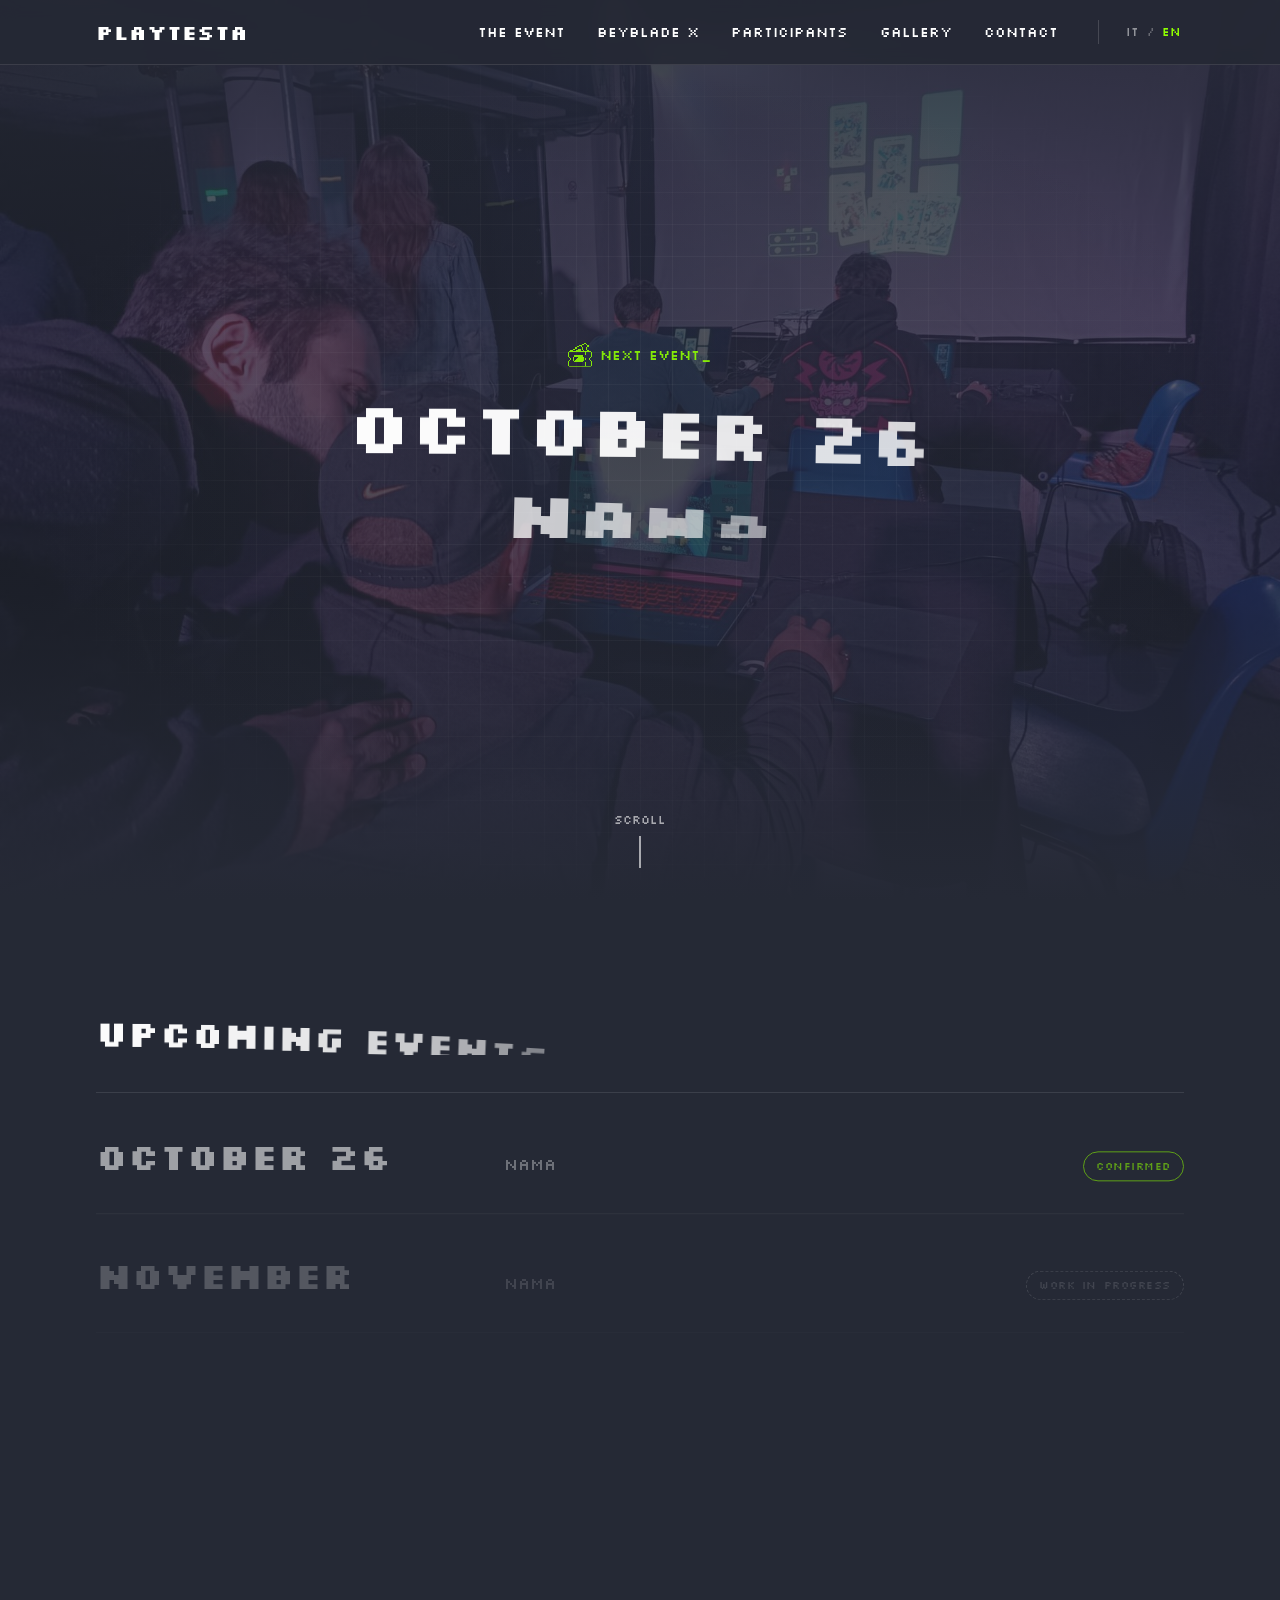
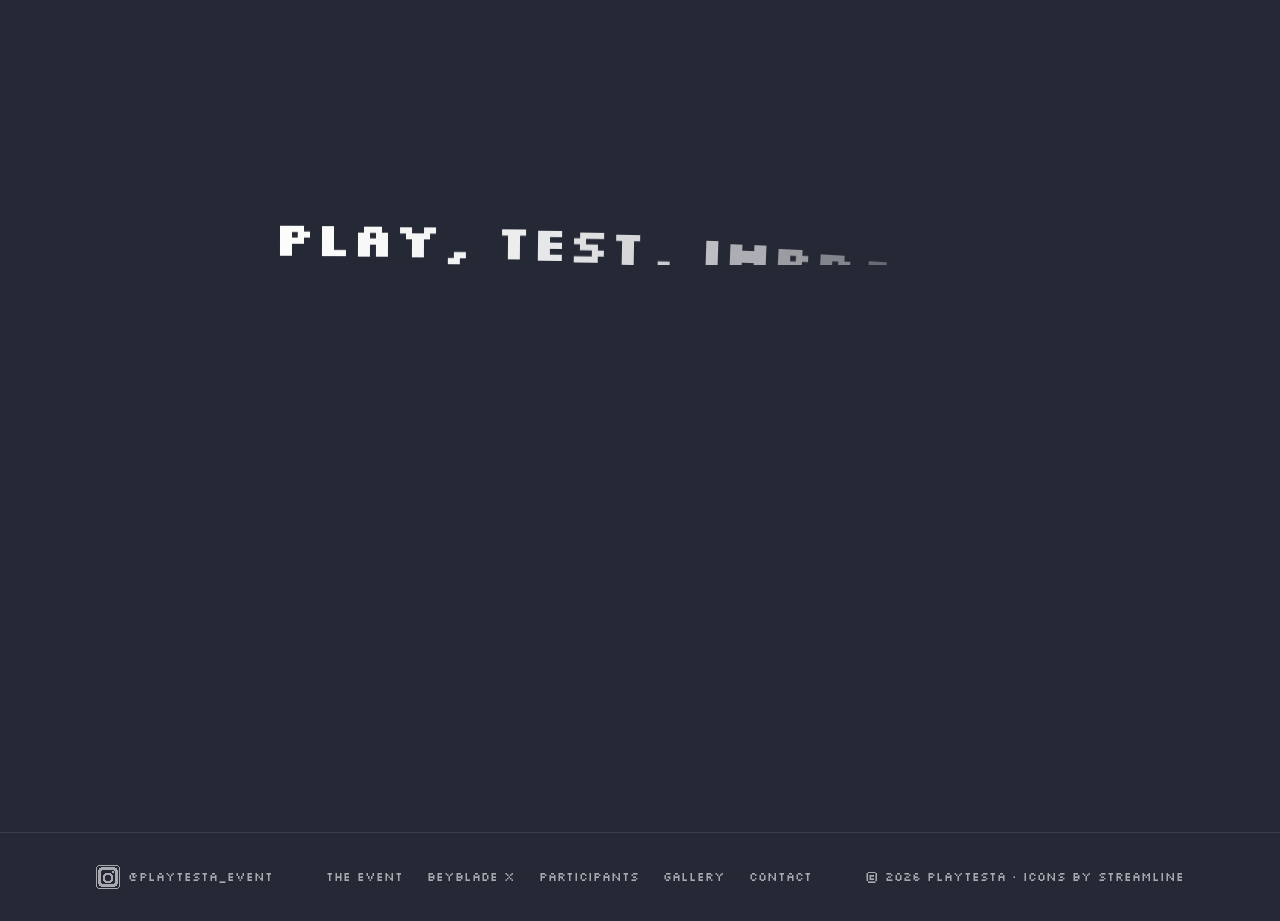
<file: index.html>
<!doctype html>
<html lang="it">
<head>
  <meta charset="utf-8">
  <meta name="viewport" content="width=device-width, initial-scale=1">
  <title>Playtesta</title>
  <meta name="description" content="Playtesta è l'evento dedicato ai giochi da tavolo e videogiochi in fase di sviluppo.">
  <meta name="theme-color" content="#252935">

  <!-- Open Graph (anteprima quando condividi il link) -->
  <meta property="og:title" content="Playtesta">
  <meta property="og:description" content="Playtesta è l'evento dedicato ai giochi da tavolo e videogiochi in fase di sviluppo.">
  <meta property="og:image" content="img/evento-playtesta-3.jpeg">
  <meta property="og:type" content="website">

  <link rel="icon" href="img/favicon.png" type="image/png">
  <link rel="apple-touch-icon" href="img/favicon.png">

  <!-- Font ospitati sul sito + precaricati: arrivano subito, niente attesa da Google -->
  <link rel="preload" href="fonts/silkscreen-latin-400-normal.woff2" as="font" type="font/woff2" crossorigin>
  <link rel="preload" href="fonts/silkscreen-latin-700-normal.woff2" as="font" type="font/woff2" crossorigin>

  <!--
    Stato iniziale:
    - js-anim     : il testo da animare parte nascosto (solo se JS è attivo)
    - show-loader : prima visita della sessione -> schermata di caricamento
    - pt-enter    : arrivo da un'altra pagina del sito -> dissolvenza di entrata
  -->
  <script>
    (function () {
      var d = document.documentElement;
      d.classList.add('js-anim');
      if (window.matchMedia('(prefers-reduced-motion: reduce)').matches) return;
      try {
        if (!sessionStorage.getItem('pt-seen')) d.classList.add('show-loader');
        else if (sessionStorage.getItem('pt-nav')) d.classList.add('pt-enter');
        sessionStorage.removeItem('pt-nav');
      } catch (e) {}
    })();
  </script>

  <!-- CSS: Tailwind già compilato (leggero, niente script da 300KB a ogni visita) + stile del sito -->
  <link rel="stylesheet" href="css/tailwind.css">
  <link rel="stylesheet" href="css/style.css">
</head>
<body class="bg-ink text-white overflow-x-hidden min-h-screen flex flex-col" data-page="index">

  <!-- LOADER (solo al primo ingresso nel sito) -->
  <div id="loader" aria-hidden="true">
    <div class="flex flex-col items-center gap-6 px-6">
      <p class="loader-logo text-3xl sm:text-5xl font-bold">Playtesta</p>
      <div class="loader-bar">
        <span></span><span></span><span></span><span></span><span></span>
        <span></span><span></span><span></span><span></span><span></span>
      </div>
      <p class="text-xs text-white/50"><span id="loader-count">000</span>%</p>
    </div>
  </div>

  <a href="#main" class="sr-only focus:not-sr-only focus:fixed focus:top-2 focus:left-2 focus:z-[90] focus:bg-acid focus:text-black focus:px-4 focus:py-2 focus:rounded" data-i18n="skip">Vai al contenuto</a>

  <!-- NAVBAR -->
  <nav id="navbar" class="fixed top-0 left-0 w-full bg-ink/90 backdrop-blur border-b border-white/10 transition-transform duration-300 z-50">
    <div class="max-w-[1600px] mx-auto px-6 sm:px-8 lg:px-24">
      <div class="flex items-center justify-between h-16">
        <a href="index.html" class="text-xl font-bold hover:text-acid transition">Playtesta</a>

        <!-- Desktop Menu -->
        <div class="hidden xl:flex items-center gap-8 text-sm">
          <a href="evento.html" class="nav-link hover:text-acid transition" data-i18n="nav.evento">L'evento</a>
          <a href="beyblade.html" class="nav-link hover:text-acid transition" data-i18n="nav.beyblade">Beyblade X</a>
          <a href="partecipanti.html" class="nav-link hover:text-acid transition" data-i18n="nav.partecipanti">Partecipanti</a>
          <a href="galleria.html" class="nav-link hover:text-acid transition" data-i18n="nav.galleria">Galleria</a>
          <a href="contatti.html" class="nav-link hover:text-acid transition" data-i18n="nav.contatti">Contatti</a>
          <div class="lang-switch flex items-center gap-1 ml-2 pl-6 border-l border-white/15 text-xs" role="group" aria-label="Lingua / Language">
            <button type="button" data-lang="it">IT</button><span class="text-white/30">/</span><button type="button" data-lang="en">EN</button>
          </div>
        </div>

        <!-- Mobile Hamburger -->
        <button id="hamburger" type="button" class="xl:hidden flex flex-col gap-1 p-2 -mr-2" aria-label="Menu" aria-controls="mobileMenu" aria-expanded="false">
          <span class="block w-7 h-[3px] bg-white"></span>
          <span class="block w-7 h-[3px] bg-white"></span>
          <span class="block w-7 h-[3px] bg-white"></span>
        </button>
      </div>
    </div>
  </nav>

  <!-- MOBILE MENU -->
  <div id="mobileMenu" role="dialog" aria-modal="true" aria-label="Menu" aria-hidden="true" class="xl:hidden fixed inset-0 bg-ink translate-x-full transition-transform duration-500 ease-[cubic-bezier(.7,0,.2,1)] z-[80] flex flex-col">
    <!-- Barra in alto: stessa altezza della navbar, X dove c'era l'hamburger -->
    <div class="flex items-center justify-between h-16 px-6 sm:px-8 border-b border-white/10 shrink-0">
      <a href="index.html" data-menu-link class="text-xl font-bold hover:text-acid transition">Playtesta</a>
      <button id="mobile-menu-close" type="button" class="p-2 -mr-2 text-white hover:text-acid transition" aria-label="Chiudi / Close">
        <svg class="pixel-icon w-7 h-7" viewBox="0 0 8 8" aria-hidden="true"><path fill="currentColor" d="M0 0h1v1h-1zM1 1h1v1h-1zM2 2h1v1h-1zM3 3h1v1h-1zM4 4h1v1h-1zM5 5h1v1h-1zM6 6h1v1h-1zM7 7h1v1h-1zM7 0h1v1h-1zM6 1h1v1h-1zM5 2h1v1h-1zM4 3h1v1h-1zM3 4h1v1h-1zM2 5h1v1h-1zM1 6h1v1h-1zM0 7h1v1h-1z"/></svg>
      </button>
    </div>

    <div class="flex-1 flex flex-col justify-center px-8 gap-5 overflow-y-auto py-8">
        <div class="overflow-hidden">
          <a href="evento.html" data-menu-link class="flex items-baseline gap-4 text-3xl sm:text-5xl font-bold text-white hover:text-acid transition-colors">
            <span data-i18n="nav.evento">L'evento</span>
          </a>
        </div>
        <div class="overflow-hidden">
          <a href="beyblade.html" data-menu-link class="flex items-baseline gap-4 text-3xl sm:text-5xl font-bold text-white hover:text-acid transition-colors">
            <span data-i18n="nav.beyblade">Beyblade X</span>
          </a>
        </div>
        <div class="overflow-hidden">
          <a href="partecipanti.html" data-menu-link class="flex items-baseline gap-4 text-3xl sm:text-5xl font-bold text-white hover:text-acid transition-colors">
            <span data-i18n="nav.partecipanti">Partecipanti</span>
          </a>
        </div>
        <div class="overflow-hidden">
          <a href="galleria.html" data-menu-link class="flex items-baseline gap-4 text-3xl sm:text-5xl font-bold text-white hover:text-acid transition-colors">
            <span data-i18n="nav.galleria">Galleria</span>
          </a>
        </div>
        <div class="overflow-hidden">
          <a href="contatti.html" data-menu-link class="flex items-baseline gap-4 text-3xl sm:text-5xl font-bold text-white hover:text-acid transition-colors">
            <span data-i18n="nav.contatti">Contatti</span>
          </a>
        </div>
      <div class="mt-10 flex items-center justify-between text-xs">
        <a href="https://www.instagram.com/playtesta_event" target="_blank" rel="noopener" class="text-white/50 hover:text-acid transition">IG @playtesta_event ↗</a>
        <div class="lang-switch flex items-center gap-1 text-sm" role="group" aria-label="Lingua / Language">
            <button type="button" data-lang="it">IT</button><span class="text-white/30">/</span><button type="button" data-lang="en">EN</button>
          </div>
      </div>
    </div>
  </div>

  <main id="main" class="flex-1">

    <!-- HERO HOME — prossimo evento.
         ✏️ Per cambiarlo aggiorna data/luogo qui e la traduzione "idx.title" in js/i18n.js -->
    <section class="screen relative isolate overflow-hidden flex flex-col justify-center items-center text-center px-6 pt-16">

      <!-- VIDEO DI SFONDO — il link si imposta UNA volta in js/main.js (HERO_VIDEO_URL).
           Finché il video non c'è (o non parte) si vede la foto di sfondo. -->
      <div class="hero-media" aria-hidden="true">
        <video class="hero-video" muted loop playsinline preload="none"></video>
        <!-- livello grigio scuro (colore del sito) per il contrasto dei testi -->
        <div class="hero-overlay"></div>
      </div>
      <div class="pixel-bg absolute inset-0 pointer-events-none z-[1]" aria-hidden="true"></div>

      <!-- Pausa/riproduci (accessibilità: chi vuole può fermare il movimento) -->
      <button type="button" class="hero-video-toggle" data-video-toggle hidden aria-pressed="false" aria-label="Metti in pausa il video">
        <svg class="pixel-icon icon-pause" viewBox="0 0 8 8" aria-hidden="true"><path fill="currentColor" d="M1 1h2v6H1zM5 1h2v6H5z"/></svg><svg class="pixel-icon icon-play" viewBox="0 0 32 32" aria-hidden="true"><path fill="currentColor" d="M29.71 3.05h1.53v25.9h-1.53Zm-1.52 25.9h1.52v1.52h-1.52Zm0-27.43h1.52v1.53h-1.52ZM3.81 30.47h24.38V32H3.81Zm21.33-6.09h1.52v1.52h-1.52Zm-1.52 1.52h1.52v1.53h-1.52Zm0-3.05h1.52v1.53h-1.52ZM9.9 19.81h1.53v-1.53h15.23v-1.52H11.43v-1.52H9.9v1.52H5.33v1.52H9.9zm13.72-7.62h3.04v1.52h-3.04Zm0-3.05h3.04v1.52h-3.04Zm-1.53 18.29h1.53v1.52h-1.53Zm0-6.1h1.53v1.52h-1.53Zm-4.57-9.14h3.05v1.52h-3.05Zm0-3.05h3.05v1.52h-3.05Zm0-3.05h3.05v1.53h-3.05Zm0 16.76H16v-1.52h-1.53v7.62H16v-1.52h1.52V25.9h1.53v-1.52h-1.53zm-6.09-10.66h3.04v1.52h-3.04Zm0-3.05h3.04v1.52h-3.04Zm0-3.05h3.04v1.53h-3.04Zm0-3.04h3.04v1.52h-3.04ZM8.38 27.43H9.9v1.52H8.38Zm0-6.1H9.9v1.52H8.38ZM6.85 25.9h1.53v1.53H6.85Zm0-3.05h1.53v1.53H6.85ZM5.33 12.19h3.05v1.52H5.33Zm0-3.05h3.05v1.52H5.33Zm0 15.24h1.52v1.52H5.33ZM3.81 0h24.38v1.52H3.81ZM2.28 28.95h1.53v1.52H2.28Zm0-27.43h1.53v1.53H2.28ZM.76 3.05h1.52v25.9H.76Z"/></svg>
      </button>

      <p class="relative z-[2] text-acid text-xs sm:text-sm mb-6 flex items-center gap-2" data-reveal><svg class="pixel-icon w-6 h-6" viewBox="0 0 32 32" aria-hidden="true"><path fill="currentColor" d="M30.47 24.38H32v6.1h-1.53Zm0-12.19H32v6.1h-1.53Zm-1.52 10.67h1.52v1.52h-1.52Zm0-4.57h1.52v1.52h-1.52Zm-4.57 12.19V25.9h-1.53v4.58H1.52V32h28.95v-1.52zm3.04-10.67h1.53v3.05h-1.53ZM25.9 3.05h1.52V6.1H25.9ZM24.38 6.1h1.52v3.04h-1.52Zm0-4.58h1.52v1.53h-1.52Zm-1.53 18.29h1.53v3.05h-1.53ZM21.33 0h3.05v1.52h-3.05Zm-3.05 1.52h3.05v1.53h-3.05Zm1.52 15.24H7.61v1.53h6.1v1.52h-1.52v1.52h-1.53v1.53H9.14v1.52H7.61v1.52H19.8v-1.52h1.53v-6.09H19.8zM18.28 6.1h1.52v3.04h-1.52Zm-1.52 0h1.52V3.05h-3.05v1.52h1.53zm-4.57-1.53h3.04V6.1h-3.04ZM9.14 6.1h3.05v1.52H9.14ZM6.09 7.62h3.05v1.52H6.09Zm0 10.67h1.52v6.09H6.09Zm-3.05 1.52h1.53v3.05H3.04Z"/><path fill="currentColor" d="M22.85 12.19v4.57h1.53v-4.57h6.09v-1.52h-3.05V9.14H25.9v1.53h-4.57V9.14H19.8v1.53h-3.04V7.62h-3.05v1.52h-3.05v1.53H6.09V9.14H3.04v1.53H1.52v1.52zM1.52 22.86h1.52v1.52H1.52Zm0-4.57h1.52v1.52H1.52ZM0 24.38h1.52v6.1H0Zm0-12.19h1.52v6.1H0Z"/></svg><span class="blink" data-i18n="home.eyebrow">Prossimo evento</span></p>

      <h1 class="relative z-[2] text-4xl sm:text-5xl md:text-6xl lg:text-7xl max-w-4xl mb-10 font-bold leading-[1.1]" data-split="load" data-i18n="idx.title">26 ottobre<br>NAMA</h1>

      <!-- Una sola CTA: primary -->
      <div class="relative z-[2] w-full flex flex-col items-center gap-4">
        <a href="evento.html" class="btn btn-primary" data-reveal data-delay="0.5" data-i18n="idx.cta">SCOPRI L'EVENTO</a>
      </div>

      <a href="#about" class="absolute z-[2] bottom-8 left-1/2 -translate-x-1/2 text-white/60 hover:text-acid text-xs flex flex-col items-center gap-2 transition" aria-label="Scroll">
        scroll
        <span class="block w-[2px] h-8 bg-current animate-pulse"></span>
      </a>
    </section>


    <!-- PROSSIMI EVENTI — ✏️ aggiorna date e stato qui e le voci "next.*" in js/i18n.js -->
    <section id="prossimi" class="px-6 sm:px-8 lg:px-24 max-w-[1600px] mx-auto w-full py-20 md:py-28">
      <h2 class="text-2xl md:text-4xl font-bold mb-10" data-split data-i18n="next.title">Prossimi eventi</h2>
      <ol class="next-events">
        <li class="next-event" data-reveal>
          <span class="next-date" data-i18n="next.d1">26 ottobre</span>
          <span class="next-place">NAMA</span>
          <span class="next-status is-confirmed" data-i18n="next.confirmed">Confermato</span>
        </li>
        <li class="next-event" data-reveal>
          <span class="next-date" data-i18n="next.d2">Novembre</span>
          <span class="next-place">NAMA</span>
          <span class="next-status is-wip" data-i18n="next.wip">Work in progress</span>
        </li>
        <li class="next-event" data-reveal>
          <span class="next-date" data-i18n="next.d3">10 dicembre</span>
          <span class="next-place">NAMA</span>
          <span class="next-status is-confirmed" data-i18n="next.confirmed">Confermato</span>
        </li>
      </ol>
    </section>

    <!-- ABOUT (anteprima) -->
    <section id="about" class="screen flex flex-col justify-center items-start text-left md:items-center md:text-center px-6 sm:px-8 py-24">
      <h2 class="text-3xl md:text-5xl mb-8 font-bold" data-split data-i18n="home.aboutTitle">Play, Test, Improve.</h2>
      <p class="text-white/60 text-sm md:text-base max-w-xl leading-relaxed" data-reveal data-i18n="home.aboutText">Playtesta è il gaming showcase per chi crea giochi e videogiochi. E per chi ama giocarli.<br><br>Giochi da tavolo, videogiochi e progetti indie, un giovedì al mese al NAMA. L'ingresso è gratuito con la tessera NAMA.</p>
      <!-- Una sola CTA: primary -->
      <a href="evento.html#prenota" class="btn btn-primary mt-10" data-reveal data-i18n="home.aboutCta">Prenota il tuo posto</a>
    </section>

  </main>

  <!-- FOOTER -->
  <footer id="footer" class="border-t border-white/10">
    <div class="max-w-[1600px] mx-auto px-6 sm:px-8 lg:px-24 py-8 flex flex-col md:flex-row items-center justify-between gap-4 text-xs text-white/60">
      <a href="https://www.instagram.com/playtesta_event" target="_blank" rel="noopener" class="inline-flex items-center gap-2 hover:text-acid transition"><svg class="pixel-icon w-6 h-6" viewBox="0 0 32 32" aria-hidden="true"><path fill="currentColor" d="M30.47 3.05H32v25.9h-1.53Zm-1.52 25.9h1.52v1.53h-1.52Zm0-27.43h1.52v1.53h-1.52ZM3.04 30.48h25.91V32H3.04ZM27.42 4.57H25.9V3.05H6.09v1.52H4.57v1.52H3.04V25.9h1.53v1.53h1.52v1.52H25.9v-1.52h1.52V25.9h1.53V6.09h-1.53ZM25.9 24.38h-1.52v1.52H7.61v-1.52H6.09V7.62h1.52V6.09h16.77v1.53h1.52Z"/><path fill="currentColor" d="M21.33 7.62h3.05v3.05h-3.05Zm0 4.57h-1.52v-1.52h-7.62v1.52h-1.53v1.52H9.14v7.62h1.52v1.53h1.53v1.52h7.62v-1.52h1.52v-1.53h1.52v-7.62h-1.52Zm-1.52 7.62h-1.53v1.52h-4.57v-1.52h-1.52v-4.57h1.52v-1.53h4.57v1.53h1.53ZM3.04 0h25.91v1.52H3.04ZM1.52 28.95h1.52v1.53H1.52Zm0-27.43h1.52v1.53H1.52ZM0 3.05h1.52v25.9H0Z"/></svg>@playtesta_event</a>
      <div class="flex flex-wrap justify-center gap-x-6 gap-y-2">
        <a href="evento.html" class="hover:text-acid transition" data-i18n="nav.evento">L'evento</a>
        <a href="beyblade.html" class="hover:text-acid transition" data-i18n="nav.beyblade">Beyblade X</a>
        <a href="partecipanti.html" class="hover:text-acid transition" data-i18n="nav.partecipanti">Partecipanti</a>
        <a href="galleria.html" class="hover:text-acid transition" data-i18n="nav.galleria">Galleria</a>
        <a href="contatti.html" class="hover:text-acid transition" data-i18n="nav.contatti">Contatti</a>
      </div>
      <p>© <span data-year>2026</span> Playtesta · <a href="https://www.streamlinehq.com/icons/pixel" target="_blank" rel="noopener" class="hover:text-acid transition" data-i18n="footer.icons">Icone Streamline</a></p>
    </div>
  </footer>

  <!-- Script: tutto ospitato sul sito -->
  <script src="js/vendor/gsap.min.js"></script>
  <script src="js/vendor/ScrollTrigger.min.js"></script>
  <script src="js/i18n.js"></script>
  <script src="js/main.js"></script>
</body>
</html>
</file>
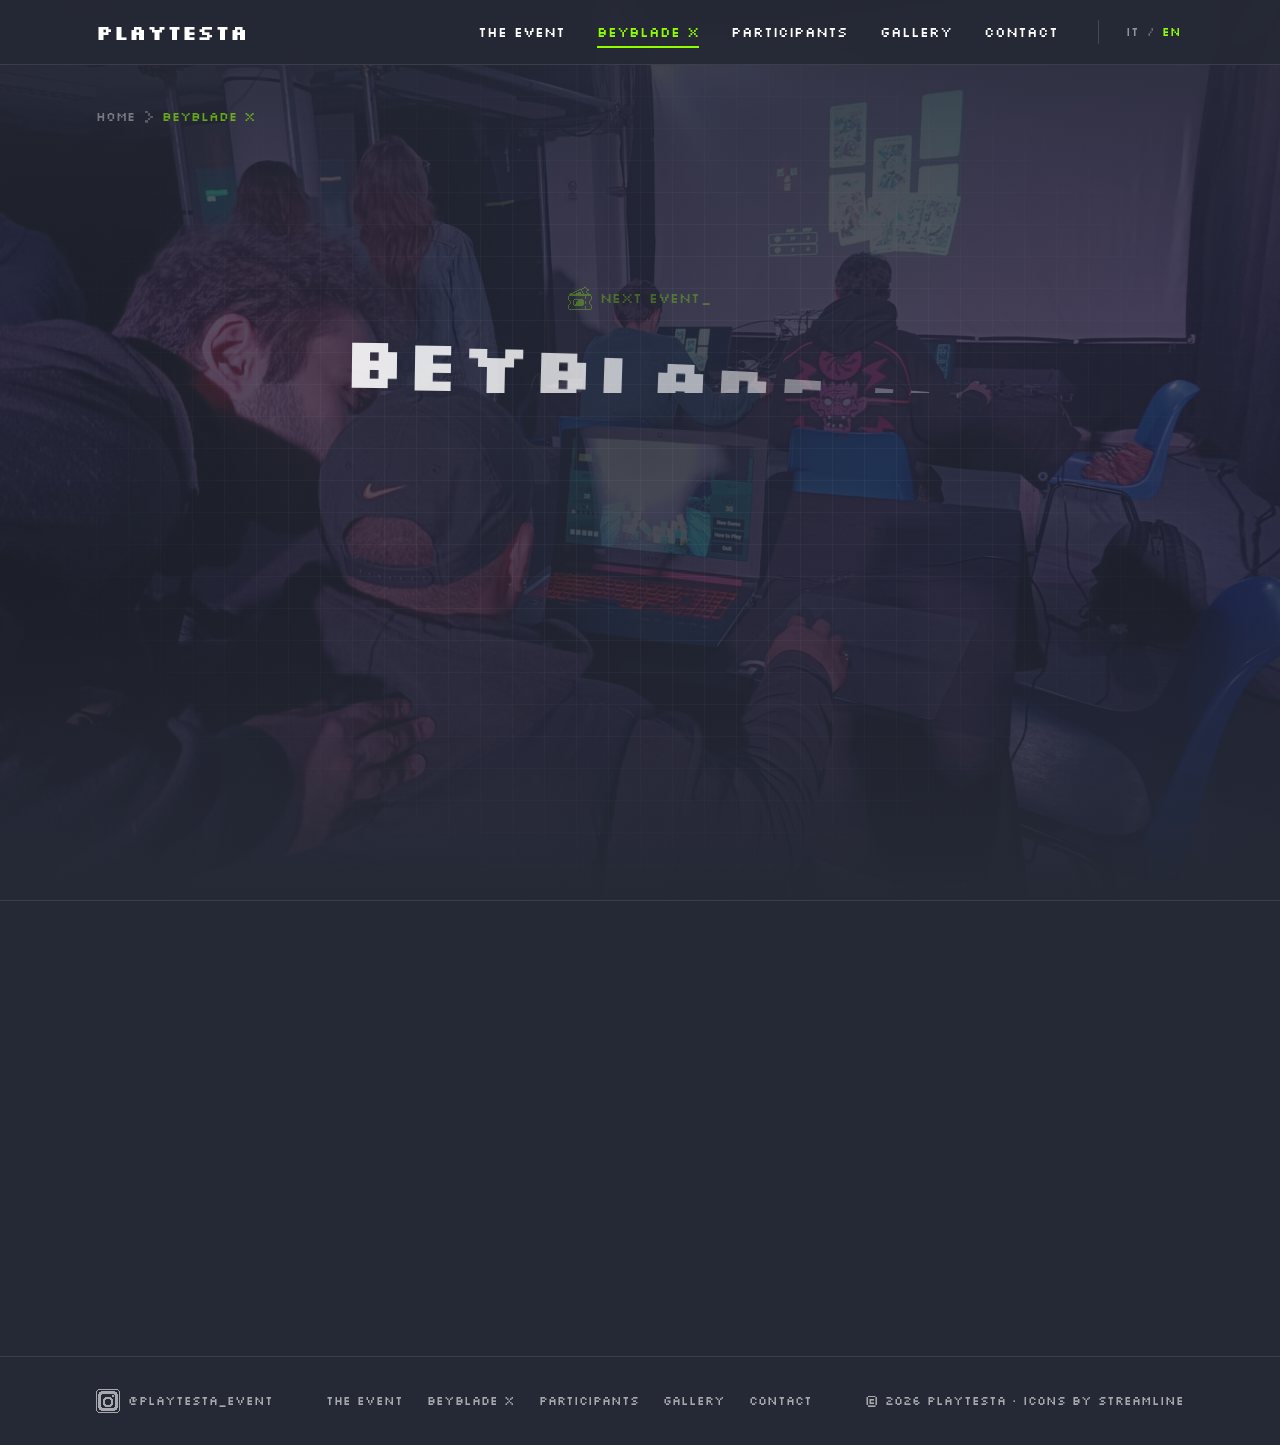
<file: beyblade.html>
<!doctype html>
<html lang="it">
<head>
  <meta charset="utf-8">
  <meta name="viewport" content="width=device-width, initial-scale=1">
  <title>Beyblade X | Playtesta</title>
  <meta name="description" content="Tornei di Beyblade X a Playtesta: iscrizioni e regolamento.">
  <meta name="theme-color" content="#252935">

  <!-- Open Graph (anteprima quando condividi il link) -->
  <meta property="og:title" content="Beyblade X | Playtesta">
  <meta property="og:description" content="Tornei di Beyblade X a Playtesta: iscrizioni e regolamento.">
  <meta property="og:image" content="img/evento-playtesta-3.jpeg">
  <meta property="og:type" content="website">

  <link rel="icon" href="img/favicon.png" type="image/png">
  <link rel="apple-touch-icon" href="img/favicon.png">

  <!-- Font ospitati sul sito + precaricati: arrivano subito, niente attesa da Google -->
  <link rel="preload" href="fonts/silkscreen-latin-400-normal.woff2" as="font" type="font/woff2" crossorigin>
  <link rel="preload" href="fonts/silkscreen-latin-700-normal.woff2" as="font" type="font/woff2" crossorigin>

  <!--
    Stato iniziale:
    - js-anim     : il testo da animare parte nascosto (solo se JS è attivo)
    - show-loader : prima visita della sessione -> schermata di caricamento
    - pt-enter    : arrivo da un'altra pagina del sito -> dissolvenza di entrata
  -->
  <script>
    (function () {
      var d = document.documentElement;
      d.classList.add('js-anim');
      if (window.matchMedia('(prefers-reduced-motion: reduce)').matches) return;
      try {
        if (!sessionStorage.getItem('pt-seen')) d.classList.add('show-loader');
        else if (sessionStorage.getItem('pt-nav')) d.classList.add('pt-enter');
        sessionStorage.removeItem('pt-nav');
      } catch (e) {}
    })();
  </script>

  <!-- CSS: Tailwind già compilato (leggero, niente script da 300KB a ogni visita) + stile del sito -->
  <link rel="stylesheet" href="css/tailwind.css">
  <link rel="stylesheet" href="css/style.css">
</head>
<body class="bg-ink text-white overflow-x-hidden min-h-screen flex flex-col" data-page="beyblade">

  <!-- LOADER (solo al primo ingresso nel sito) -->
  <div id="loader" aria-hidden="true">
    <div class="flex flex-col items-center gap-6 px-6">
      <p class="loader-logo text-3xl sm:text-5xl font-bold">Playtesta</p>
      <div class="loader-bar">
        <span></span><span></span><span></span><span></span><span></span>
        <span></span><span></span><span></span><span></span><span></span>
      </div>
      <p class="text-xs text-white/50"><span id="loader-count">000</span>%</p>
    </div>
  </div>

  <a href="#main" class="sr-only focus:not-sr-only focus:fixed focus:top-2 focus:left-2 focus:z-[90] focus:bg-acid focus:text-black focus:px-4 focus:py-2 focus:rounded" data-i18n="skip">Vai al contenuto</a>

  <!-- NAVBAR -->
  <nav id="navbar" class="fixed top-0 left-0 w-full bg-ink/90 backdrop-blur border-b border-white/10 transition-transform duration-300 z-50">
    <div class="max-w-[1600px] mx-auto px-6 sm:px-8 lg:px-24">
      <div class="flex items-center justify-between h-16">
        <a href="index.html" class="text-xl font-bold hover:text-acid transition">Playtesta</a>

        <!-- Desktop Menu -->
        <div class="hidden xl:flex items-center gap-8 text-sm">
          <a href="evento.html" class="nav-link hover:text-acid transition" data-i18n="nav.evento">L'evento</a>
          <a href="beyblade.html" class="nav-link hover:text-acid transition" aria-current="page" data-i18n="nav.beyblade">Beyblade X</a>
          <a href="partecipanti.html" class="nav-link hover:text-acid transition" data-i18n="nav.partecipanti">Partecipanti</a>
          <a href="galleria.html" class="nav-link hover:text-acid transition" data-i18n="nav.galleria">Galleria</a>
          <a href="contatti.html" class="nav-link hover:text-acid transition" data-i18n="nav.contatti">Contatti</a>
          <div class="lang-switch flex items-center gap-1 ml-2 pl-6 border-l border-white/15 text-xs" role="group" aria-label="Lingua / Language">
            <button type="button" data-lang="it">IT</button><span class="text-white/30">/</span><button type="button" data-lang="en">EN</button>
          </div>
        </div>

        <!-- Mobile Hamburger -->
        <button id="hamburger" type="button" class="xl:hidden flex flex-col gap-1 p-2 -mr-2" aria-label="Menu" aria-controls="mobileMenu" aria-expanded="false">
          <span class="block w-7 h-[3px] bg-white"></span>
          <span class="block w-7 h-[3px] bg-white"></span>
          <span class="block w-7 h-[3px] bg-white"></span>
        </button>
      </div>
    </div>
  </nav>

  <!-- MOBILE MENU -->
  <div id="mobileMenu" role="dialog" aria-modal="true" aria-label="Menu" aria-hidden="true" class="xl:hidden fixed inset-0 bg-ink translate-x-full transition-transform duration-500 ease-[cubic-bezier(.7,0,.2,1)] z-[80] flex flex-col">
    <!-- Barra in alto: stessa altezza della navbar, X dove c'era l'hamburger -->
    <div class="flex items-center justify-between h-16 px-6 sm:px-8 border-b border-white/10 shrink-0">
      <a href="index.html" data-menu-link class="text-xl font-bold hover:text-acid transition">Playtesta</a>
      <button id="mobile-menu-close" type="button" class="p-2 -mr-2 text-white hover:text-acid transition" aria-label="Chiudi / Close">
        <svg class="pixel-icon w-7 h-7" viewBox="0 0 8 8" aria-hidden="true"><path fill="currentColor" d="M0 0h1v1h-1zM1 1h1v1h-1zM2 2h1v1h-1zM3 3h1v1h-1zM4 4h1v1h-1zM5 5h1v1h-1zM6 6h1v1h-1zM7 7h1v1h-1zM7 0h1v1h-1zM6 1h1v1h-1zM5 2h1v1h-1zM4 3h1v1h-1zM3 4h1v1h-1zM2 5h1v1h-1zM1 6h1v1h-1zM0 7h1v1h-1z"/></svg>
      </button>
    </div>

    <div class="flex-1 flex flex-col justify-center px-8 gap-5 overflow-y-auto py-8">
        <div class="overflow-hidden">
          <a href="evento.html" data-menu-link class="flex items-baseline gap-4 text-3xl sm:text-5xl font-bold text-white hover:text-acid transition-colors">
            <span data-i18n="nav.evento">L'evento</span>
          </a>
        </div>
        <div class="overflow-hidden">
          <a href="beyblade.html" data-menu-link class="flex items-baseline gap-4 text-3xl sm:text-5xl font-bold text-acid transition-colors" aria-current="page">
            <span data-i18n="nav.beyblade">Beyblade X</span>
          </a>
        </div>
        <div class="overflow-hidden">
          <a href="partecipanti.html" data-menu-link class="flex items-baseline gap-4 text-3xl sm:text-5xl font-bold text-white hover:text-acid transition-colors">
            <span data-i18n="nav.partecipanti">Partecipanti</span>
          </a>
        </div>
        <div class="overflow-hidden">
          <a href="galleria.html" data-menu-link class="flex items-baseline gap-4 text-3xl sm:text-5xl font-bold text-white hover:text-acid transition-colors">
            <span data-i18n="nav.galleria">Galleria</span>
          </a>
        </div>
        <div class="overflow-hidden">
          <a href="contatti.html" data-menu-link class="flex items-baseline gap-4 text-3xl sm:text-5xl font-bold text-white hover:text-acid transition-colors">
            <span data-i18n="nav.contatti">Contatti</span>
          </a>
        </div>
      <div class="mt-10 flex items-center justify-between text-xs">
        <a href="https://www.instagram.com/playtesta_event" target="_blank" rel="noopener" class="text-white/50 hover:text-acid transition">IG @playtesta_event ↗</a>
        <div class="lang-switch flex items-center gap-1 text-sm" role="group" aria-label="Lingua / Language">
            <button type="button" data-lang="it">IT</button><span class="text-white/30">/</span><button type="button" data-lang="en">EN</button>
          </div>
      </div>
    </div>
  </div>

  <main id="main" class="flex-1 flex flex-col">
    <!-- HERO BEYBLADE X
         ✏️ A ogni nuovo torneo aggiorna: titolo, link ISCRIVITI, link REGOLAMENTO
            e la traduzione "home.title" in js/i18n.js -->
    <section class="screen relative isolate overflow-hidden flex flex-col justify-center items-center text-center px-6 pt-16">

      <!-- VIDEO DI SFONDO — il link si imposta UNA volta in js/main.js (HERO_VIDEO_URL).
           Finché il video non c'è (o non parte) si vede la foto di sfondo. -->
      <div class="hero-media" aria-hidden="true">
        <video class="hero-video" muted loop playsinline preload="none"></video>
        <!-- livello grigio scuro (colore del sito) per il contrasto dei testi -->
        <div class="hero-overlay"></div>
      </div>
      <div class="absolute z-[2] top-20 md:top-24 left-0 right-0 max-w-[1600px] mx-auto px-6 sm:px-8 lg:px-24 text-left" data-reveal><nav class="breadcrumb " aria-label="Breadcrumb">
        <ol itemscope itemtype="https://schema.org/BreadcrumbList">
          <li itemprop="itemListElement" itemscope itemtype="https://schema.org/ListItem">
            <a itemprop="item" href="index.html"><span itemprop="name">Home</span></a>
            <meta itemprop="position" content="1">
          </li>
          <li aria-hidden="true"><svg class="pixel-icon w-2 h-3 text-white/40" viewBox="0 0 3 5" aria-hidden="true"><path fill="currentColor" d="M0 0h1v1H0zM1 1h1v1H1zM2 2h1v1H2zM1 3h1v1H1zM0 4h1v1H0z"/></svg></li>
          <li itemprop="itemListElement" itemscope itemtype="https://schema.org/ListItem">
            <a itemprop="item" href="beyblade.html" aria-current="page"><span itemprop="name" data-i18n="nav.beyblade">Beyblade X</span></a>
            <meta itemprop="position" content="2">
          </li>
        </ol>
      </nav></div>
      <div class="pixel-bg absolute inset-0 pointer-events-none z-[1]" aria-hidden="true"></div>

      <!-- Pausa/riproduci (accessibilità: chi vuole può fermare il movimento) -->
      <button type="button" class="hero-video-toggle" data-video-toggle hidden aria-pressed="false" aria-label="Metti in pausa il video">
        <svg class="pixel-icon icon-pause" viewBox="0 0 8 8" aria-hidden="true"><path fill="currentColor" d="M1 1h2v6H1zM5 1h2v6H5z"/></svg><svg class="pixel-icon icon-play" viewBox="0 0 32 32" aria-hidden="true"><path fill="currentColor" d="M29.71 3.05h1.53v25.9h-1.53Zm-1.52 25.9h1.52v1.52h-1.52Zm0-27.43h1.52v1.53h-1.52ZM3.81 30.47h24.38V32H3.81Zm21.33-6.09h1.52v1.52h-1.52Zm-1.52 1.52h1.52v1.53h-1.52Zm0-3.05h1.52v1.53h-1.52ZM9.9 19.81h1.53v-1.53h15.23v-1.52H11.43v-1.52H9.9v1.52H5.33v1.52H9.9zm13.72-7.62h3.04v1.52h-3.04Zm0-3.05h3.04v1.52h-3.04Zm-1.53 18.29h1.53v1.52h-1.53Zm0-6.1h1.53v1.52h-1.53Zm-4.57-9.14h3.05v1.52h-3.05Zm0-3.05h3.05v1.52h-3.05Zm0-3.05h3.05v1.53h-3.05Zm0 16.76H16v-1.52h-1.53v7.62H16v-1.52h1.52V25.9h1.53v-1.52h-1.53zm-6.09-10.66h3.04v1.52h-3.04Zm0-3.05h3.04v1.52h-3.04Zm0-3.05h3.04v1.53h-3.04Zm0-3.04h3.04v1.52h-3.04ZM8.38 27.43H9.9v1.52H8.38Zm0-6.1H9.9v1.52H8.38ZM6.85 25.9h1.53v1.53H6.85Zm0-3.05h1.53v1.53H6.85ZM5.33 12.19h3.05v1.52H5.33Zm0-3.05h3.05v1.52H5.33Zm0 15.24h1.52v1.52H5.33ZM3.81 0h24.38v1.52H3.81ZM2.28 28.95h1.53v1.52H2.28Zm0-27.43h1.53v1.53H2.28ZM.76 3.05h1.52v25.9H.76Z"/></svg>
      </button>

      <p class="relative z-[2] text-acid text-xs sm:text-sm mb-6 flex items-center gap-2" data-reveal><svg class="pixel-icon w-6 h-6" viewBox="0 0 32 32" aria-hidden="true"><path fill="currentColor" d="M30.47 24.38H32v6.1h-1.53Zm0-12.19H32v6.1h-1.53Zm-1.52 10.67h1.52v1.52h-1.52Zm0-4.57h1.52v1.52h-1.52Zm-4.57 12.19V25.9h-1.53v4.58H1.52V32h28.95v-1.52zm3.04-10.67h1.53v3.05h-1.53ZM25.9 3.05h1.52V6.1H25.9ZM24.38 6.1h1.52v3.04h-1.52Zm0-4.58h1.52v1.53h-1.52Zm-1.53 18.29h1.53v3.05h-1.53ZM21.33 0h3.05v1.52h-3.05Zm-3.05 1.52h3.05v1.53h-3.05Zm1.52 15.24H7.61v1.53h6.1v1.52h-1.52v1.52h-1.53v1.53H9.14v1.52H7.61v1.52H19.8v-1.52h1.53v-6.09H19.8zM18.28 6.1h1.52v3.04h-1.52Zm-1.52 0h1.52V3.05h-3.05v1.52h1.53zm-4.57-1.53h3.04V6.1h-3.04ZM9.14 6.1h3.05v1.52H9.14ZM6.09 7.62h3.05v1.52H6.09Zm0 10.67h1.52v6.09H6.09Zm-3.05 1.52h1.53v3.05H3.04Z"/><path fill="currentColor" d="M22.85 12.19v4.57h1.53v-4.57h6.09v-1.52h-3.05V9.14H25.9v1.53h-4.57V9.14H19.8v1.53h-3.04V7.62h-3.05v1.52h-3.05v1.53H6.09V9.14H3.04v1.53H1.52v1.52zM1.52 22.86h1.52v1.52H1.52Zm0-4.57h1.52v1.52H1.52ZM0 24.38h1.52v6.1H0Zm0-12.19h1.52v6.1H0Z"/></svg><span class="blink" data-i18n="home.eyebrow">Prossimo evento</span></p>

      <h1 class="relative z-[2] text-4xl sm:text-5xl md:text-6xl lg:text-7xl max-w-4xl mb-10 font-bold leading-[1.1]" data-split="load" data-i18n="home.title">Torneo di Beyblade X<br>22 ottobre</h1>

      <!-- Due CTA: primary + secondary -->
      <div class="relative z-[2] w-full flex flex-col items-center gap-4">
        <a href="https://gearsports.it/tournaments/ea77d619-6228-438c-a6b4-5f53eeae01c7" target="_blank" rel="noopener" class="btn btn-primary" data-reveal data-delay="0.5" data-i18n="home.cta1">ISCRIVITI!</a>
        <a href="https://gearsports.it/tournaments/ea77d619-6228-438c-a6b4-5f53eeae01c7" target="_blank" rel="noopener" class="btn btn-secondary" data-reveal data-delay="0.6"><svg class="pixel-icon w-7 h-7" viewBox="0 0 32 32" aria-hidden="true"><path fill="currentColor" d="M28.195 20.575h1.52v6.09h-1.52Zm-1.53 6.09h1.53v1.53h-1.53Zm0-7.61h1.53v1.52h-1.53Zm-1.52-1.53h1.52v1.53h-1.52Zm-4.57 10.67h6.09v1.52h-6.09Zm3.04-12.19h1.53v1.52h-1.53Zm-4.57-1.53h4.57v1.53h-4.57Zm0 12.19h1.53v1.53h-1.53Zm-1.52-1.52h1.52v1.52h-1.52Z"/><path fill="currentColor" d="M14.475 11.435h-3.05v3.04h1.53v1.53h1.52v1.52h1.53v1.53h1.52v1.52h3.05v-3.05h-1.53v-1.52h-1.52v-1.53h-1.52v-1.52h-1.53zm1.53 12.19h1.52v1.52h-1.52Zm0-15.24h1.52v4.57h-1.52Z"/><path fill="currentColor" d="M14.475 19.055h1.53v4.57h-1.53Zm0-12.19h1.53v1.52h-1.53Zm-1.52-1.53h1.52v1.53h-1.52Zm-1.53-1.52h1.53v1.52h-1.53Zm-3.04 12.19h4.57v1.52h-4.57Zm-1.53-1.53h1.53v1.53h-1.53Zm-1.52-12.19h6.09v1.53h-6.09Zm0 10.67h1.52v1.52h-1.52Zm-1.52-1.52h1.52v1.52h-1.52Zm0-7.62h1.52v1.52h-1.52Zm-1.53 1.52h1.53v6.1h-1.53Z"/></svg><span data-i18n="home.cta2">REGOLAMENTO</span></a>
      </div>
    </section>


    <!-- INFO TORNEO — iscrizione, regolamento e dettagli sono su GearSports -->
    <section class="px-6 sm:px-8 lg:px-24 max-w-[1600px] mx-auto w-full py-20 md:py-28 border-t border-white/10">
      <h2 class="text-2xl md:text-4xl font-bold mb-8" data-split data-i18n="bey.infoTitle">Info torneo</h2>
      <div class="grid md:grid-cols-[minmax(0,2fr)_minmax(0,1fr)] gap-10 items-start">
        <div>
          <p class="text-white/60 text-sm md:text-base leading-relaxed max-w-2xl mb-6" data-reveal data-i18n="bey.infoText">Iscrizioni, regolamento, formato, premi e orari del torneo sono tutti sulla pagina ufficiale di GearSports, sempre aggiornata.</p>
          <ul class="bey-info-list" data-reveal>
            <li data-i18n="bey.i1">Dove: NAMA – Nuovo Anfiteatro Martesana</li>
            <li data-i18n="bey.i2">Iscrizione e regolamento: su GearSports</li>
            <li data-i18n="bey.i3">Tessera NAMA richiesta per entrare</li>
          </ul>
        </div>
        <a href="https://gearsports.it/tournaments/ea77d619-6228-438c-a6b4-5f53eeae01c7" target="_blank" rel="noopener" class="btn btn-primary" data-reveal><span data-i18n="bey.infoCta">Vai al torneo</span> ↗</a>
      </div>
    </section>
  </main>

  <!-- FOOTER -->
  <footer id="footer" class="border-t border-white/10">
    <div class="max-w-[1600px] mx-auto px-6 sm:px-8 lg:px-24 py-8 flex flex-col md:flex-row items-center justify-between gap-4 text-xs text-white/60">
      <a href="https://www.instagram.com/playtesta_event" target="_blank" rel="noopener" class="inline-flex items-center gap-2 hover:text-acid transition"><svg class="pixel-icon w-6 h-6" viewBox="0 0 32 32" aria-hidden="true"><path fill="currentColor" d="M30.47 3.05H32v25.9h-1.53Zm-1.52 25.9h1.52v1.53h-1.52Zm0-27.43h1.52v1.53h-1.52ZM3.04 30.48h25.91V32H3.04ZM27.42 4.57H25.9V3.05H6.09v1.52H4.57v1.52H3.04V25.9h1.53v1.53h1.52v1.52H25.9v-1.52h1.52V25.9h1.53V6.09h-1.53ZM25.9 24.38h-1.52v1.52H7.61v-1.52H6.09V7.62h1.52V6.09h16.77v1.53h1.52Z"/><path fill="currentColor" d="M21.33 7.62h3.05v3.05h-3.05Zm0 4.57h-1.52v-1.52h-7.62v1.52h-1.53v1.52H9.14v7.62h1.52v1.53h1.53v1.52h7.62v-1.52h1.52v-1.53h1.52v-7.62h-1.52Zm-1.52 7.62h-1.53v1.52h-4.57v-1.52h-1.52v-4.57h1.52v-1.53h4.57v1.53h1.53ZM3.04 0h25.91v1.52H3.04ZM1.52 28.95h1.52v1.53H1.52Zm0-27.43h1.52v1.53H1.52ZM0 3.05h1.52v25.9H0Z"/></svg>@playtesta_event</a>
      <div class="flex flex-wrap justify-center gap-x-6 gap-y-2">
        <a href="evento.html" class="hover:text-acid transition" data-i18n="nav.evento">L'evento</a>
        <a href="beyblade.html" class="hover:text-acid transition" data-i18n="nav.beyblade">Beyblade X</a>
        <a href="partecipanti.html" class="hover:text-acid transition" data-i18n="nav.partecipanti">Partecipanti</a>
        <a href="galleria.html" class="hover:text-acid transition" data-i18n="nav.galleria">Galleria</a>
        <a href="contatti.html" class="hover:text-acid transition" data-i18n="nav.contatti">Contatti</a>
      </div>
      <p>© <span data-year>2026</span> Playtesta · <a href="https://www.streamlinehq.com/icons/pixel" target="_blank" rel="noopener" class="hover:text-acid transition" data-i18n="footer.icons">Icone Streamline</a></p>
    </div>
  </footer>

  <!-- Script: tutto ospitato sul sito -->
  <script src="js/vendor/gsap.min.js"></script>
  <script src="js/vendor/ScrollTrigger.min.js"></script>
  <script src="js/i18n.js"></script>
  <script src="js/main.js"></script>
</body>
</html>
</file>
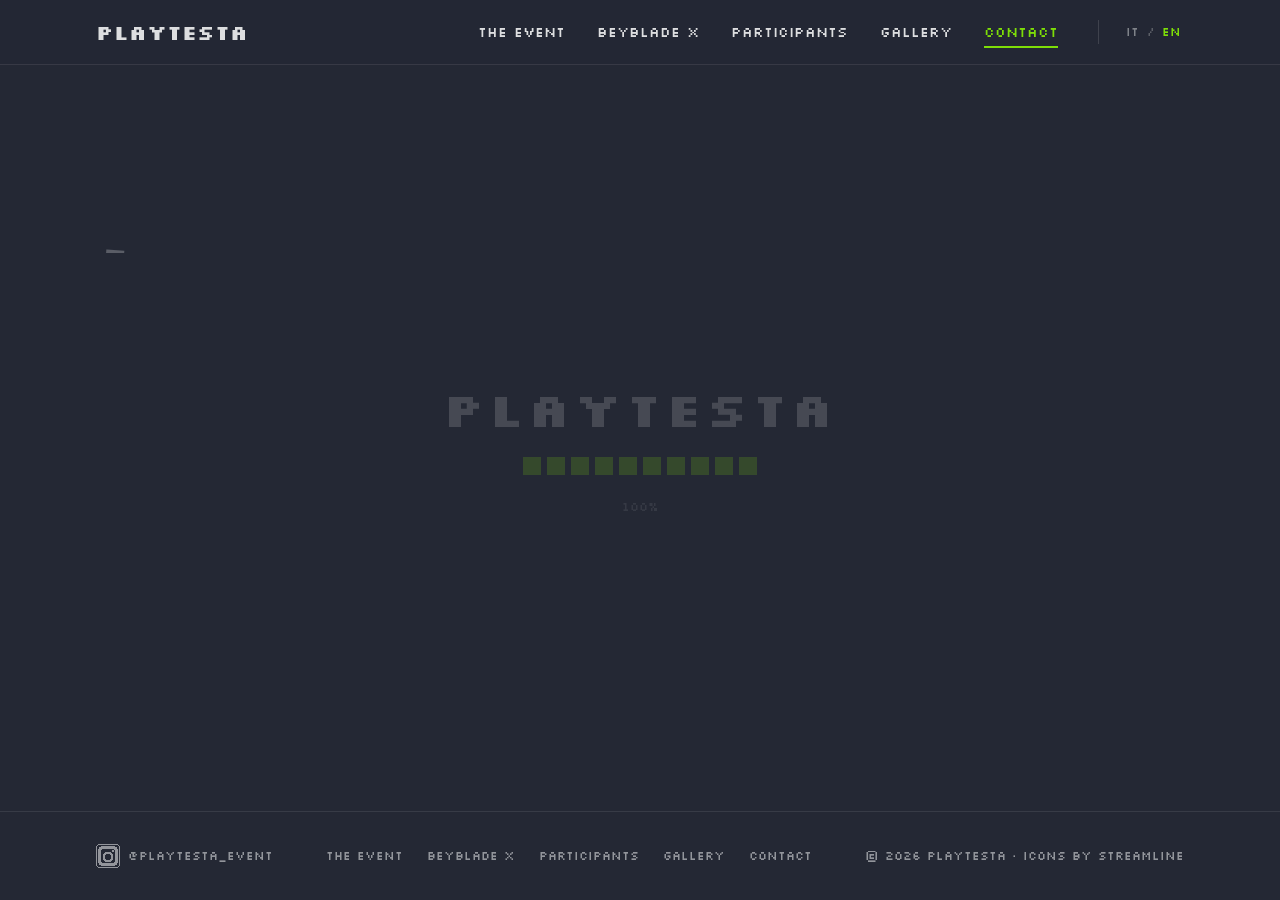
<file: contatti.html>
<!doctype html>
<html lang="it">
<head>
  <meta charset="utf-8">
  <meta name="viewport" content="width=device-width, initial-scale=1">
  <title>Contatti | Playtesta</title>
  <meta name="description" content="Contatta Playtesta: Instagram ed email.">
  <meta name="theme-color" content="#252935">

  <!-- Open Graph (anteprima quando condividi il link) -->
  <meta property="og:title" content="Contatti | Playtesta">
  <meta property="og:description" content="Contatta Playtesta: Instagram ed email.">
  <meta property="og:image" content="img/evento-playtesta-3.jpeg">
  <meta property="og:type" content="website">

  <link rel="icon" href="img/favicon.png" type="image/png">
  <link rel="apple-touch-icon" href="img/favicon.png">

  <!-- Font ospitati sul sito + precaricati: arrivano subito, niente attesa da Google -->
  <link rel="preload" href="fonts/silkscreen-latin-400-normal.woff2" as="font" type="font/woff2" crossorigin>
  <link rel="preload" href="fonts/silkscreen-latin-700-normal.woff2" as="font" type="font/woff2" crossorigin>

  <!--
    Stato iniziale:
    - js-anim     : il testo da animare parte nascosto (solo se JS è attivo)
    - show-loader : prima visita della sessione -> schermata di caricamento
    - pt-enter    : arrivo da un'altra pagina del sito -> dissolvenza di entrata
  -->
  <script>
    (function () {
      var d = document.documentElement;
      d.classList.add('js-anim');
      if (window.matchMedia('(prefers-reduced-motion: reduce)').matches) return;
      try {
        if (!sessionStorage.getItem('pt-seen')) d.classList.add('show-loader');
        else if (sessionStorage.getItem('pt-nav')) d.classList.add('pt-enter');
        sessionStorage.removeItem('pt-nav');
      } catch (e) {}
    })();
  </script>

  <!-- CSS: Tailwind già compilato (leggero, niente script da 300KB a ogni visita) + stile del sito -->
  <link rel="stylesheet" href="css/tailwind.css">
  <link rel="stylesheet" href="css/style.css">
</head>
<body class="bg-ink text-white overflow-x-hidden min-h-screen flex flex-col" data-page="contatti">

  <!-- LOADER (solo al primo ingresso nel sito) -->
  <div id="loader" aria-hidden="true">
    <div class="flex flex-col items-center gap-6 px-6">
      <p class="loader-logo text-3xl sm:text-5xl font-bold">Playtesta</p>
      <div class="loader-bar">
        <span></span><span></span><span></span><span></span><span></span>
        <span></span><span></span><span></span><span></span><span></span>
      </div>
      <p class="text-xs text-white/50"><span id="loader-count">000</span>%</p>
    </div>
  </div>

  <a href="#main" class="sr-only focus:not-sr-only focus:fixed focus:top-2 focus:left-2 focus:z-[90] focus:bg-acid focus:text-black focus:px-4 focus:py-2 focus:rounded" data-i18n="skip">Vai al contenuto</a>

  <!-- NAVBAR -->
  <nav id="navbar" class="fixed top-0 left-0 w-full bg-ink/90 backdrop-blur border-b border-white/10 transition-transform duration-300 z-50">
    <div class="max-w-[1600px] mx-auto px-6 sm:px-8 lg:px-24">
      <div class="flex items-center justify-between h-16">
        <a href="index.html" class="text-xl font-bold hover:text-acid transition">Playtesta</a>

        <!-- Desktop Menu -->
        <div class="hidden xl:flex items-center gap-8 text-sm">
          <a href="evento.html" class="nav-link hover:text-acid transition" data-i18n="nav.evento">L'evento</a>
          <a href="beyblade.html" class="nav-link hover:text-acid transition" data-i18n="nav.beyblade">Beyblade X</a>
          <a href="partecipanti.html" class="nav-link hover:text-acid transition" data-i18n="nav.partecipanti">Partecipanti</a>
          <a href="galleria.html" class="nav-link hover:text-acid transition" data-i18n="nav.galleria">Galleria</a>
          <a href="contatti.html" class="nav-link hover:text-acid transition" aria-current="page" data-i18n="nav.contatti">Contatti</a>
          <div class="lang-switch flex items-center gap-1 ml-2 pl-6 border-l border-white/15 text-xs" role="group" aria-label="Lingua / Language">
            <button type="button" data-lang="it">IT</button><span class="text-white/30">/</span><button type="button" data-lang="en">EN</button>
          </div>
        </div>

        <!-- Mobile Hamburger -->
        <button id="hamburger" type="button" class="xl:hidden flex flex-col gap-1 p-2 -mr-2" aria-label="Menu" aria-controls="mobileMenu" aria-expanded="false">
          <span class="block w-7 h-[3px] bg-white"></span>
          <span class="block w-7 h-[3px] bg-white"></span>
          <span class="block w-7 h-[3px] bg-white"></span>
        </button>
      </div>
    </div>
  </nav>

  <!-- MOBILE MENU -->
  <div id="mobileMenu" role="dialog" aria-modal="true" aria-label="Menu" aria-hidden="true" class="xl:hidden fixed inset-0 bg-ink translate-x-full transition-transform duration-500 ease-[cubic-bezier(.7,0,.2,1)] z-[80] flex flex-col">
    <!-- Barra in alto: stessa altezza della navbar, X dove c'era l'hamburger -->
    <div class="flex items-center justify-between h-16 px-6 sm:px-8 border-b border-white/10 shrink-0">
      <a href="index.html" data-menu-link class="text-xl font-bold hover:text-acid transition">Playtesta</a>
      <button id="mobile-menu-close" type="button" class="p-2 -mr-2 text-white hover:text-acid transition" aria-label="Chiudi / Close">
        <svg class="pixel-icon w-7 h-7" viewBox="0 0 8 8" aria-hidden="true"><path fill="currentColor" d="M0 0h1v1h-1zM1 1h1v1h-1zM2 2h1v1h-1zM3 3h1v1h-1zM4 4h1v1h-1zM5 5h1v1h-1zM6 6h1v1h-1zM7 7h1v1h-1zM7 0h1v1h-1zM6 1h1v1h-1zM5 2h1v1h-1zM4 3h1v1h-1zM3 4h1v1h-1zM2 5h1v1h-1zM1 6h1v1h-1zM0 7h1v1h-1z"/></svg>
      </button>
    </div>

    <div class="flex-1 flex flex-col justify-center px-8 gap-5 overflow-y-auto py-8">
        <div class="overflow-hidden">
          <a href="evento.html" data-menu-link class="flex items-baseline gap-4 text-3xl sm:text-5xl font-bold text-white hover:text-acid transition-colors">
            <span data-i18n="nav.evento">L'evento</span>
          </a>
        </div>
        <div class="overflow-hidden">
          <a href="beyblade.html" data-menu-link class="flex items-baseline gap-4 text-3xl sm:text-5xl font-bold text-white hover:text-acid transition-colors">
            <span data-i18n="nav.beyblade">Beyblade X</span>
          </a>
        </div>
        <div class="overflow-hidden">
          <a href="partecipanti.html" data-menu-link class="flex items-baseline gap-4 text-3xl sm:text-5xl font-bold text-white hover:text-acid transition-colors">
            <span data-i18n="nav.partecipanti">Partecipanti</span>
          </a>
        </div>
        <div class="overflow-hidden">
          <a href="galleria.html" data-menu-link class="flex items-baseline gap-4 text-3xl sm:text-5xl font-bold text-white hover:text-acid transition-colors">
            <span data-i18n="nav.galleria">Galleria</span>
          </a>
        </div>
        <div class="overflow-hidden">
          <a href="contatti.html" data-menu-link class="flex items-baseline gap-4 text-3xl sm:text-5xl font-bold text-acid transition-colors" aria-current="page">
            <span data-i18n="nav.contatti">Contatti</span>
          </a>
        </div>
      <div class="mt-10 flex items-center justify-between text-xs">
        <a href="https://www.instagram.com/playtesta_event" target="_blank" rel="noopener" class="text-white/50 hover:text-acid transition">IG @playtesta_event ↗</a>
        <div class="lang-switch flex items-center gap-1 text-sm" role="group" aria-label="Lingua / Language">
            <button type="button" data-lang="it">IT</button><span class="text-white/30">/</span><button type="button" data-lang="en">EN</button>
          </div>
      </div>
    </div>
  </div>

  <main id="main" class="flex-1">

    <!-- INTESTAZIONE PAGINA -->
    <section class="px-6 sm:px-8 lg:px-24 pt-28 md:pt-32 pb-10 md:pb-14 max-w-[1600px] mx-auto">
      <div class="mb-6" data-reveal><nav class="breadcrumb " aria-label="Breadcrumb">
        <ol itemscope itemtype="https://schema.org/BreadcrumbList">
          <li itemprop="itemListElement" itemscope itemtype="https://schema.org/ListItem">
            <a itemprop="item" href="index.html"><span itemprop="name">Home</span></a>
            <meta itemprop="position" content="1">
          </li>
          <li aria-hidden="true"><svg class="pixel-icon w-2 h-3 text-white/40" viewBox="0 0 3 5" aria-hidden="true"><path fill="currentColor" d="M0 0h1v1H0zM1 1h1v1H1zM2 2h1v1H2zM1 3h1v1H1zM0 4h1v1H0z"/></svg></li>
          <li itemprop="itemListElement" itemscope itemtype="https://schema.org/ListItem">
            <a itemprop="item" href="contatti.html" aria-current="page"><span itemprop="name" data-i18n="nav.contatti">Contatti</span></a>
            <meta itemprop="position" content="2">
          </li>
        </ol>
      </nav></div>
      <h1 class="text-[clamp(1.75rem,8vw,4.5rem)] font-bold leading-[1.05]" data-split="load" data-i18n="ct.title">Parliamone</h1>
      <p class="text-white/60 text-sm mt-5 max-w-xl leading-relaxed" data-reveal data-delay="0.3" data-i18n="ct.sub">Hai un gioco da far testare, vuoi partecipare o collaborare? Scegli il canale che preferisci.</p>
    </section>

    <section class="px-6 sm:px-8 lg:px-24 max-w-[1600px] mx-auto pb-24 md:pb-32">
      <h2 class="sr-only" data-i18n="ct.h2">Canali di contatto</h2>
      <div class="grid grid-cols-1 md:grid-cols-2 gap-4 md:gap-6 max-w-5xl">

        <!-- INSTAGRAM -->
        <a href="https://www.instagram.com/playtesta_event" target="_blank" rel="noopener" class="contact-card group flex flex-col justify-between gap-10 p-6 md:p-8 rounded-xl border-2 border-white/10 min-h-[200px]" data-reveal>
          <div class="flex items-center justify-between">
            <span class="text-acid"><svg class="pixel-icon w-11 h-11 md:w-12 md:h-12" viewBox="0 0 32 32" aria-hidden="true"><path fill="currentColor" d="M30.47 3.05H32v25.9h-1.53Zm-1.52 25.9h1.52v1.53h-1.52Zm0-27.43h1.52v1.53h-1.52ZM3.04 30.48h25.91V32H3.04ZM27.42 4.57H25.9V3.05H6.09v1.52H4.57v1.52H3.04V25.9h1.53v1.53h1.52v1.52H25.9v-1.52h1.52V25.9h1.53V6.09h-1.53ZM25.9 24.38h-1.52v1.52H7.61v-1.52H6.09V7.62h1.52V6.09h16.77v1.53h1.52Z"/><path fill="currentColor" d="M21.33 7.62h3.05v3.05h-3.05Zm0 4.57h-1.52v-1.52h-7.62v1.52h-1.53v1.52H9.14v7.62h1.52v1.53h1.53v1.52h7.62v-1.52h1.52v-1.53h1.52v-7.62h-1.52Zm-1.52 7.62h-1.53v1.52h-4.57v-1.52h-1.52v-4.57h1.52v-1.53h4.57v1.53h1.53ZM3.04 0h25.91v1.52H3.04ZM1.52 28.95h1.52v1.53H1.52Zm0-27.43h1.52v1.53H1.52ZM0 3.05h1.52v25.9H0Z"/></svg></span>
            <span class="contact-arrow text-white/40 text-xl" aria-hidden="true">→</span>
          </div>
          <div>
            <!-- etichetta -->
            <p class="text-sm sm:text-base font-bold mb-2" data-i18n="ct.ig">Instagram</p>
            <!-- contatto -->
            <p class="text-base sm:text-lg font-bold text-white/80 [overflow-wrap:anywhere]">@playtesta_event</p>
          </div>
        </a>
        <!-- EMAIL: se cambia, aggiorna sia href="mailto:..." sia l'indirizzo visibile -->
        <a href="mailto:malko.ruoti@gmail.com" class="contact-card group flex flex-col justify-between gap-10 p-6 md:p-8 rounded-xl border-2 border-white/10 min-h-[200px]" data-reveal>
          <div class="flex items-center justify-between">
            <span class="text-acid"><svg class="pixel-icon w-11 h-11 md:w-12 md:h-12" viewBox="0 0 32 32" aria-hidden="true"><path fill="currentColor" d="M30.47 6.1H32v19.8h-1.53Zm-1.52 19.8h1.52v1.53h-1.52Zm0-21.33h1.52V6.1h-1.52Zm-1.52 3.05h1.52v3.05h-1.52ZM3.05 27.43h25.9v1.52H3.05Zm22.85-4.57h1.53v1.52H25.9Zm0-12.19h1.53v1.52H25.9Zm-1.52 10.66h1.52v1.53h-1.52Zm0-9.14h1.52v1.52h-1.52Zm-1.53 7.62h1.53v1.52h-1.53Zm0-6.1h1.53v1.53h-1.53Zm-1.52 4.58h1.52v1.52h-1.52Zm0-3.05h1.52v1.52h-1.52Zm-3.05 1.52h3.05v1.53h-3.05Zm-4.57 1.53h4.57v1.52h-4.57Zm-3.05-1.53h3.05v1.53h-3.05Zm-1.52 1.53h1.52v1.52H9.14Zm0-3.05h1.52v1.52H9.14Zm-1.52 4.57h1.52v1.52H7.62Zm0-6.1h1.52v1.53H7.62Zm-1.53 7.62h1.53v1.53H6.09Zm0-9.14h1.53v1.52H6.09ZM4.57 22.86h1.52v1.52H4.57Zm0-12.19h1.52v1.52H4.57ZM3.05 3.05h25.9v1.52H3.05Zm0 4.57h1.52v3.05H3.05ZM1.52 25.9h1.53v1.53H1.52Zm0-21.33h1.53V6.1H1.52ZM0 6.1h1.52v19.8H0Z"/></svg></span>
            <span class="contact-arrow text-white/40 text-xl" aria-hidden="true">→</span>
          </div>
          <div>
            <!-- etichetta -->
            <p class="text-sm sm:text-base font-bold mb-2" data-i18n="ct.mail">Email</p>
            <!-- contatto -->
            <p class="text-base sm:text-lg font-bold text-white/80 [overflow-wrap:anywhere]">malko.ruoti@gmail.com</p>
          </div>
        </a>
      </div>
    </section>

  </main>

  <!-- FOOTER -->
  <footer id="footer" class="border-t border-white/10">
    <div class="max-w-[1600px] mx-auto px-6 sm:px-8 lg:px-24 py-8 flex flex-col md:flex-row items-center justify-between gap-4 text-xs text-white/60">
      <a href="https://www.instagram.com/playtesta_event" target="_blank" rel="noopener" class="inline-flex items-center gap-2 hover:text-acid transition"><svg class="pixel-icon w-6 h-6" viewBox="0 0 32 32" aria-hidden="true"><path fill="currentColor" d="M30.47 3.05H32v25.9h-1.53Zm-1.52 25.9h1.52v1.53h-1.52Zm0-27.43h1.52v1.53h-1.52ZM3.04 30.48h25.91V32H3.04ZM27.42 4.57H25.9V3.05H6.09v1.52H4.57v1.52H3.04V25.9h1.53v1.53h1.52v1.52H25.9v-1.52h1.52V25.9h1.53V6.09h-1.53ZM25.9 24.38h-1.52v1.52H7.61v-1.52H6.09V7.62h1.52V6.09h16.77v1.53h1.52Z"/><path fill="currentColor" d="M21.33 7.62h3.05v3.05h-3.05Zm0 4.57h-1.52v-1.52h-7.62v1.52h-1.53v1.52H9.14v7.62h1.52v1.53h1.53v1.52h7.62v-1.52h1.52v-1.53h1.52v-7.62h-1.52Zm-1.52 7.62h-1.53v1.52h-4.57v-1.52h-1.52v-4.57h1.52v-1.53h4.57v1.53h1.53ZM3.04 0h25.91v1.52H3.04ZM1.52 28.95h1.52v1.53H1.52Zm0-27.43h1.52v1.53H1.52ZM0 3.05h1.52v25.9H0Z"/></svg>@playtesta_event</a>
      <div class="flex flex-wrap justify-center gap-x-6 gap-y-2">
        <a href="evento.html" class="hover:text-acid transition" data-i18n="nav.evento">L'evento</a>
        <a href="beyblade.html" class="hover:text-acid transition" data-i18n="nav.beyblade">Beyblade X</a>
        <a href="partecipanti.html" class="hover:text-acid transition" data-i18n="nav.partecipanti">Partecipanti</a>
        <a href="galleria.html" class="hover:text-acid transition" data-i18n="nav.galleria">Galleria</a>
        <a href="contatti.html" class="hover:text-acid transition" data-i18n="nav.contatti">Contatti</a>
      </div>
      <p>© <span data-year>2026</span> Playtesta · <a href="https://www.streamlinehq.com/icons/pixel" target="_blank" rel="noopener" class="hover:text-acid transition" data-i18n="footer.icons">Icone Streamline</a></p>
    </div>
  </footer>

  <!-- Script: tutto ospitato sul sito -->
  <script src="js/vendor/gsap.min.js"></script>
  <script src="js/vendor/ScrollTrigger.min.js"></script>
  <script src="js/i18n.js"></script>
  <script src="js/main.js"></script>
</body>
</html>
</file>
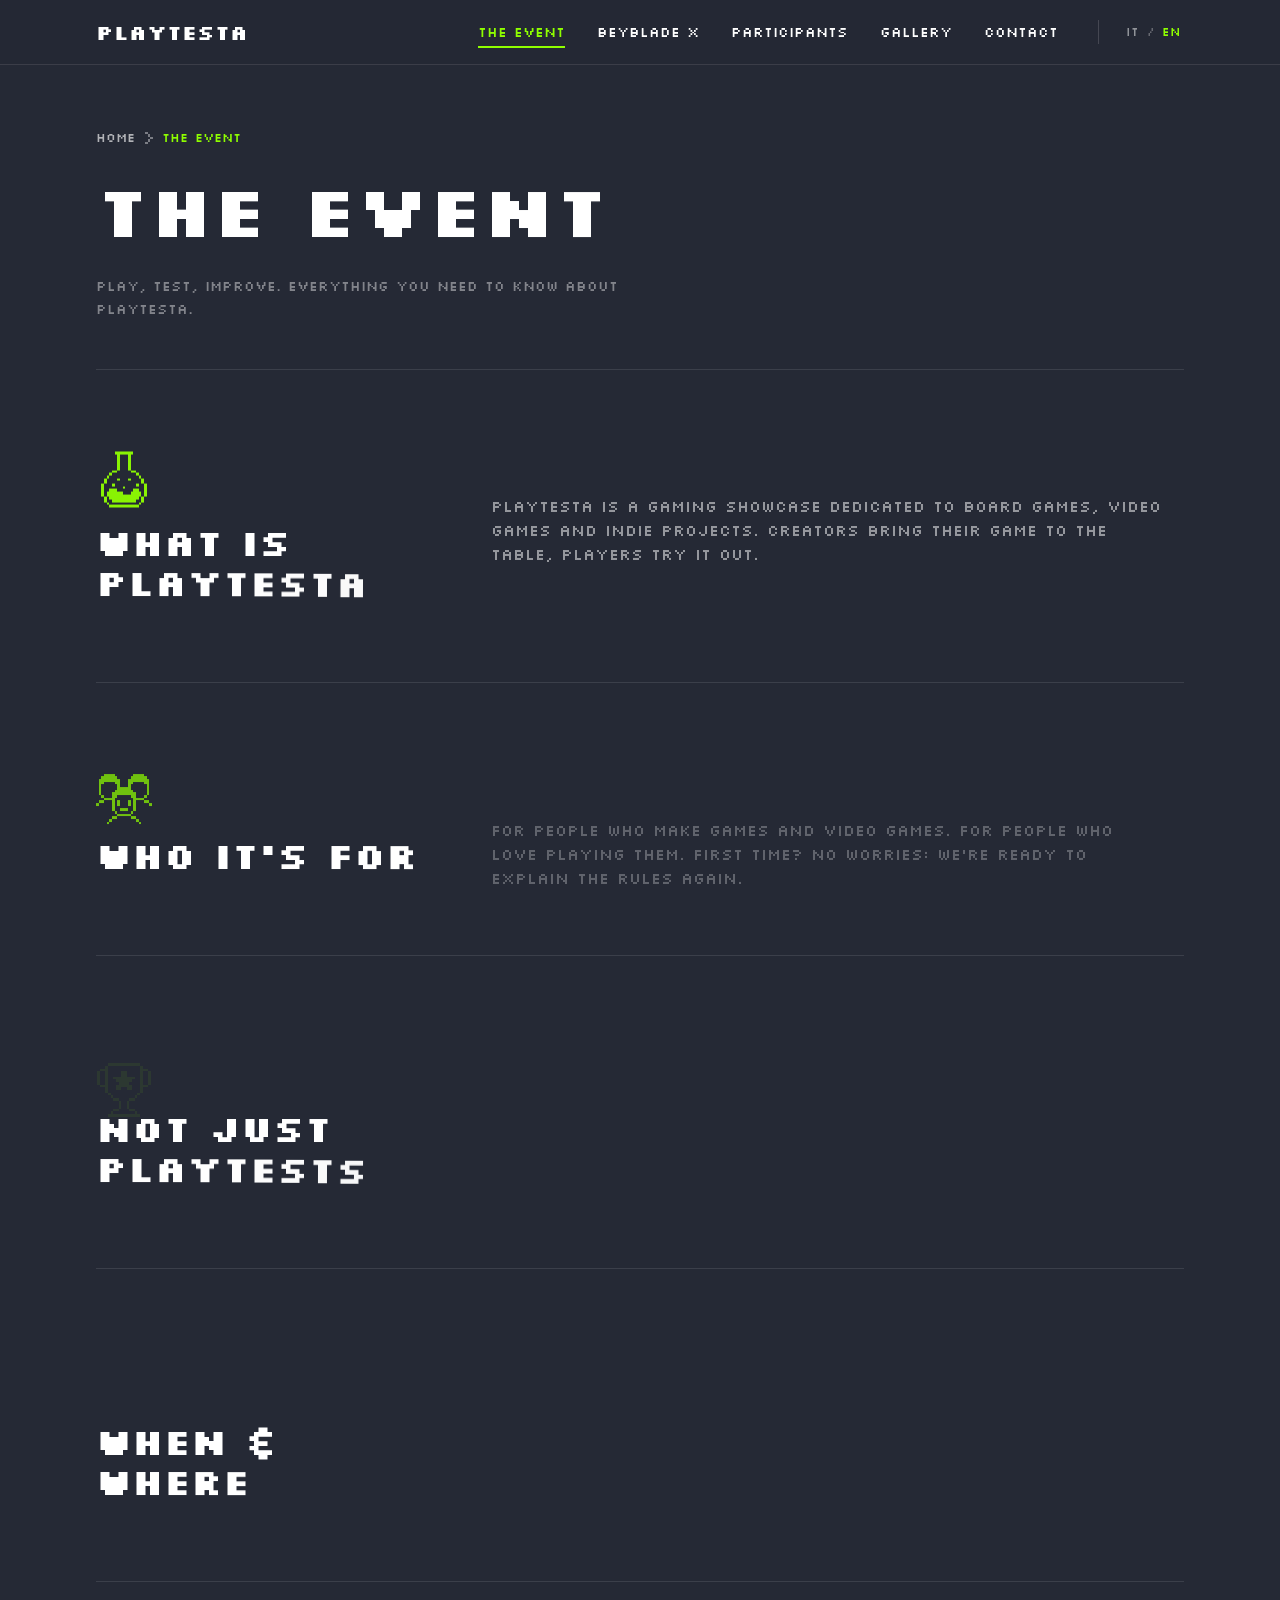
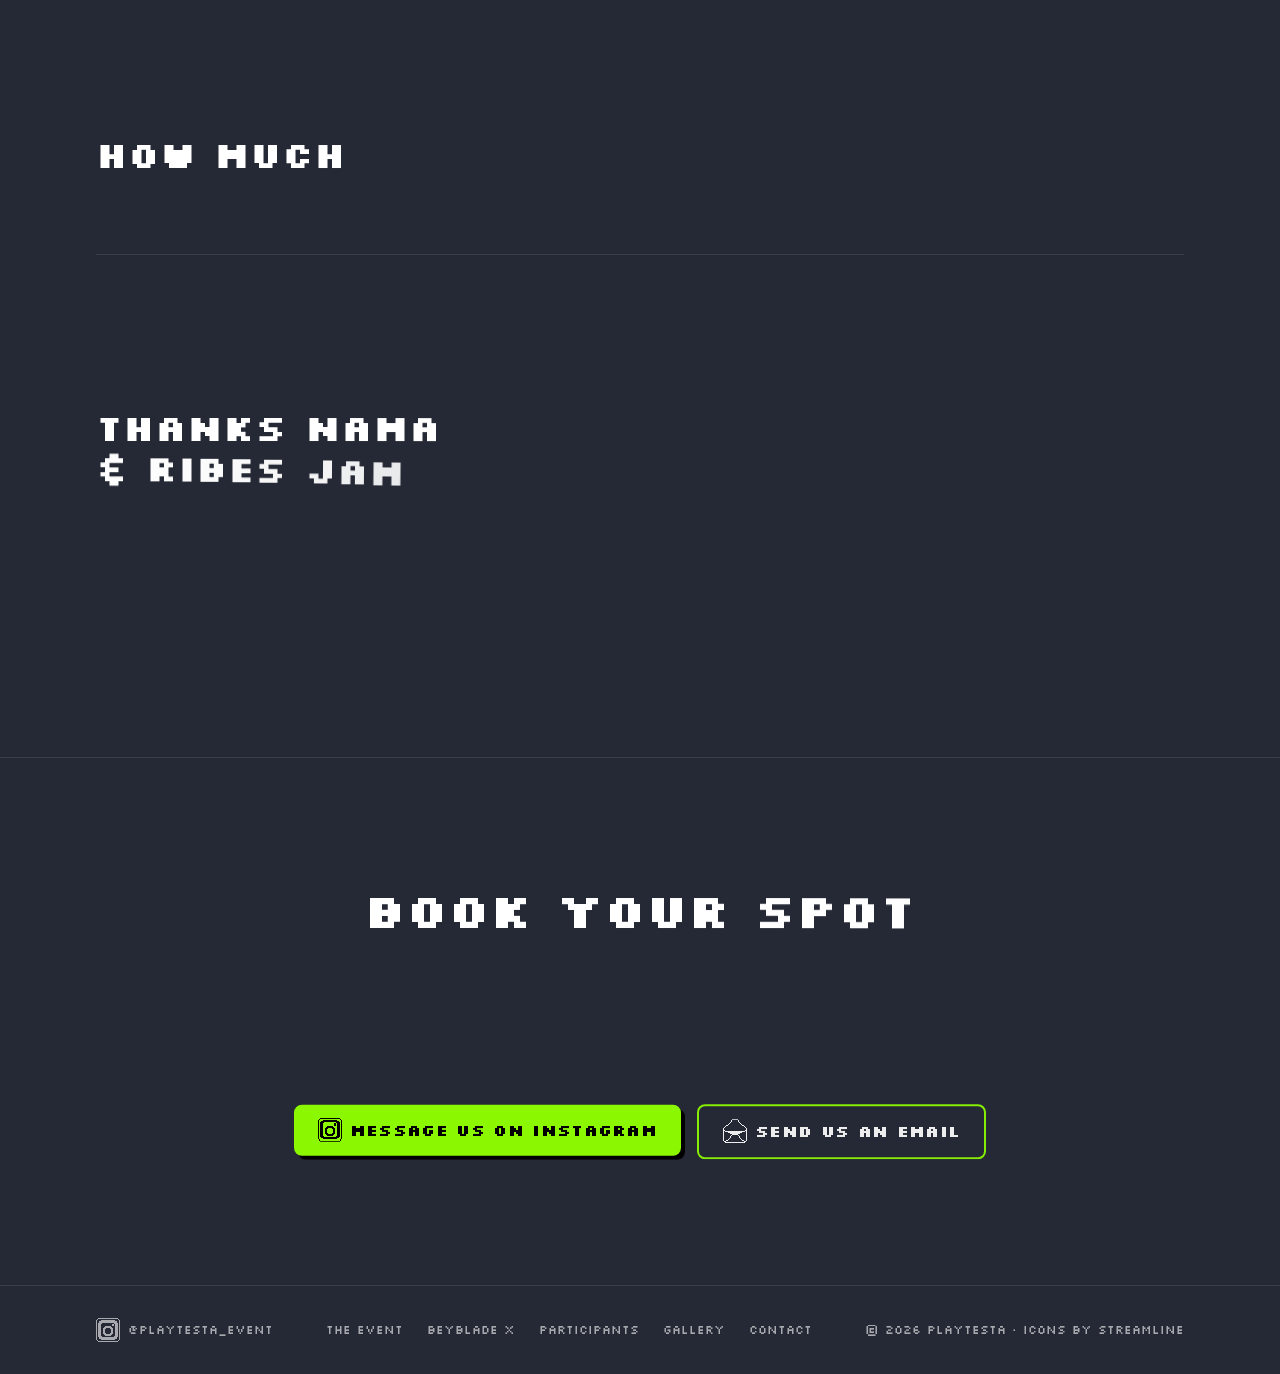
<file: evento.html>
<!doctype html>
<html lang="it">
<head>
  <meta charset="utf-8">
  <meta name="viewport" content="width=device-width, initial-scale=1">
  <title>L'evento | Playtesta</title>
  <meta name="description" content="Cos'è Playtesta, chi partecipa e perché esserci.">
  <meta name="theme-color" content="#252935">

  <!-- Open Graph (anteprima quando condividi il link) -->
  <meta property="og:title" content="L'evento | Playtesta">
  <meta property="og:description" content="Cos'è Playtesta, chi partecipa e perché esserci.">
  <meta property="og:image" content="img/evento-playtesta-3.jpeg">
  <meta property="og:type" content="website">

  <link rel="icon" href="img/favicon.png" type="image/png">
  <link rel="apple-touch-icon" href="img/favicon.png">

  <!-- Font ospitati sul sito + precaricati: arrivano subito, niente attesa da Google -->
  <link rel="preload" href="fonts/silkscreen-latin-400-normal.woff2" as="font" type="font/woff2" crossorigin>
  <link rel="preload" href="fonts/silkscreen-latin-700-normal.woff2" as="font" type="font/woff2" crossorigin>

  <!--
    Stato iniziale:
    - js-anim     : il testo da animare parte nascosto (solo se JS è attivo)
    - show-loader : prima visita della sessione -> schermata di caricamento
    - pt-enter    : arrivo da un'altra pagina del sito -> dissolvenza di entrata
  -->
  <script>
    (function () {
      var d = document.documentElement;
      d.classList.add('js-anim');
      if (window.matchMedia('(prefers-reduced-motion: reduce)').matches) return;
      try {
        if (!sessionStorage.getItem('pt-seen')) d.classList.add('show-loader');
        else if (sessionStorage.getItem('pt-nav')) d.classList.add('pt-enter');
        sessionStorage.removeItem('pt-nav');
      } catch (e) {}
    })();
  </script>

  <!-- CSS: Tailwind già compilato (leggero, niente script da 300KB a ogni visita) + stile del sito -->
  <link rel="stylesheet" href="css/tailwind.css">
  <link rel="stylesheet" href="css/style.css">
</head>
<body class="bg-ink text-white overflow-x-hidden min-h-screen flex flex-col" data-page="evento">

  <!-- LOADER (solo al primo ingresso nel sito) -->
  <div id="loader" aria-hidden="true">
    <div class="flex flex-col items-center gap-6 px-6">
      <p class="loader-logo text-3xl sm:text-5xl font-bold">Playtesta</p>
      <div class="loader-bar">
        <span></span><span></span><span></span><span></span><span></span>
        <span></span><span></span><span></span><span></span><span></span>
      </div>
      <p class="text-xs text-white/50"><span id="loader-count">000</span>%</p>
    </div>
  </div>

  <a href="#main" class="sr-only focus:not-sr-only focus:fixed focus:top-2 focus:left-2 focus:z-[90] focus:bg-acid focus:text-black focus:px-4 focus:py-2 focus:rounded" data-i18n="skip">Vai al contenuto</a>

  <!-- NAVBAR -->
  <nav id="navbar" class="fixed top-0 left-0 w-full bg-ink/90 backdrop-blur border-b border-white/10 transition-transform duration-300 z-50">
    <div class="max-w-[1600px] mx-auto px-6 sm:px-8 lg:px-24">
      <div class="flex items-center justify-between h-16">
        <a href="index.html" class="text-xl font-bold hover:text-acid transition">Playtesta</a>

        <!-- Desktop Menu -->
        <div class="hidden xl:flex items-center gap-8 text-sm">
          <a href="evento.html" class="nav-link hover:text-acid transition" aria-current="page" data-i18n="nav.evento">L'evento</a>
          <a href="beyblade.html" class="nav-link hover:text-acid transition" data-i18n="nav.beyblade">Beyblade X</a>
          <a href="partecipanti.html" class="nav-link hover:text-acid transition" data-i18n="nav.partecipanti">Partecipanti</a>
          <a href="galleria.html" class="nav-link hover:text-acid transition" data-i18n="nav.galleria">Galleria</a>
          <a href="contatti.html" class="nav-link hover:text-acid transition" data-i18n="nav.contatti">Contatti</a>
          <div class="lang-switch flex items-center gap-1 ml-2 pl-6 border-l border-white/15 text-xs" role="group" aria-label="Lingua / Language">
            <button type="button" data-lang="it">IT</button><span class="text-white/30">/</span><button type="button" data-lang="en">EN</button>
          </div>
        </div>

        <!-- Mobile Hamburger -->
        <button id="hamburger" type="button" class="xl:hidden flex flex-col gap-1 p-2 -mr-2" aria-label="Menu" aria-controls="mobileMenu" aria-expanded="false">
          <span class="block w-7 h-[3px] bg-white"></span>
          <span class="block w-7 h-[3px] bg-white"></span>
          <span class="block w-7 h-[3px] bg-white"></span>
        </button>
      </div>
    </div>
  </nav>

  <!-- MOBILE MENU -->
  <div id="mobileMenu" role="dialog" aria-modal="true" aria-label="Menu" aria-hidden="true" class="xl:hidden fixed inset-0 bg-ink translate-x-full transition-transform duration-500 ease-[cubic-bezier(.7,0,.2,1)] z-[80] flex flex-col">
    <!-- Barra in alto: stessa altezza della navbar, X dove c'era l'hamburger -->
    <div class="flex items-center justify-between h-16 px-6 sm:px-8 border-b border-white/10 shrink-0">
      <a href="index.html" data-menu-link class="text-xl font-bold hover:text-acid transition">Playtesta</a>
      <button id="mobile-menu-close" type="button" class="p-2 -mr-2 text-white hover:text-acid transition" aria-label="Chiudi / Close">
        <svg class="pixel-icon w-7 h-7" viewBox="0 0 8 8" aria-hidden="true"><path fill="currentColor" d="M0 0h1v1h-1zM1 1h1v1h-1zM2 2h1v1h-1zM3 3h1v1h-1zM4 4h1v1h-1zM5 5h1v1h-1zM6 6h1v1h-1zM7 7h1v1h-1zM7 0h1v1h-1zM6 1h1v1h-1zM5 2h1v1h-1zM4 3h1v1h-1zM3 4h1v1h-1zM2 5h1v1h-1zM1 6h1v1h-1zM0 7h1v1h-1z"/></svg>
      </button>
    </div>

    <div class="flex-1 flex flex-col justify-center px-8 gap-5 overflow-y-auto py-8">
        <div class="overflow-hidden">
          <a href="evento.html" data-menu-link class="flex items-baseline gap-4 text-3xl sm:text-5xl font-bold text-acid transition-colors" aria-current="page">
            <span data-i18n="nav.evento">L'evento</span>
          </a>
        </div>
        <div class="overflow-hidden">
          <a href="beyblade.html" data-menu-link class="flex items-baseline gap-4 text-3xl sm:text-5xl font-bold text-white hover:text-acid transition-colors">
            <span data-i18n="nav.beyblade">Beyblade X</span>
          </a>
        </div>
        <div class="overflow-hidden">
          <a href="partecipanti.html" data-menu-link class="flex items-baseline gap-4 text-3xl sm:text-5xl font-bold text-white hover:text-acid transition-colors">
            <span data-i18n="nav.partecipanti">Partecipanti</span>
          </a>
        </div>
        <div class="overflow-hidden">
          <a href="galleria.html" data-menu-link class="flex items-baseline gap-4 text-3xl sm:text-5xl font-bold text-white hover:text-acid transition-colors">
            <span data-i18n="nav.galleria">Galleria</span>
          </a>
        </div>
        <div class="overflow-hidden">
          <a href="contatti.html" data-menu-link class="flex items-baseline gap-4 text-3xl sm:text-5xl font-bold text-white hover:text-acid transition-colors">
            <span data-i18n="nav.contatti">Contatti</span>
          </a>
        </div>
      <div class="mt-10 flex items-center justify-between text-xs">
        <a href="https://www.instagram.com/playtesta_event" target="_blank" rel="noopener" class="text-white/50 hover:text-acid transition">IG @playtesta_event ↗</a>
        <div class="lang-switch flex items-center gap-1 text-sm" role="group" aria-label="Lingua / Language">
            <button type="button" data-lang="it">IT</button><span class="text-white/30">/</span><button type="button" data-lang="en">EN</button>
          </div>
      </div>
    </div>
  </div>

  <main id="main" class="flex-1">

    <!-- INTESTAZIONE PAGINA -->
    <section class="px-6 sm:px-8 lg:px-24 pt-28 md:pt-32 pb-10 md:pb-14 max-w-[1600px] mx-auto">
      <div class="mb-6" data-reveal><nav class="breadcrumb " aria-label="Breadcrumb">
        <ol itemscope itemtype="https://schema.org/BreadcrumbList">
          <li itemprop="itemListElement" itemscope itemtype="https://schema.org/ListItem">
            <a itemprop="item" href="index.html"><span itemprop="name">Home</span></a>
            <meta itemprop="position" content="1">
          </li>
          <li aria-hidden="true"><svg class="pixel-icon w-2 h-3 text-white/40" viewBox="0 0 3 5" aria-hidden="true"><path fill="currentColor" d="M0 0h1v1H0zM1 1h1v1H1zM2 2h1v1H2zM1 3h1v1H1zM0 4h1v1H0z"/></svg></li>
          <li itemprop="itemListElement" itemscope itemtype="https://schema.org/ListItem">
            <a itemprop="item" href="evento.html" aria-current="page"><span itemprop="name" data-i18n="nav.evento">L'evento</span></a>
            <meta itemprop="position" content="2">
          </li>
        </ol>
      </nav></div>
      <h1 class="text-[clamp(1.75rem,8vw,4.5rem)] font-bold leading-[1.05]" data-split="load" data-i18n="ev.title">L'evento</h1>
      <p class="text-white/60 text-sm mt-5 max-w-xl leading-relaxed" data-reveal data-delay="0.3" data-i18n="ev.sub">Play, Test, Improve. Tutto quello che c'è da sapere su Playtesta.</p>
    </section>

    <!-- BLOCCHI — ✏️ per aggiungerne uno copia un <article>, cambia icona/titolo/testo
         e aggiungi le chiavi ev.p7t / ev.p7 in js/i18n.js per l'inglese -->
    <section class="px-6 sm:px-8 lg:px-24 max-w-[1600px] mx-auto pb-16">
      <h2 class="sr-only" data-i18n="ev.h2">Punti dell'evento</h2>

      <!-- BLOCCO: Cos'è Playtesta -->
      <article class="grid md:grid-cols-[minmax(0,1fr)_minmax(0,2fr)] gap-4 md:gap-12 py-12 md:py-20 border-t border-white/10">
        <div class="flex flex-col gap-3 md:block">
          <span class="text-acid flex" data-reveal><svg class="pixel-icon w-10 h-10 md:w-14 md:h-14" viewBox="0 0 32 32" aria-hidden="true"><path fill="currentColor" d="M27.425 18.28h1.53v7.62h-1.53Zm-1.52 7.62h1.52v3.05h-1.52Zm0-10.67h1.52v3.05h-1.52Zm-1.52 13.72h1.52v1.52h-1.52Zm0-15.24h1.52v1.52h-1.52Zm-1.53 4.57h1.53v1.53h-1.53Zm0-6.09h1.53v1.52h-1.53ZM7.615 30.47h16.77V32H7.615Zm12.19-19.81h3.05v1.53h-3.05Zm-1.52 4.57h1.52v1.53h-1.52Zm-3.05 4.58h1.53v1.52h-1.53Zm-3.04-4.58h1.52v1.53h-1.52Zm1.52-13.71h4.57v9.14h1.52V1.52h1.53V0h-10.67v1.52h1.53v9.14h1.52zm-4.57 9.14h3.05v1.53h-3.05Zm0 7.62h1.52v1.53h-1.52Z"/><path fill="currentColor" d="M7.615 27.42h1.53v1.53h13.71v-1.53h1.53V25.9h1.52v-3.05h-1.52v-1.52h-3.05v1.52h-1.53v1.53h-4.57v-1.53h-3.04v-1.52h-4.58v1.52h-1.52v3.05h1.52zm0-15.23h1.53v1.52h-1.53Zm-1.52 16.76h1.52v1.52h-1.52Zm0-15.24h1.52v1.52h-1.52ZM4.575 25.9h1.52v3.05h-1.52Zm0-10.67h1.52v3.05h-1.52Zm-1.53 3.05h1.53v7.62h-1.53Z"/></svg></span>
          <h2 class="text-2xl sm:text-3xl lg:text-4xl font-bold md:mt-4 leading-tight" data-split data-i18n="ev.p1t">Cos'è Playtesta</h2>
        </div>
        <div class="md:pt-10">
          <p class="text-white/60 text-sm md:text-base leading-relaxed max-w-2xl" data-reveal data-i18n="ev.p1">Playtesta è un gaming showcase dedicato a giochi da tavolo, videogiochi e progetti indie. Chi crea porta il proprio gioco al tavolo, chi gioca lo prova.</p>
        </div>
      </article>

      <!-- BLOCCO: Per chi è -->
      <article class="grid md:grid-cols-[minmax(0,1fr)_minmax(0,2fr)] gap-4 md:gap-12 py-12 md:py-20 border-t border-white/10">
        <div class="flex flex-col gap-3 md:block">
          <span class="text-acid flex" data-reveal><svg class="pixel-icon w-10 h-10 md:w-14 md:h-14" viewBox="0 0 32 32" aria-hidden="true"><path fill="currentColor" d="M30.48 18.285H32v1.53h-1.52Zm-3.05-1.52h3.05v1.52h-3.05Zm0-3.05h1.52v1.53h-1.52Z"/><path fill="currentColor" d="M22.86 15.245v-3.05h-1.52v-1.53h-1.53v-3.04h1.53v-1.53h6.09v1.53h1.52v6.09h1.53v-9.14h-1.53v-1.53h-1.52v-1.52h-6.09v1.52h-1.53v1.53h-1.52v4.57h-4.57v-4.57h-1.53v-1.53h-1.52v-1.52h-6.1v1.52H3.05v1.53H1.53v9.14h1.52v-6.09h1.52v-1.53h6.1v1.53h1.52v3.04h-1.52v1.53H9.15v3.05H4.57v1.52h4.58v6.09h1.52v-7.61h1.52v-1.53h7.62v1.53h1.53v7.61h1.52v-6.09h4.57v-1.52zm1.52 13.71h1.53v1.52h-1.53Zm-1.52-1.52h1.52v1.52h-1.52Zm-3.05-1.53h3.05v1.53h-3.05Zm0-3.05h1.53v1.53h-1.53Z"/><path fill="currentColor" d="M18.29 16.765h1.52v3.05h-1.52Zm-6.1 7.62h7.62v1.52h-7.62Zm1.53-3.05h4.57v1.52h-4.57Zm-1.53-4.57h1.53v3.05h-1.53Zm-1.52 6.09h1.52v1.53h-1.52Zm-1.52 3.05h3.04v1.53H9.15Zm-1.53 1.53h1.53v1.52H7.62Zm-1.52 1.52h1.52v1.52H6.1Zm-3.05-15.24h1.52v1.53H3.05Zm-1.52 3.05h3.04v1.52H1.53ZM0 18.285h1.53v1.53H0Z"/></svg></span>
          <h2 class="text-2xl sm:text-3xl lg:text-4xl font-bold md:mt-4 leading-tight" data-split data-i18n="ev.p2t">Per chi è</h2>
        </div>
        <div class="md:pt-10">
          <p class="text-white/60 text-sm md:text-base leading-relaxed max-w-2xl" data-reveal data-i18n="ev.p2">Per chi crea giochi e videogiochi. Per chi ama giocarli. E se è la prima volta, nessun problema: siamo pronti a rispiegarvi le regole.</p>
        </div>
      </article>

      <!-- BLOCCO: Non solo playtest -->
      <article class="grid md:grid-cols-[minmax(0,1fr)_minmax(0,2fr)] gap-4 md:gap-12 py-12 md:py-20 border-t border-white/10">
        <div class="flex flex-col gap-3 md:block">
          <span class="text-acid flex" data-reveal><svg class="pixel-icon w-10 h-10 md:w-14 md:h-14" viewBox="0 0 32 32" aria-hidden="true"><path fill="currentColor" d="M29.715 5.34h1.52v7.61h-1.52Zm-3.05 0h3.05V3.81h-3.05V2.29h-1.52v15.24h1.52v-3.05h3.05v-1.53h-3.05zm-3.05 12.19h1.53v1.52h-1.53Zm-1.52 1.52h1.52v1.52h-1.52ZM9.905 29.72v-1.53h-1.52v1.53h-1.53v1.52h18.29v-1.52h-1.53v-1.53h-1.52v1.53z"/><path fill="currentColor" d="M19.045 26.67h3.05v1.52h-3.05Zm0-6.1h3.05v1.53h-3.05Zm-1.52-12.19V5.34h-3.05v3.04h-4.57v1.53h1.52v1.52h1.53v1.52h-1.53V16h3.05v-1.52h3.05V16h3.05v-3.05h-1.53v-1.52h1.53V9.91h1.52V8.38zm0 13.72h1.52v4.57h-1.52Zm-4.57 0h1.52v4.57h-1.52Zm-3.05 4.57h3.05v1.52h-3.05Zm0-6.1h3.05v1.53h-3.05Zm-1.52-1.52h1.52v1.52h-1.52ZM6.855.76h18.29v1.53H6.855Zm0 16.77h1.53v1.52h-1.53Zm0-15.24h-1.52v1.52h-3.05v1.53h3.05v7.61h-3.05v1.53h3.05v3.05h1.52zM.765 5.34h1.52v7.61H.765Z"/></svg></span>
          <h2 class="text-2xl sm:text-3xl lg:text-4xl font-bold md:mt-4 leading-tight" data-split data-i18n="ev.p3t">Non solo playtest</h2>
        </div>
        <div class="md:pt-10">
          <p class="text-white/60 text-sm md:text-base leading-relaxed max-w-2xl" data-reveal data-i18n="ev.p3">Troverai anche tornei di <a href="beyblade.html" class="text-link">Beyblade X</a>, tornei di Mario Kart e attività ed eventi pensati per la community.</p>
        </div>
      </article>

      <!-- BLOCCO: Quando e dove -->
      <article class="grid md:grid-cols-[minmax(0,1fr)_minmax(0,2fr)] gap-4 md:gap-12 py-12 md:py-20 border-t border-white/10">
        <div class="flex flex-col gap-3 md:block">
          <span class="text-acid flex" data-reveal><svg class="pixel-icon w-10 h-10 md:w-14 md:h-14" viewBox="0 0 32 32" aria-hidden="true"><path fill="currentColor" d="M25.905 7.61h1.52v7.62h-1.52Zm-1.52 7.62h1.52v4.57h-1.52Zm0-10.66h1.52v3.04h-1.52Zm-1.53 15.23h1.53v3.05h-1.53Zm0-16.76h1.53v1.53h-1.53Zm-1.52 19.81h1.52v3.05h-1.52Zm0-10.66h-1.52V9.14h-1.53V7.61h-1.52V6.09h1.52V4.57h-4.57v1.52h-1.52v1.52h-1.53v1.53h-1.52v4.57h1.52v1.52h1.53v1.53h1.52v1.52h4.57v-1.52h1.53v-1.53h1.52v-1.52h1.52V9.14h-1.52zm-1.52 13.71h1.52v1.52h-1.52Z"/><path fill="currentColor" d="M19.815 7.61h1.52v1.53h-1.52Zm0-6.09h3.04v1.52h-3.04Zm-1.53 25.9h1.53v1.53h-1.53Zm0-21.33h1.53v1.52h-1.53Zm-1.52 22.86h1.52v1.52h-1.52Zm-1.53 1.52h1.53V32h-1.53Zm-1.52-1.52h1.52v1.52h-1.52ZM12.195 0h7.62v1.52h-7.62Zm0 27.42h1.52v1.53h-1.52Zm-1.53-1.52h1.53v1.52h-1.53ZM9.145 1.52h3.05v1.52h-3.05Zm0 21.33h1.52v3.05h-1.52Zm-1.53-3.05h1.53v3.05h-1.53Zm0-16.76h1.53v1.53h-1.53Zm-1.52 12.19h1.52v4.57h-1.52Zm0-10.66h1.52v3.04h-1.52Zm-1.52 3.04h1.52v7.62h-1.52Z"/></svg></span>
          <h2 class="text-2xl sm:text-3xl lg:text-4xl font-bold md:mt-4 leading-tight" data-split data-i18n="ev.p4t">Quando e dove</h2>
        </div>
        <div class="md:pt-10">
          <p class="text-white/60 text-sm md:text-base leading-relaxed max-w-2xl" data-reveal data-i18n="ev.p4">Un giovedì al mese al <a href="https://www.nuovoanfiteatromartesana.org/" target="_blank" rel="noopener" class="text-link">NAMA – Nuovo Anfiteatro Martesana</a>.</p>
        </div>
      </article>

      <!-- BLOCCO: Quanto costa -->
      <article class="grid md:grid-cols-[minmax(0,1fr)_minmax(0,2fr)] gap-4 md:gap-12 py-12 md:py-20 border-t border-white/10">
        <div class="flex flex-col gap-3 md:block">
          <span class="text-acid flex" data-reveal><svg class="pixel-icon w-10 h-10 md:w-14 md:h-14" viewBox="0 0 32 32" aria-hidden="true"><path fill="currentColor" d="M18.285 6.095h3.05v1.52h1.52v1.53h1.53v3.05h1.52v7.61h-1.52v3.05h-1.53v1.53h-1.52v1.52h-3.05v1.52h-7.62v1.53h10.67v-1.53h3.05v-1.52h1.52v-1.52h1.53v-1.53h1.52v-3.05h1.52v-7.61h-1.52v-3.05h-1.52v-1.53h-1.53v-1.52h-1.52v-1.52h-3.05v-1.53h-10.67v1.53h7.62z"/><path fill="currentColor" d="M22.855 12.195h1.53v7.61h-1.53Zm-1.52 7.61h1.52v1.53h-1.52Zm0-9.14h1.52v1.53h-1.52Zm-1.52 10.67h1.52v1.52h-1.52Zm0-12.19h1.52v1.52h-1.52Zm-1.53 13.71h1.53v1.53h-1.53Zm0-15.24h1.53v1.53h-1.53Zm-7.62 16.77h7.62v1.52h-7.62Zm6.1-7.62h1.52v3.04h-1.52Zm0-4.57h1.52v1.52h-1.52Zm-6.1-6.1h7.62v1.52h-7.62Zm3.05 15.24v1.52h1.52v-1.52h1.53v-1.53h-1.53v-3.04h1.53v-1.53h-1.53v-3.04h1.53v-1.53h-1.53v-1.52h-1.52v1.52h-1.52v1.53h1.52v3.04h-1.52v1.53h1.52v3.04h-1.52v1.53zm-3.05-3.05h1.53v1.52h-1.53Zm0-6.09h1.53v3.04h-1.53Zm-3.04 13.71h3.04v1.52h-3.04Zm1.52-3.05h1.52v1.53h-1.52Zm0-15.24h1.52v1.53h-1.52Zm-1.52-3.04h3.04v1.52h-3.04Zm0 16.76h1.52v1.52h-1.52Zm0-12.19h1.52v1.52h-1.52Zm-1.53 15.24h1.53v1.52h-1.53Zm0-4.58h1.53v1.53h-1.53Zm0-9.14h1.53v1.53h-1.53Z"/><path fill="currentColor" d="M6.095 6.095h1.53v1.52h-1.53Zm-1.52 16.76h1.52v1.53h-1.52Zm0-10.66h1.52v7.61h-1.52Zm0-4.58h1.52v1.53h-1.52Zm-1.53 12.19h1.53v3.05h-1.53Zm0-10.66h1.53v3.05h-1.53Zm-1.52 3.05h1.52v7.61h-1.52Z"/></svg></span>
          <h2 class="text-2xl sm:text-3xl lg:text-4xl font-bold md:mt-4 leading-tight" data-split data-i18n="ev.p5t">Quanto costa</h2>
        </div>
        <div class="md:pt-10">
          <p class="text-white/60 text-sm md:text-base leading-relaxed max-w-2xl" data-reveal data-i18n="ev.p5">Niente: l'evento è gratuito. Per partecipare serve la tessera NAMA, tutte le informazioni sono sul <a href="https://www.nuovoanfiteatromartesana.org/" target="_blank" rel="noopener" class="text-link">sito del NAMA</a>.</p>
        </div>
      </article>

      <!-- BLOCCO: Grazie NAMA e Ribes Jam -->
      <article class="grid md:grid-cols-[minmax(0,1fr)_minmax(0,2fr)] gap-4 md:gap-12 py-12 md:py-20 border-t border-white/10">
        <div class="flex flex-col gap-3 md:block">
          <span class="text-acid flex" data-reveal><svg class="pixel-icon w-10 h-10 md:w-14 md:h-14" viewBox="0 0 32 32" aria-hidden="true"><path fill="currentColor" d="M30.47 8.38H32V16h-1.53ZM28.95 16h1.52v3.05h-1.52Zm0-9.14h1.52v1.52h-1.52Zm-1.52 12.19h1.52v1.52h-1.52Zm0-9.15h1.52v3.05h-1.52Zm0-4.57h1.52v1.53h-1.52ZM25.9 8.38h1.53V9.9H25.9Zm-1.52 12.19h3.05v1.52h-3.05ZM22.85 6.86h3.05v1.52h-3.05Zm-1.52 15.23h3.05v1.53h-3.05ZM19.81 3.81h7.62v1.52h-7.62Zm-1.53 19.81h3.05v1.52h-3.05Zm0-18.29h1.53v1.53h-1.53Zm-1.52 19.81h1.52v1.52h-1.52Zm0-18.28h1.52v1.52h-1.52Zm-1.52 19.8h1.52v1.53h-1.52Zm0-18.28h1.52V9.9h-1.52Zm-1.53 16.76h1.53v1.52h-1.53Zm0-18.28h1.53v1.52h-1.53Zm-3.05 16.76h3.05v1.52h-3.05Zm1.53-18.29h1.52v1.53h-1.52ZM7.62 22.09h3.04v1.53H7.62Zm-3.05-1.52h3.05v1.52H4.57Zm0-16.76h7.62v1.52H4.57ZM3.05 19.05h1.52v1.52H3.05Zm0-13.72h1.52v1.53H3.05ZM1.52 16h1.53v3.05H1.52Zm0-9.14h1.53v1.52H1.52ZM0 8.38h1.52V16H0Z"/></svg></span>
          <h2 class="text-2xl sm:text-3xl lg:text-4xl font-bold md:mt-4 leading-tight" data-split data-i18n="ev.p6t">Grazie NAMA e Ribes Jam</h2>
        </div>
        <div class="md:pt-10">
          <p class="text-white/60 text-sm md:text-base leading-relaxed max-w-2xl" data-reveal data-i18n="ev.p6">Playtesta è ospitato dal NAMA, con un grazie speciale a <a href="https://www.instagram.com/ribesjam/" target="_blank" rel="noopener" class="text-link">Ribes Jam</a>. In una sala provi i giochi dei partecipanti, nell'altra ti godi la musica dal vivo.</p><div class="mt-8" data-reveal><a href="https://www.instagram.com/ribesjam/" target="_blank" rel="noopener" class="partner-logo" aria-label="Ribes Jam su Instagram"><img src="img/ribes-jam-logo.png" alt="Logo Ribes Jam" width="400" height="400" loading="lazy" decoding="async"></a></div>
        </div>
      </article>
    </section>

    <!-- PRENOTA — due CTA: primary + secondary -->
    <section id="prenota" class="px-6 py-24 md:py-32 text-center border-t border-white/10 scroll-mt-16">
      <h2 class="text-3xl md:text-5xl font-bold mb-8" data-split data-i18n="ev.closeTitle">Prenota il tuo posto</h2>
      <p class="text-white/60 text-sm md:text-base max-w-xl mx-auto mb-10 leading-relaxed" data-reveal data-i18n="ev.closeText">Scrivici in DM su Instagram o mandaci un'email.<br><br>Tutto esaurito? Passa lo stesso e porta il tuo gioco: appena si libera un posto puoi aggregarti a un altro tavolo.</p>
      <div class="flex flex-col sm:flex-row gap-4 justify-center items-center">
        <a href="https://ig.me/m/playtesta_event" target="_blank" rel="noopener" class="btn btn-primary" data-reveal><svg class="pixel-icon w-6 h-6" viewBox="0 0 32 32" aria-hidden="true"><path fill="currentColor" d="M30.47 3.05H32v25.9h-1.53Zm-1.52 25.9h1.52v1.53h-1.52Zm0-27.43h1.52v1.53h-1.52ZM3.04 30.48h25.91V32H3.04ZM27.42 4.57H25.9V3.05H6.09v1.52H4.57v1.52H3.04V25.9h1.53v1.53h1.52v1.52H25.9v-1.52h1.52V25.9h1.53V6.09h-1.53ZM25.9 24.38h-1.52v1.52H7.61v-1.52H6.09V7.62h1.52V6.09h16.77v1.53h1.52Z"/><path fill="currentColor" d="M21.33 7.62h3.05v3.05h-3.05Zm0 4.57h-1.52v-1.52h-7.62v1.52h-1.53v1.52H9.14v7.62h1.52v1.53h1.53v1.52h7.62v-1.52h1.52v-1.53h1.52v-7.62h-1.52Zm-1.52 7.62h-1.53v1.52h-4.57v-1.52h-1.52v-4.57h1.52v-1.53h4.57v1.53h1.53ZM3.04 0h25.91v1.52H3.04ZM1.52 28.95h1.52v1.53H1.52Zm0-27.43h1.52v1.53H1.52ZM0 3.05h1.52v25.9H0Z"/></svg><span data-i18n="ev.cta1">Scrivici su Instagram</span></a>
        <a href="mailto:malko.ruoti@gmail.com" class="btn btn-secondary" data-reveal><svg class="pixel-icon w-6 h-6" viewBox="0 0 32 32" aria-hidden="true"><path fill="currentColor" d="M30.47 13.71h-1.52v1.53h1.52v13.71H32V12.19h-1.53zm-1.52-3.04h1.52v1.52h-1.52Z"/><path fill="currentColor" d="M27.43 30.48H4.57v-1.53H1.52v1.53h1.53V32h25.9v-1.52h1.52v-1.53h-3.04zm0-21.34h1.52v1.53h-1.52ZM25.9 27.43h1.53v1.52H25.9ZM3.05 15.24v1.52h3.04v1.53h3.05v1.52h3.05v1.52h7.62v-1.52h3.04v-1.52h3.05v-1.53h3.05v-1.52zM25.9 7.62h1.53v1.52H25.9ZM24.38 25.9h1.52v1.53h-1.52Zm0-19.8h1.52v1.52h-1.52Zm-1.53 18.28h1.53v1.52h-1.53Zm0-19.81h1.53V6.1h-1.53Zm-1.52 18.29h1.52v1.52h-1.52Zm0-19.81h1.52v1.52h-1.52Z"/><path fill="currentColor" d="M19.81 21.33h1.52v1.53h-1.52Zm0-19.81h1.52v1.53h-1.52ZM12.19 0h7.62v1.52h-7.62Zm-1.53 21.33h1.53v1.53h-1.53Zm0-19.81h1.53v1.53h-1.53ZM9.14 22.86h1.52v1.52H9.14Zm0-19.81h1.52v1.52H9.14ZM7.62 24.38h1.52v1.52H7.62Zm0-19.81h1.52V6.1H7.62ZM6.09 25.9h1.53v1.53H6.09Zm0-19.8h1.53v1.52H6.09ZM4.57 27.43h1.52v1.52H4.57Zm0-19.81h1.52v1.52H4.57ZM3.05 9.14h1.52v1.53H3.05Zm-1.53 1.53h1.53v1.52H1.52Zm0 4.57h1.53v-1.53H1.52v-1.52H0v16.76h1.52z"/></svg><span data-i18n="ev.cta2">Mandaci un'email</span></a>
      </div>
    </section>

  </main>

  <!-- FOOTER -->
  <footer id="footer" class="border-t border-white/10">
    <div class="max-w-[1600px] mx-auto px-6 sm:px-8 lg:px-24 py-8 flex flex-col md:flex-row items-center justify-between gap-4 text-xs text-white/60">
      <a href="https://www.instagram.com/playtesta_event" target="_blank" rel="noopener" class="inline-flex items-center gap-2 hover:text-acid transition"><svg class="pixel-icon w-6 h-6" viewBox="0 0 32 32" aria-hidden="true"><path fill="currentColor" d="M30.47 3.05H32v25.9h-1.53Zm-1.52 25.9h1.52v1.53h-1.52Zm0-27.43h1.52v1.53h-1.52ZM3.04 30.48h25.91V32H3.04ZM27.42 4.57H25.9V3.05H6.09v1.52H4.57v1.52H3.04V25.9h1.53v1.53h1.52v1.52H25.9v-1.52h1.52V25.9h1.53V6.09h-1.53ZM25.9 24.38h-1.52v1.52H7.61v-1.52H6.09V7.62h1.52V6.09h16.77v1.53h1.52Z"/><path fill="currentColor" d="M21.33 7.62h3.05v3.05h-3.05Zm0 4.57h-1.52v-1.52h-7.62v1.52h-1.53v1.52H9.14v7.62h1.52v1.53h1.53v1.52h7.62v-1.52h1.52v-1.53h1.52v-7.62h-1.52Zm-1.52 7.62h-1.53v1.52h-4.57v-1.52h-1.52v-4.57h1.52v-1.53h4.57v1.53h1.53ZM3.04 0h25.91v1.52H3.04ZM1.52 28.95h1.52v1.53H1.52Zm0-27.43h1.52v1.53H1.52ZM0 3.05h1.52v25.9H0Z"/></svg>@playtesta_event</a>
      <div class="flex flex-wrap justify-center gap-x-6 gap-y-2">
        <a href="evento.html" class="hover:text-acid transition" data-i18n="nav.evento">L'evento</a>
        <a href="beyblade.html" class="hover:text-acid transition" data-i18n="nav.beyblade">Beyblade X</a>
        <a href="partecipanti.html" class="hover:text-acid transition" data-i18n="nav.partecipanti">Partecipanti</a>
        <a href="galleria.html" class="hover:text-acid transition" data-i18n="nav.galleria">Galleria</a>
        <a href="contatti.html" class="hover:text-acid transition" data-i18n="nav.contatti">Contatti</a>
      </div>
      <p>© <span data-year>2026</span> Playtesta · <a href="https://www.streamlinehq.com/icons/pixel" target="_blank" rel="noopener" class="hover:text-acid transition" data-i18n="footer.icons">Icone Streamline</a></p>
    </div>
  </footer>

  <!-- Script: tutto ospitato sul sito -->
  <script src="js/vendor/gsap.min.js"></script>
  <script src="js/vendor/ScrollTrigger.min.js"></script>
  <script src="js/i18n.js"></script>
  <script src="js/main.js"></script>
</body>
</html>
</file>
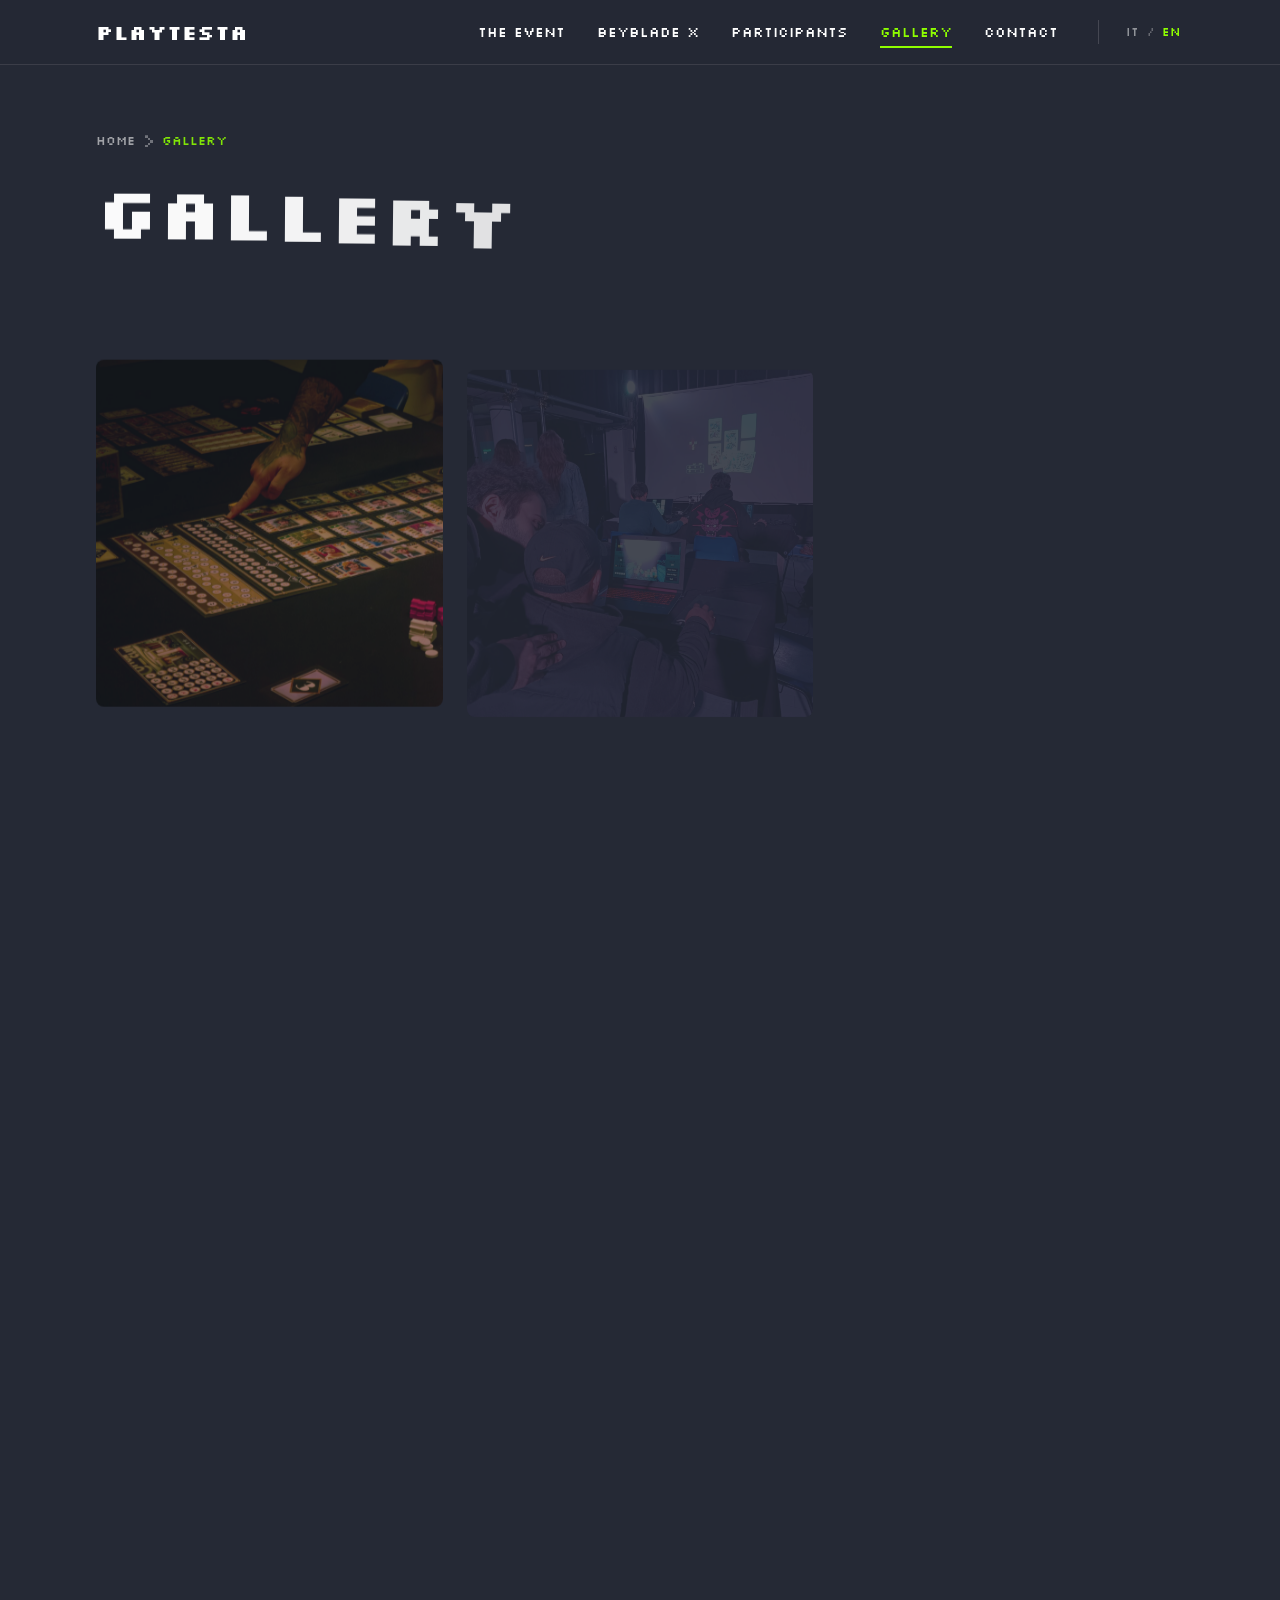
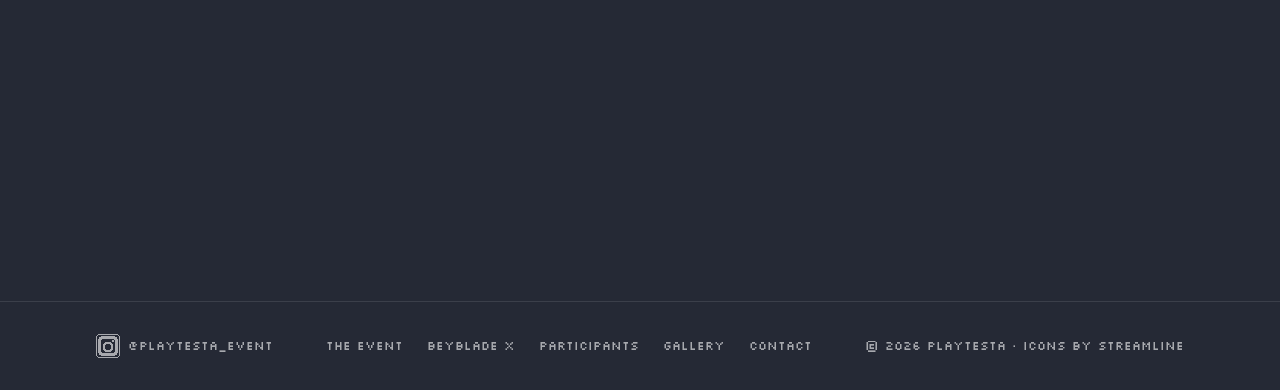
<file: galleria.html>
<!doctype html>
<html lang="it">
<head>
  <meta charset="utf-8">
  <meta name="viewport" content="width=device-width, initial-scale=1">
  <title>Galleria | Playtesta</title>
  <meta name="description" content="Le foto degli eventi Playtesta.">
  <meta name="theme-color" content="#252935">

  <!-- Open Graph (anteprima quando condividi il link) -->
  <meta property="og:title" content="Galleria | Playtesta">
  <meta property="og:description" content="Le foto degli eventi Playtesta.">
  <meta property="og:image" content="img/evento-playtesta-3.jpeg">
  <meta property="og:type" content="website">

  <link rel="icon" href="img/favicon.png" type="image/png">
  <link rel="apple-touch-icon" href="img/favicon.png">

  <!-- Font ospitati sul sito + precaricati: arrivano subito, niente attesa da Google -->
  <link rel="preload" href="fonts/silkscreen-latin-400-normal.woff2" as="font" type="font/woff2" crossorigin>
  <link rel="preload" href="fonts/silkscreen-latin-700-normal.woff2" as="font" type="font/woff2" crossorigin>

  <!--
    Stato iniziale:
    - js-anim     : il testo da animare parte nascosto (solo se JS è attivo)
    - show-loader : prima visita della sessione -> schermata di caricamento
    - pt-enter    : arrivo da un'altra pagina del sito -> dissolvenza di entrata
  -->
  <script>
    (function () {
      var d = document.documentElement;
      d.classList.add('js-anim');
      if (window.matchMedia('(prefers-reduced-motion: reduce)').matches) return;
      try {
        if (!sessionStorage.getItem('pt-seen')) d.classList.add('show-loader');
        else if (sessionStorage.getItem('pt-nav')) d.classList.add('pt-enter');
        sessionStorage.removeItem('pt-nav');
      } catch (e) {}
    })();
  </script>

  <!-- CSS: Tailwind già compilato (leggero, niente script da 300KB a ogni visita) + stile del sito -->
  <link rel="stylesheet" href="css/tailwind.css">
  <link rel="stylesheet" href="css/style.css">
</head>
<body class="bg-ink text-white overflow-x-hidden min-h-screen flex flex-col" data-page="galleria">

  <!-- LOADER (solo al primo ingresso nel sito) -->
  <div id="loader" aria-hidden="true">
    <div class="flex flex-col items-center gap-6 px-6">
      <p class="loader-logo text-3xl sm:text-5xl font-bold">Playtesta</p>
      <div class="loader-bar">
        <span></span><span></span><span></span><span></span><span></span>
        <span></span><span></span><span></span><span></span><span></span>
      </div>
      <p class="text-xs text-white/50"><span id="loader-count">000</span>%</p>
    </div>
  </div>

  <a href="#main" class="sr-only focus:not-sr-only focus:fixed focus:top-2 focus:left-2 focus:z-[90] focus:bg-acid focus:text-black focus:px-4 focus:py-2 focus:rounded" data-i18n="skip">Vai al contenuto</a>

  <!-- NAVBAR -->
  <nav id="navbar" class="fixed top-0 left-0 w-full bg-ink/90 backdrop-blur border-b border-white/10 transition-transform duration-300 z-50">
    <div class="max-w-[1600px] mx-auto px-6 sm:px-8 lg:px-24">
      <div class="flex items-center justify-between h-16">
        <a href="index.html" class="text-xl font-bold hover:text-acid transition">Playtesta</a>

        <!-- Desktop Menu -->
        <div class="hidden xl:flex items-center gap-8 text-sm">
          <a href="evento.html" class="nav-link hover:text-acid transition" data-i18n="nav.evento">L'evento</a>
          <a href="beyblade.html" class="nav-link hover:text-acid transition" data-i18n="nav.beyblade">Beyblade X</a>
          <a href="partecipanti.html" class="nav-link hover:text-acid transition" data-i18n="nav.partecipanti">Partecipanti</a>
          <a href="galleria.html" class="nav-link hover:text-acid transition" aria-current="page" data-i18n="nav.galleria">Galleria</a>
          <a href="contatti.html" class="nav-link hover:text-acid transition" data-i18n="nav.contatti">Contatti</a>
          <div class="lang-switch flex items-center gap-1 ml-2 pl-6 border-l border-white/15 text-xs" role="group" aria-label="Lingua / Language">
            <button type="button" data-lang="it">IT</button><span class="text-white/30">/</span><button type="button" data-lang="en">EN</button>
          </div>
        </div>

        <!-- Mobile Hamburger -->
        <button id="hamburger" type="button" class="xl:hidden flex flex-col gap-1 p-2 -mr-2" aria-label="Menu" aria-controls="mobileMenu" aria-expanded="false">
          <span class="block w-7 h-[3px] bg-white"></span>
          <span class="block w-7 h-[3px] bg-white"></span>
          <span class="block w-7 h-[3px] bg-white"></span>
        </button>
      </div>
    </div>
  </nav>

  <!-- MOBILE MENU -->
  <div id="mobileMenu" role="dialog" aria-modal="true" aria-label="Menu" aria-hidden="true" class="xl:hidden fixed inset-0 bg-ink translate-x-full transition-transform duration-500 ease-[cubic-bezier(.7,0,.2,1)] z-[80] flex flex-col">
    <!-- Barra in alto: stessa altezza della navbar, X dove c'era l'hamburger -->
    <div class="flex items-center justify-between h-16 px-6 sm:px-8 border-b border-white/10 shrink-0">
      <a href="index.html" data-menu-link class="text-xl font-bold hover:text-acid transition">Playtesta</a>
      <button id="mobile-menu-close" type="button" class="p-2 -mr-2 text-white hover:text-acid transition" aria-label="Chiudi / Close">
        <svg class="pixel-icon w-7 h-7" viewBox="0 0 8 8" aria-hidden="true"><path fill="currentColor" d="M0 0h1v1h-1zM1 1h1v1h-1zM2 2h1v1h-1zM3 3h1v1h-1zM4 4h1v1h-1zM5 5h1v1h-1zM6 6h1v1h-1zM7 7h1v1h-1zM7 0h1v1h-1zM6 1h1v1h-1zM5 2h1v1h-1zM4 3h1v1h-1zM3 4h1v1h-1zM2 5h1v1h-1zM1 6h1v1h-1zM0 7h1v1h-1z"/></svg>
      </button>
    </div>

    <div class="flex-1 flex flex-col justify-center px-8 gap-5 overflow-y-auto py-8">
        <div class="overflow-hidden">
          <a href="evento.html" data-menu-link class="flex items-baseline gap-4 text-3xl sm:text-5xl font-bold text-white hover:text-acid transition-colors">
            <span data-i18n="nav.evento">L'evento</span>
          </a>
        </div>
        <div class="overflow-hidden">
          <a href="beyblade.html" data-menu-link class="flex items-baseline gap-4 text-3xl sm:text-5xl font-bold text-white hover:text-acid transition-colors">
            <span data-i18n="nav.beyblade">Beyblade X</span>
          </a>
        </div>
        <div class="overflow-hidden">
          <a href="partecipanti.html" data-menu-link class="flex items-baseline gap-4 text-3xl sm:text-5xl font-bold text-white hover:text-acid transition-colors">
            <span data-i18n="nav.partecipanti">Partecipanti</span>
          </a>
        </div>
        <div class="overflow-hidden">
          <a href="galleria.html" data-menu-link class="flex items-baseline gap-4 text-3xl sm:text-5xl font-bold text-acid transition-colors" aria-current="page">
            <span data-i18n="nav.galleria">Galleria</span>
          </a>
        </div>
        <div class="overflow-hidden">
          <a href="contatti.html" data-menu-link class="flex items-baseline gap-4 text-3xl sm:text-5xl font-bold text-white hover:text-acid transition-colors">
            <span data-i18n="nav.contatti">Contatti</span>
          </a>
        </div>
      <div class="mt-10 flex items-center justify-between text-xs">
        <a href="https://www.instagram.com/playtesta_event" target="_blank" rel="noopener" class="text-white/50 hover:text-acid transition">IG @playtesta_event ↗</a>
        <div class="lang-switch flex items-center gap-1 text-sm" role="group" aria-label="Lingua / Language">
            <button type="button" data-lang="it">IT</button><span class="text-white/30">/</span><button type="button" data-lang="en">EN</button>
          </div>
      </div>
    </div>
  </div>

  <main id="main" class="flex-1">

    <!-- INTESTAZIONE PAGINA -->
    <section class="px-6 sm:px-8 lg:px-24 pt-28 md:pt-32 pb-10 md:pb-14 max-w-[1600px] mx-auto">
      <div class="mb-6" data-reveal><nav class="breadcrumb " aria-label="Breadcrumb">
        <ol itemscope itemtype="https://schema.org/BreadcrumbList">
          <li itemprop="itemListElement" itemscope itemtype="https://schema.org/ListItem">
            <a itemprop="item" href="index.html"><span itemprop="name">Home</span></a>
            <meta itemprop="position" content="1">
          </li>
          <li aria-hidden="true"><svg class="pixel-icon w-2 h-3 text-white/40" viewBox="0 0 3 5" aria-hidden="true"><path fill="currentColor" d="M0 0h1v1H0zM1 1h1v1H1zM2 2h1v1H2zM1 3h1v1H1zM0 4h1v1H0z"/></svg></li>
          <li itemprop="itemListElement" itemscope itemtype="https://schema.org/ListItem">
            <a itemprop="item" href="galleria.html" aria-current="page"><span itemprop="name" data-i18n="nav.galleria">Galleria</span></a>
            <meta itemprop="position" content="2">
          </li>
        </ol>
      </nav></div>
      <h1 class="text-[clamp(1.75rem,8vw,4.5rem)] font-bold leading-[1.05]" data-split="load" data-i18n="gl.title">Galleria</h1>
      <p class="text-white/60 text-sm mt-5 max-w-xl leading-relaxed" data-reveal data-delay="0.3" data-i18n="gl.sub">Momenti, prototipi e risate.</p>
    </section>

    <!-- FOTO — card tutte uguali (la foto viene ritagliata al centro).
         ✏️ Per aggiungere una foto: mettila in /img e copia un <figure> cambiando src e alt. -->
    <section class="px-6 sm:px-8 lg:px-24 max-w-[1600px] mx-auto pb-24">
      <h2 class="sr-only" data-i18n="gl.h2">Foto dell'evento</h2>
      <div class="grid grid-cols-1 sm:grid-cols-2 lg:grid-cols-3 gap-4 md:gap-6">

        <figure class="gallery-card" data-gallery-item role="button" tabindex="0" data-reveal>
          <img src="img/evento-playtesta-1.jpeg" alt="Playtesta – partita a un gioco da tavolo" data-i18n-alt="gl.alt1" loading="lazy" decoding="async">
        </figure>

        <figure class="gallery-card" data-gallery-item role="button" tabindex="0" data-reveal>
          <img src="img/evento-playtesta-3.jpeg" alt="Playtesta – sessione di playtest ai videogiochi" data-i18n-alt="gl.alt2" loading="lazy" decoding="async">
        </figure>

        <figure class="gallery-card" data-gallery-item role="button" tabindex="0" data-reveal>
          <img src="img/evento-playtesta-2.jpeg" alt="Playtesta – scacchiera e orsetto spettatore" data-i18n-alt="gl.alt3" loading="lazy" decoding="async">
        </figure>

        <figure class="gallery-card" data-gallery-item role="button" tabindex="0" data-reveal>
          <img src="img/evento-playtesta-11.webp" alt="Playtesta – partita a Mario Kart sul maxischermo" data-i18n-alt="gl.alt11" loading="lazy" decoding="async">
        </figure>

        <figure class="gallery-card" data-gallery-item role="button" tabindex="0" data-reveal>
          <img src="img/evento-playtesta-12.webp" alt="Playtesta – prototipo di gioco di carte sul tavolo" data-i18n-alt="gl.alt12" loading="lazy" decoding="async">
        </figure>

        <figure class="gallery-card" data-gallery-item role="button" tabindex="0" data-reveal>
          <img src="img/evento-playtesta-13.webp" alt="Playtesta – videogioco di carte ispirato ai tarocchi" data-i18n-alt="gl.alt13" loading="lazy" decoding="async">
        </figure>

        <figure class="gallery-card" data-gallery-item role="button" tabindex="0" data-reveal>
          <img src="img/evento-playtesta-7.webp" alt="Playtesta – trottole Beyblade X che girano nell'arena" data-i18n-alt="gl.alt7" loading="lazy" decoding="async">
        </figure>

        <figure class="gallery-card" data-gallery-item role="button" tabindex="0" data-reveal>
          <img src="img/evento-playtesta-5.webp" alt="Playtesta – giocatore concentrato su una partita a carte" data-i18n-alt="gl.alt5" loading="lazy" decoding="async">
        </figure>

        <figure class="gallery-card" data-gallery-item role="button" tabindex="0" data-reveal>
          <img src="img/evento-playtesta-8.webp" alt="Playtesta – spiegazione delle regole di un gioco di carte" data-i18n-alt="gl.alt8" loading="lazy" decoding="async">
        </figure>

        <figure class="gallery-card" data-gallery-item role="button" tabindex="0" data-reveal>
          <img src="img/evento-playtesta-10.webp" alt="Playtesta – live musicale con rapper e DJ" data-i18n-alt="gl.alt10" loading="lazy" decoding="async">
        </figure>

        <figure class="gallery-card" data-gallery-item role="button" tabindex="0" data-reveal>
          <img src="img/evento-playtesta-6.webp" alt="Playtesta – partita a carte al tavolo" data-i18n-alt="gl.alt6" loading="lazy" decoding="async">
        </figure>

        <figure class="gallery-card" data-gallery-item role="button" tabindex="0" data-reveal>
          <img src="img/evento-playtesta-9.webp" alt="Playtesta – manico di un basso elettrico durante il live" data-i18n-alt="gl.alt9" loading="lazy" decoding="async">
        </figure>
      </div>
    </section>

  </main>

  <!-- LIGHTBOX (qui la foto si vede intera) -->
  <div id="lightbox" class="fixed inset-0 z-[70] bg-black/95 items-center justify-center p-4 sm:p-10" role="dialog" aria-modal="true" aria-label="Foto">
    <button data-lb-close type="button" class="absolute top-3 right-3 sm:top-6 sm:right-6 text-white hover:text-acid p-2 z-10" aria-label="Chiudi / Close">
      <svg class="pixel-icon w-8 h-8" viewBox="0 0 8 8" aria-hidden="true"><path fill="currentColor" d="M0 0h1v1h-1zM1 1h1v1h-1zM2 2h1v1h-1zM3 3h1v1h-1zM4 4h1v1h-1zM5 5h1v1h-1zM6 6h1v1h-1zM7 7h1v1h-1zM7 0h1v1h-1zM6 1h1v1h-1zM5 2h1v1h-1zM4 3h1v1h-1zM3 4h1v1h-1zM2 5h1v1h-1zM1 6h1v1h-1zM0 7h1v1h-1z"/></svg>
    </button>
    <button data-lb-prev type="button" class="absolute left-1 sm:left-6 top-1/2 -translate-y-1/2 text-white hover:text-acid p-3 z-10" aria-label="←"><svg class="pixel-icon w-11 h-11 sm:w-12 sm:h-12" viewBox="0 0 32 32" aria-hidden="true"><path fill="currentColor" d="M30.48 9.14h-1.53V6.09h-1.52V4.57H25.9V3.05h-3.04V1.52h-3.05V0h-7.62v1.52H9.14v1.53H6.09v1.52H4.57v1.52H3.05v3.05H1.52v3.05H0v7.62h1.52v3.05h1.53v3.04h1.52v1.53h1.52v1.52h3.05v1.53h3.05V32h7.62v-1.52h3.05v-1.53h3.04v-1.52h1.53V25.9h1.52v-3.04h1.53v-3.05H32v-7.62h-1.52ZM25.9 21.33h-1.52v1.53h-1.52v1.52h-4.57v-1.52h1.52v-1.53h1.52v-1.52h-1.52v-1.52h-6.1v3.04h-1.52v-1.52h-1.52v-1.52H9.14v-1.53H7.62v-1.52H6.09v-1.53h1.53v-1.52h1.52v-1.52h1.53V9.14h1.52V7.62h1.52v3.05h9.15v1.52h1.52v1.52h1.52Z"/></svg></button>
    <img id="lightbox-img" src="[data-uri]" alt="" class="max-w-full max-h-[85vh] rounded-lg shadow-2xl object-contain">
    <button data-lb-next type="button" class="absolute right-1 sm:right-6 top-1/2 -translate-y-1/2 text-white hover:text-acid p-3 z-10" aria-label="→"><svg class="pixel-icon w-11 h-11 sm:w-12 sm:h-12" viewBox="0 0 32 32" aria-hidden="true"><path fill="currentColor" d="M30.48 9.14h-1.53V6.09h-1.52V4.57h-1.52V3.05h-3.05V1.52h-3.05V0h-7.62v1.52H9.14v1.53H6.1v1.52H4.57v1.52H3.05v3.05H1.52v3.05H0v7.62h1.52v3.05h1.53v3.04h1.52v1.53H6.1v1.52h3.04v1.53h3.05V32h7.62v-1.52h3.05v-1.53h3.05v-1.52h1.52V25.9h1.52v-3.04h1.53v-3.05H32v-7.62h-1.52Zm-4.57 6.1h-1.53v1.52h-1.52v1.53h-1.53v1.52h-1.52v1.52h-1.52v-3.04h-6.1v1.52h-1.52v1.52h1.52v1.53h1.52v1.52H9.14v-1.52H7.62v-1.53H6.1v-7.62h1.52v-1.52h1.52v-1.52h9.15V7.62h1.52v1.52h1.52v1.53h1.53v1.52h1.52v1.52h1.53Z"/></svg></button>
    <p id="lightbox-counter" class="absolute bottom-4 sm:bottom-6 left-1/2 -translate-x-1/2 text-xs text-white/60"></p>
  </div>

  <!-- FOOTER -->
  <footer id="footer" class="border-t border-white/10">
    <div class="max-w-[1600px] mx-auto px-6 sm:px-8 lg:px-24 py-8 flex flex-col md:flex-row items-center justify-between gap-4 text-xs text-white/60">
      <a href="https://www.instagram.com/playtesta_event" target="_blank" rel="noopener" class="inline-flex items-center gap-2 hover:text-acid transition"><svg class="pixel-icon w-6 h-6" viewBox="0 0 32 32" aria-hidden="true"><path fill="currentColor" d="M30.47 3.05H32v25.9h-1.53Zm-1.52 25.9h1.52v1.53h-1.52Zm0-27.43h1.52v1.53h-1.52ZM3.04 30.48h25.91V32H3.04ZM27.42 4.57H25.9V3.05H6.09v1.52H4.57v1.52H3.04V25.9h1.53v1.53h1.52v1.52H25.9v-1.52h1.52V25.9h1.53V6.09h-1.53ZM25.9 24.38h-1.52v1.52H7.61v-1.52H6.09V7.62h1.52V6.09h16.77v1.53h1.52Z"/><path fill="currentColor" d="M21.33 7.62h3.05v3.05h-3.05Zm0 4.57h-1.52v-1.52h-7.62v1.52h-1.53v1.52H9.14v7.62h1.52v1.53h1.53v1.52h7.62v-1.52h1.52v-1.53h1.52v-7.62h-1.52Zm-1.52 7.62h-1.53v1.52h-4.57v-1.52h-1.52v-4.57h1.52v-1.53h4.57v1.53h1.53ZM3.04 0h25.91v1.52H3.04ZM1.52 28.95h1.52v1.53H1.52Zm0-27.43h1.52v1.53H1.52ZM0 3.05h1.52v25.9H0Z"/></svg>@playtesta_event</a>
      <div class="flex flex-wrap justify-center gap-x-6 gap-y-2">
        <a href="evento.html" class="hover:text-acid transition" data-i18n="nav.evento">L'evento</a>
        <a href="beyblade.html" class="hover:text-acid transition" data-i18n="nav.beyblade">Beyblade X</a>
        <a href="partecipanti.html" class="hover:text-acid transition" data-i18n="nav.partecipanti">Partecipanti</a>
        <a href="galleria.html" class="hover:text-acid transition" data-i18n="nav.galleria">Galleria</a>
        <a href="contatti.html" class="hover:text-acid transition" data-i18n="nav.contatti">Contatti</a>
      </div>
      <p>© <span data-year>2026</span> Playtesta · <a href="https://www.streamlinehq.com/icons/pixel" target="_blank" rel="noopener" class="hover:text-acid transition" data-i18n="footer.icons">Icone Streamline</a></p>
    </div>
  </footer>

  <!-- Script: tutto ospitato sul sito -->
  <script src="js/vendor/gsap.min.js"></script>
  <script src="js/vendor/ScrollTrigger.min.js"></script>
  <script src="js/i18n.js"></script>
  <script src="js/main.js"></script>
</body>
</html>
</file>
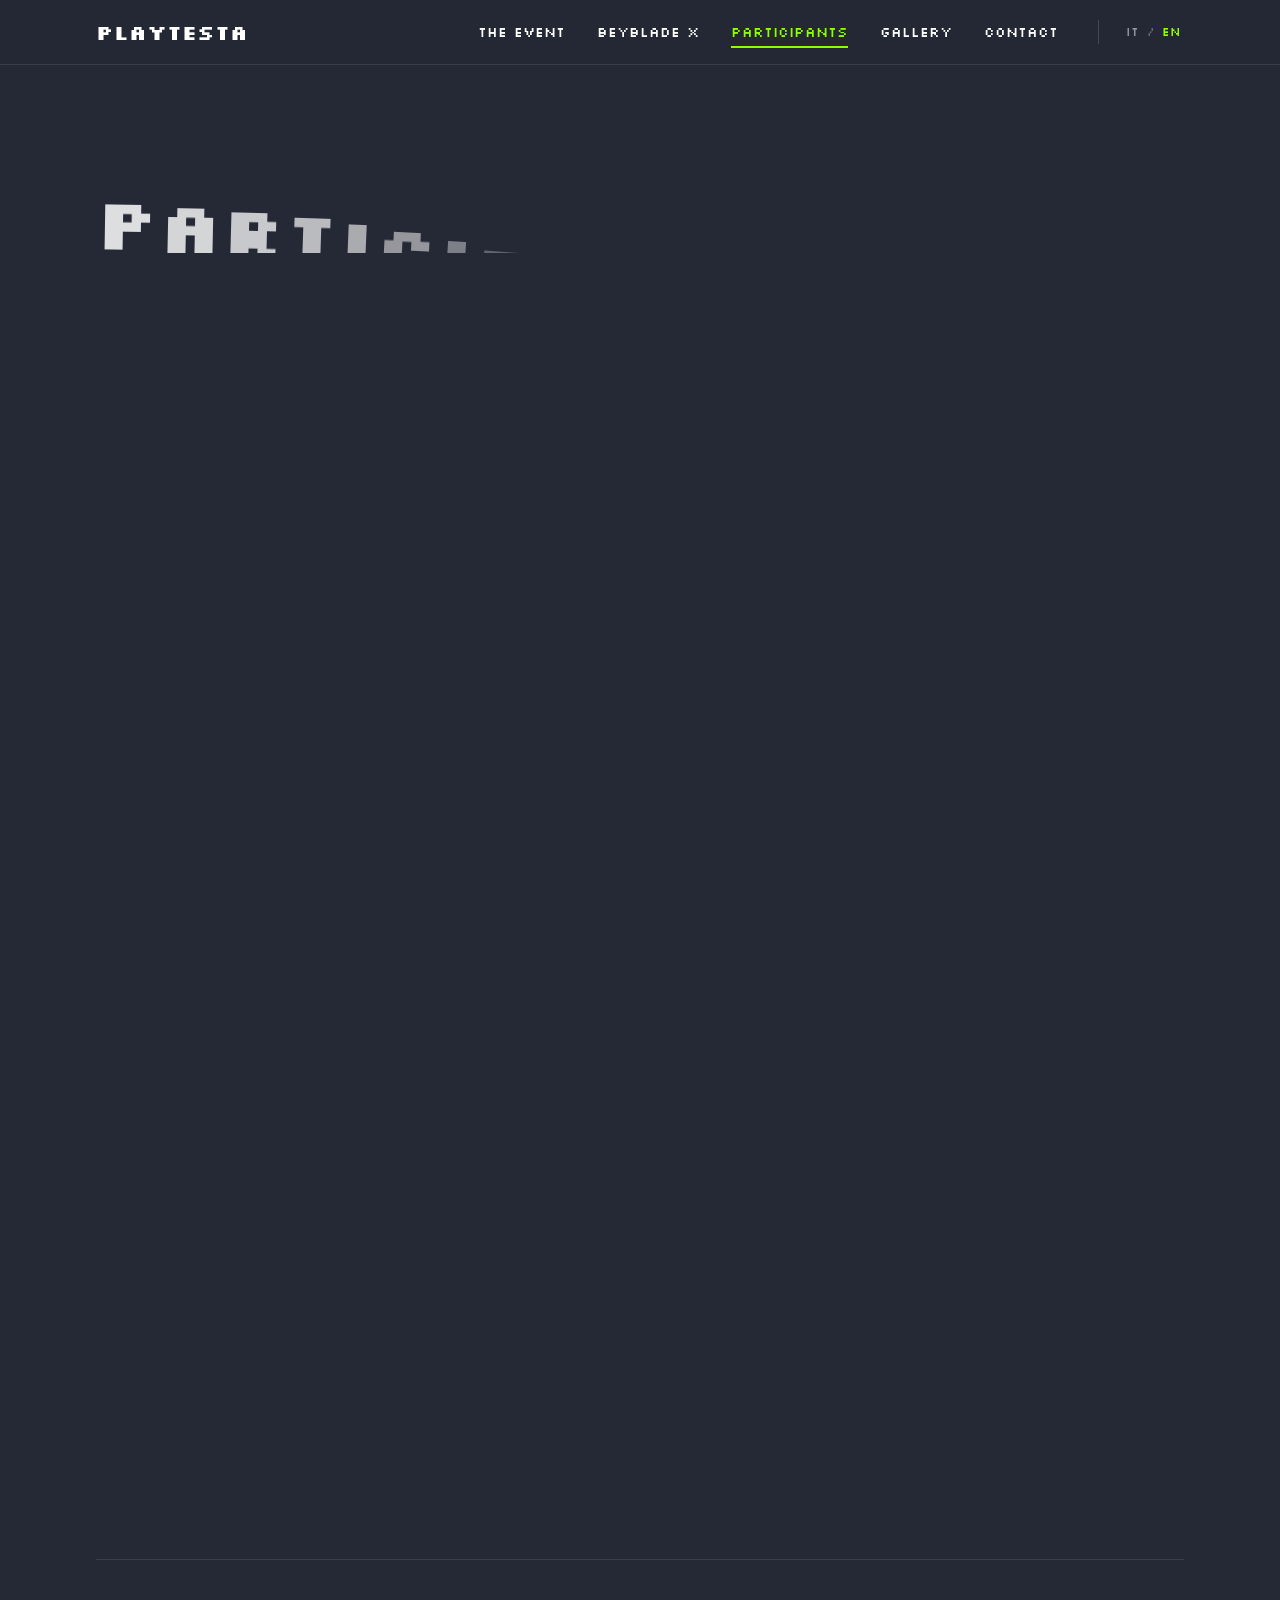
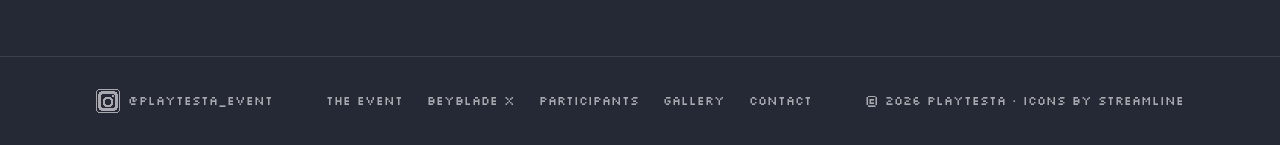
<file: partecipanti.html>
<!doctype html>
<html lang="it">
<head>
  <meta charset="utf-8">
  <meta name="viewport" content="width=device-width, initial-scale=1">
  <title>Partecipanti | Playtesta</title>
  <meta name="description" content="I progetti che hanno partecipato alle edizioni di Playtesta.">
  <meta name="theme-color" content="#252935">

  <!-- Open Graph (anteprima quando condividi il link) -->
  <meta property="og:title" content="Partecipanti | Playtesta">
  <meta property="og:description" content="I progetti che hanno partecipato alle edizioni di Playtesta.">
  <meta property="og:image" content="img/evento-playtesta-3.jpeg">
  <meta property="og:type" content="website">

  <link rel="icon" href="img/favicon.png" type="image/png">
  <link rel="apple-touch-icon" href="img/favicon.png">

  <!-- Font ospitati sul sito + precaricati: arrivano subito, niente attesa da Google -->
  <link rel="preload" href="fonts/silkscreen-latin-400-normal.woff2" as="font" type="font/woff2" crossorigin>
  <link rel="preload" href="fonts/silkscreen-latin-700-normal.woff2" as="font" type="font/woff2" crossorigin>

  <!--
    Stato iniziale:
    - js-anim     : il testo da animare parte nascosto (solo se JS è attivo)
    - show-loader : prima visita della sessione -> schermata di caricamento
    - pt-enter    : arrivo da un'altra pagina del sito -> dissolvenza di entrata
  -->
  <script>
    (function () {
      var d = document.documentElement;
      d.classList.add('js-anim');
      if (window.matchMedia('(prefers-reduced-motion: reduce)').matches) return;
      try {
        if (!sessionStorage.getItem('pt-seen')) d.classList.add('show-loader');
        else if (sessionStorage.getItem('pt-nav')) d.classList.add('pt-enter');
        sessionStorage.removeItem('pt-nav');
      } catch (e) {}
    })();
  </script>

  <!-- CSS: Tailwind già compilato (leggero, niente script da 300KB a ogni visita) + stile del sito -->
  <link rel="stylesheet" href="css/tailwind.css">
  <link rel="stylesheet" href="css/style.css">
</head>
<body class="bg-ink text-white overflow-x-hidden min-h-screen flex flex-col" data-page="partecipanti">

  <!-- LOADER (solo al primo ingresso nel sito) -->
  <div id="loader" aria-hidden="true">
    <div class="flex flex-col items-center gap-6 px-6">
      <p class="loader-logo text-3xl sm:text-5xl font-bold">Playtesta</p>
      <div class="loader-bar">
        <span></span><span></span><span></span><span></span><span></span>
        <span></span><span></span><span></span><span></span><span></span>
      </div>
      <p class="text-xs text-white/50"><span id="loader-count">000</span>%</p>
    </div>
  </div>

  <a href="#main" class="sr-only focus:not-sr-only focus:fixed focus:top-2 focus:left-2 focus:z-[90] focus:bg-acid focus:text-black focus:px-4 focus:py-2 focus:rounded" data-i18n="skip">Vai al contenuto</a>

  <!-- NAVBAR -->
  <nav id="navbar" class="fixed top-0 left-0 w-full bg-ink/90 backdrop-blur border-b border-white/10 transition-transform duration-300 z-50">
    <div class="max-w-[1600px] mx-auto px-6 sm:px-8 lg:px-24">
      <div class="flex items-center justify-between h-16">
        <a href="index.html" class="text-xl font-bold hover:text-acid transition">Playtesta</a>

        <!-- Desktop Menu -->
        <div class="hidden xl:flex items-center gap-8 text-sm">
          <a href="evento.html" class="nav-link hover:text-acid transition" data-i18n="nav.evento">L'evento</a>
          <a href="beyblade.html" class="nav-link hover:text-acid transition" data-i18n="nav.beyblade">Beyblade X</a>
          <a href="partecipanti.html" class="nav-link hover:text-acid transition" aria-current="page" data-i18n="nav.partecipanti">Partecipanti</a>
          <a href="galleria.html" class="nav-link hover:text-acid transition" data-i18n="nav.galleria">Galleria</a>
          <a href="contatti.html" class="nav-link hover:text-acid transition" data-i18n="nav.contatti">Contatti</a>
          <div class="lang-switch flex items-center gap-1 ml-2 pl-6 border-l border-white/15 text-xs" role="group" aria-label="Lingua / Language">
            <button type="button" data-lang="it">IT</button><span class="text-white/30">/</span><button type="button" data-lang="en">EN</button>
          </div>
        </div>

        <!-- Mobile Hamburger -->
        <button id="hamburger" type="button" class="xl:hidden flex flex-col gap-1 p-2 -mr-2" aria-label="Menu" aria-controls="mobileMenu" aria-expanded="false">
          <span class="block w-7 h-[3px] bg-white"></span>
          <span class="block w-7 h-[3px] bg-white"></span>
          <span class="block w-7 h-[3px] bg-white"></span>
        </button>
      </div>
    </div>
  </nav>

  <!-- MOBILE MENU -->
  <div id="mobileMenu" role="dialog" aria-modal="true" aria-label="Menu" aria-hidden="true" class="xl:hidden fixed inset-0 bg-ink translate-x-full transition-transform duration-500 ease-[cubic-bezier(.7,0,.2,1)] z-[80] flex flex-col">
    <!-- Barra in alto: stessa altezza della navbar, X dove c'era l'hamburger -->
    <div class="flex items-center justify-between h-16 px-6 sm:px-8 border-b border-white/10 shrink-0">
      <a href="index.html" data-menu-link class="text-xl font-bold hover:text-acid transition">Playtesta</a>
      <button id="mobile-menu-close" type="button" class="p-2 -mr-2 text-white hover:text-acid transition" aria-label="Chiudi / Close">
        <svg class="pixel-icon w-7 h-7" viewBox="0 0 8 8" aria-hidden="true"><path fill="currentColor" d="M0 0h1v1h-1zM1 1h1v1h-1zM2 2h1v1h-1zM3 3h1v1h-1zM4 4h1v1h-1zM5 5h1v1h-1zM6 6h1v1h-1zM7 7h1v1h-1zM7 0h1v1h-1zM6 1h1v1h-1zM5 2h1v1h-1zM4 3h1v1h-1zM3 4h1v1h-1zM2 5h1v1h-1zM1 6h1v1h-1zM0 7h1v1h-1z"/></svg>
      </button>
    </div>

    <div class="flex-1 flex flex-col justify-center px-8 gap-5 overflow-y-auto py-8">
        <div class="overflow-hidden">
          <a href="evento.html" data-menu-link class="flex items-baseline gap-4 text-3xl sm:text-5xl font-bold text-white hover:text-acid transition-colors">
            <span data-i18n="nav.evento">L'evento</span>
          </a>
        </div>
        <div class="overflow-hidden">
          <a href="beyblade.html" data-menu-link class="flex items-baseline gap-4 text-3xl sm:text-5xl font-bold text-white hover:text-acid transition-colors">
            <span data-i18n="nav.beyblade">Beyblade X</span>
          </a>
        </div>
        <div class="overflow-hidden">
          <a href="partecipanti.html" data-menu-link class="flex items-baseline gap-4 text-3xl sm:text-5xl font-bold text-acid transition-colors" aria-current="page">
            <span data-i18n="nav.partecipanti">Partecipanti</span>
          </a>
        </div>
        <div class="overflow-hidden">
          <a href="galleria.html" data-menu-link class="flex items-baseline gap-4 text-3xl sm:text-5xl font-bold text-white hover:text-acid transition-colors">
            <span data-i18n="nav.galleria">Galleria</span>
          </a>
        </div>
        <div class="overflow-hidden">
          <a href="contatti.html" data-menu-link class="flex items-baseline gap-4 text-3xl sm:text-5xl font-bold text-white hover:text-acid transition-colors">
            <span data-i18n="nav.contatti">Contatti</span>
          </a>
        </div>
      <div class="mt-10 flex items-center justify-between text-xs">
        <a href="https://www.instagram.com/playtesta_event" target="_blank" rel="noopener" class="text-white/50 hover:text-acid transition">IG @playtesta_event ↗</a>
        <div class="lang-switch flex items-center gap-1 text-sm" role="group" aria-label="Lingua / Language">
            <button type="button" data-lang="it">IT</button><span class="text-white/30">/</span><button type="button" data-lang="en">EN</button>
          </div>
      </div>
    </div>
  </div>

  <main id="main" class="flex-1">

    <!-- INTESTAZIONE PAGINA -->
    <section class="px-6 sm:px-8 lg:px-24 pt-28 md:pt-32 pb-10 md:pb-14 max-w-[1600px] mx-auto">
      <div class="mb-6" data-reveal><nav class="breadcrumb " aria-label="Breadcrumb">
        <ol itemscope itemtype="https://schema.org/BreadcrumbList">
          <li itemprop="itemListElement" itemscope itemtype="https://schema.org/ListItem">
            <a itemprop="item" href="index.html"><span itemprop="name">Home</span></a>
            <meta itemprop="position" content="1">
          </li>
          <li aria-hidden="true"><svg class="pixel-icon w-2 h-3 text-white/40" viewBox="0 0 3 5" aria-hidden="true"><path fill="currentColor" d="M0 0h1v1H0zM1 1h1v1H1zM2 2h1v1H2zM1 3h1v1H1zM0 4h1v1H0z"/></svg></li>
          <li itemprop="itemListElement" itemscope itemtype="https://schema.org/ListItem">
            <a itemprop="item" href="partecipanti.html" aria-current="page"><span itemprop="name" data-i18n="nav.partecipanti">Partecipanti</span></a>
            <meta itemprop="position" content="2">
          </li>
        </ol>
      </nav></div>
      <h1 class="text-[clamp(1.75rem,8vw,4.5rem)] font-bold leading-[1.05]" data-split="load" data-i18n="pt.title">Partecipanti</h1>
      <p class="text-white/60 text-sm mt-5 max-w-xl leading-relaxed" data-reveal data-delay="0.3" data-i18n="pt.sub">I progetti che hanno portato i loro giochi alle scorse edizioni di Playtesta.</p>
    </section>

    <!-- ELENCO — ✏️ per aggiungere un progetto copia un <li>:
         cambia il nome, l'handle Instagram nel link (instagram.com/HANDLE) e quello visibile (@HANDLE),
         e imposta data-type="tavolo" oppure data-type="video" (+ l'etichetta corrispondente).
         Progetto senza Instagram: copia una riga con <div class="participant-row participant-row is-static">.
         Tieni l'ordine alfabetico. Numeri e contatori del filtro si aggiornano da soli. -->
    <section class="px-6 sm:px-8 lg:px-24 max-w-[1600px] mx-auto pb-24">
      <h2 class="sr-only" data-i18n="pt.h2">Elenco dei progetti</h2>

      <!-- FILTRO per tipologia -->
      <div class="participant-filter" role="group" aria-label="Filtra per tipologia" data-reveal>
        <button type="button" data-filter="all" aria-pressed="true"><span data-i18n="pt.all">Tutti</span> <sup data-count="all"></sup></button>
        <button type="button" data-filter="tavolo" aria-pressed="false"><svg class="pixel-icon w-6 h-6" viewBox="0 0 32 32" aria-hidden="true"><path fill="currentColor" d="M17.525 31.24v-1.52h3.04v-1.53h3.05v-1.52h3.05v-1.53h1.52v-1.52h1.53V8.38h-1.53V6.86h-1.52v1.52h-3.05v1.53h-3.05v1.52h-3.04v1.52h-3.05v1.53H16v15.24h-1.52v1.52Zm6.09-18.29h3.05v1.53h-3.05Zm-4.57 9.15H22.1v3.04h-3.05Zm4.57-16.76h3.05v1.52h-3.05Zm-3.05-1.53h3.05v1.53h-3.05Zm-3.04-1.52h3.04v1.52h-3.04Zm-3.05 4.57h3.05v3.05h-3.05Zm0-6.1h3.05v1.53h-3.05Zm-3.05 27.43h3.05v1.53h-3.05Z"/><path fill="currentColor" d="M11.425 11.43h3.05v1.52h-3.05Zm0-9.14h3.05v1.52h-3.05Zm0 19.81h3.05v3.04h-3.05Zm0-6.1h3.05v3.05h-3.05Zm-3.05 10.67h3.05v1.52h-3.05Zm0-16.76h3.05v1.52h-3.05Zm0-6.1h3.05v1.53h-3.05Zm-3.04 21.33h3.04v1.53h-3.04Zm0-16.76h3.04v1.53h-3.04Zm0-3.04h3.04v1.52h-3.04Zm0 13.71h3.04v3.05h-3.04Zm0-6.1h3.04V16h-3.04Zm-1.53 10.67h1.53v1.52h-1.53Zm0-16.76h1.53v1.52h-1.53Zm-1.52 1.52h1.52v15.24h-1.52Z"/></svg><span data-i18n="pt.tavolo">Giochi da tavolo</span> <sup data-count="tavolo"></sup></button>
        <button type="button" data-filter="video" aria-pressed="false"><svg class="pixel-icon w-6 h-6" viewBox="0 0 32 32" aria-hidden="true"><path fill="currentColor" d="M30.47 6.1H32V32h-1.53Zm-1.52-1.53h1.52V6.1h-1.52Zm-1.53-1.52h1.53v1.52h-1.53ZM25.9 1.52h1.52v1.53H25.9Z"/><path fill="currentColor" d="M3.04 0v6.1h1.53v1.52h1.52v13.71H4.57v1.53H3.04v1.52H1.52v1.52h19.81V32h1.52v-7.62h1.53v-1.52h1.52v-1.53h1.52V7.62H25.9V6.1h-1.52V1.52h1.52V0Zm7.62 1.52h12.19v3.05H10.66Zm-3.05 0h1.53v3.05H7.61ZM4.57 4.57V1.52h1.52v3.05Zm4.57 18.29H7.61v1.52H6.09v-1.52h1.52v-1.53h1.53Zm4.57 0h-1.52v1.52h-1.53v-1.52h1.53v-1.53h1.52Zm7.62 1.52h-4.57v-1.52h4.57Zm1.52-4.57H10.66v-9.14h12.19Zm1.53-10.67H7.61V7.62h16.77Z"/><path fill="currentColor" d="M19.8 15.24h1.53v1.52H19.8Zm-1.52-3.05h1.52v1.52h-1.52ZM19.8 32v-3.05h-4.57V32h1.53v-1.52h1.52V32zm-6.09-15.24h6.09v1.53h-6.09Zm0-4.57h1.52v1.52h-1.52Zm-1.52 3.05h1.52v1.52h-1.52ZM0 25.9h1.52V32H0Z"/></svg><span data-i18n="pt.video">Videogiochi</span> <sup data-count="video"></sup></button>
      </div>

      <ul id="participants" class="border-b border-white/10" aria-live="polite">

        <li data-type="tavolo">
          <div class="participant-row participant-row is-static" data-reveal>
            <span class="participant-num text-acid text-xs sm:text-sm w-8 shrink-0" aria-hidden="true">01</span>
            <span class="participant-name">Aracnia</span>
            <span class="participant-type"><svg class="pixel-icon w-5 h-5" viewBox="0 0 32 32" aria-hidden="true"><path fill="currentColor" d="M17.525 31.24v-1.52h3.04v-1.53h3.05v-1.52h3.05v-1.53h1.52v-1.52h1.53V8.38h-1.53V6.86h-1.52v1.52h-3.05v1.53h-3.05v1.52h-3.04v1.52h-3.05v1.53H16v15.24h-1.52v1.52Zm6.09-18.29h3.05v1.53h-3.05Zm-4.57 9.15H22.1v3.04h-3.05Zm4.57-16.76h3.05v1.52h-3.05Zm-3.05-1.53h3.05v1.53h-3.05Zm-3.04-1.52h3.04v1.52h-3.04Zm-3.05 4.57h3.05v3.05h-3.05Zm0-6.1h3.05v1.53h-3.05Zm-3.05 27.43h3.05v1.53h-3.05Z"/><path fill="currentColor" d="M11.425 11.43h3.05v1.52h-3.05Zm0-9.14h3.05v1.52h-3.05Zm0 19.81h3.05v3.04h-3.05Zm0-6.1h3.05v3.05h-3.05Zm-3.05 10.67h3.05v1.52h-3.05Zm0-16.76h3.05v1.52h-3.05Zm0-6.1h3.05v1.53h-3.05Zm-3.04 21.33h3.04v1.53h-3.04Zm0-16.76h3.04v1.53h-3.04Zm0-3.04h3.04v1.52h-3.04Zm0 13.71h3.04v3.05h-3.04Zm0-6.1h3.04V16h-3.04Zm-1.53 10.67h1.53v1.52h-1.53Zm0-16.76h1.53v1.52h-1.53Zm-1.52 1.52h1.52v15.24h-1.52Z"/></svg><span data-i18n="pt.typeTavolo">Gioco da tavolo</span></span>
          </div>
        </li>

        <li data-type="tavolo">
          <a href="https://www.instagram.com/cheekychess_/" target="_blank" rel="noopener" class="participant-row group" data-reveal>
            <span class="participant-num text-acid text-xs sm:text-sm w-8 shrink-0" aria-hidden="true">02</span>
            <span class="participant-name">Cheekychess</span>
            <span class="participant-type"><svg class="pixel-icon w-5 h-5" viewBox="0 0 32 32" aria-hidden="true"><path fill="currentColor" d="M17.525 31.24v-1.52h3.04v-1.53h3.05v-1.52h3.05v-1.53h1.52v-1.52h1.53V8.38h-1.53V6.86h-1.52v1.52h-3.05v1.53h-3.05v1.52h-3.04v1.52h-3.05v1.53H16v15.24h-1.52v1.52Zm6.09-18.29h3.05v1.53h-3.05Zm-4.57 9.15H22.1v3.04h-3.05Zm4.57-16.76h3.05v1.52h-3.05Zm-3.05-1.53h3.05v1.53h-3.05Zm-3.04-1.52h3.04v1.52h-3.04Zm-3.05 4.57h3.05v3.05h-3.05Zm0-6.1h3.05v1.53h-3.05Zm-3.05 27.43h3.05v1.53h-3.05Z"/><path fill="currentColor" d="M11.425 11.43h3.05v1.52h-3.05Zm0-9.14h3.05v1.52h-3.05Zm0 19.81h3.05v3.04h-3.05Zm0-6.1h3.05v3.05h-3.05Zm-3.05 10.67h3.05v1.52h-3.05Zm0-16.76h3.05v1.52h-3.05Zm0-6.1h3.05v1.53h-3.05Zm-3.04 21.33h3.04v1.53h-3.04Zm0-16.76h3.04v1.53h-3.04Zm0-3.04h3.04v1.52h-3.04Zm0 13.71h3.04v3.05h-3.04Zm0-6.1h3.04V16h-3.04Zm-1.53 10.67h1.53v1.52h-1.53Zm0-16.76h1.53v1.52h-1.53Zm-1.52 1.52h1.52v15.24h-1.52Z"/></svg><span data-i18n="pt.typeTavolo">Gioco da tavolo</span></span>
            <span class="participant-ig">@cheekychess_ <span aria-hidden="true" class="participant-arrow">↗</span></span>
          </a>
        </li>

        <li data-type="video">
          <a href="https://www.instagram.com/alestoregames/" target="_blank" rel="noopener" class="participant-row group" data-reveal>
            <span class="participant-num text-acid text-xs sm:text-sm w-8 shrink-0" aria-hidden="true">03</span>
            <span class="participant-name">Dragonium Adventure</span>
            <span class="participant-type"><svg class="pixel-icon w-5 h-5" viewBox="0 0 32 32" aria-hidden="true"><path fill="currentColor" d="M30.47 6.1H32V32h-1.53Zm-1.52-1.53h1.52V6.1h-1.52Zm-1.53-1.52h1.53v1.52h-1.53ZM25.9 1.52h1.52v1.53H25.9Z"/><path fill="currentColor" d="M3.04 0v6.1h1.53v1.52h1.52v13.71H4.57v1.53H3.04v1.52H1.52v1.52h19.81V32h1.52v-7.62h1.53v-1.52h1.52v-1.53h1.52V7.62H25.9V6.1h-1.52V1.52h1.52V0Zm7.62 1.52h12.19v3.05H10.66Zm-3.05 0h1.53v3.05H7.61ZM4.57 4.57V1.52h1.52v3.05Zm4.57 18.29H7.61v1.52H6.09v-1.52h1.52v-1.53h1.53Zm4.57 0h-1.52v1.52h-1.53v-1.52h1.53v-1.53h1.52Zm7.62 1.52h-4.57v-1.52h4.57Zm1.52-4.57H10.66v-9.14h12.19Zm1.53-10.67H7.61V7.62h16.77Z"/><path fill="currentColor" d="M19.8 15.24h1.53v1.52H19.8Zm-1.52-3.05h1.52v1.52h-1.52ZM19.8 32v-3.05h-4.57V32h1.53v-1.52h1.52V32zm-6.09-15.24h6.09v1.53h-6.09Zm0-4.57h1.52v1.52h-1.52Zm-1.52 3.05h1.52v1.52h-1.52ZM0 25.9h1.52V32H0Z"/></svg><span data-i18n="pt.typeVideo">Videogioco</span></span>
            <span class="participant-ig">@alestoregames <span aria-hidden="true" class="participant-arrow">↗</span></span>
          </a>
        </li>

        <li data-type="video">
          <a href="https://www.instagram.com/eruptingmoka/" target="_blank" rel="noopener" class="participant-row group" data-reveal>
            <span class="participant-num text-acid text-xs sm:text-sm w-8 shrink-0" aria-hidden="true">04</span>
            <span class="participant-name">Erupting Moka</span>
            <span class="participant-type"><svg class="pixel-icon w-5 h-5" viewBox="0 0 32 32" aria-hidden="true"><path fill="currentColor" d="M30.47 6.1H32V32h-1.53Zm-1.52-1.53h1.52V6.1h-1.52Zm-1.53-1.52h1.53v1.52h-1.53ZM25.9 1.52h1.52v1.53H25.9Z"/><path fill="currentColor" d="M3.04 0v6.1h1.53v1.52h1.52v13.71H4.57v1.53H3.04v1.52H1.52v1.52h19.81V32h1.52v-7.62h1.53v-1.52h1.52v-1.53h1.52V7.62H25.9V6.1h-1.52V1.52h1.52V0Zm7.62 1.52h12.19v3.05H10.66Zm-3.05 0h1.53v3.05H7.61ZM4.57 4.57V1.52h1.52v3.05Zm4.57 18.29H7.61v1.52H6.09v-1.52h1.52v-1.53h1.53Zm4.57 0h-1.52v1.52h-1.53v-1.52h1.53v-1.53h1.52Zm7.62 1.52h-4.57v-1.52h4.57Zm1.52-4.57H10.66v-9.14h12.19Zm1.53-10.67H7.61V7.62h16.77Z"/><path fill="currentColor" d="M19.8 15.24h1.53v1.52H19.8Zm-1.52-3.05h1.52v1.52h-1.52ZM19.8 32v-3.05h-4.57V32h1.53v-1.52h1.52V32zm-6.09-15.24h6.09v1.53h-6.09Zm0-4.57h1.52v1.52h-1.52Zm-1.52 3.05h1.52v1.52h-1.52ZM0 25.9h1.52V32H0Z"/></svg><span data-i18n="pt.typeVideo">Videogioco</span></span>
            <span class="participant-ig">@eruptingmoka <span aria-hidden="true" class="participant-arrow">↗</span></span>
          </a>
        </li>

        <li data-type="tavolo">
          <div class="participant-row participant-row is-static" data-reveal>
            <span class="participant-num text-acid text-xs sm:text-sm w-8 shrink-0" aria-hidden="true">05</span>
            <span class="participant-name">Flip shop</span>
            <span class="participant-type"><svg class="pixel-icon w-5 h-5" viewBox="0 0 32 32" aria-hidden="true"><path fill="currentColor" d="M17.525 31.24v-1.52h3.04v-1.53h3.05v-1.52h3.05v-1.53h1.52v-1.52h1.53V8.38h-1.53V6.86h-1.52v1.52h-3.05v1.53h-3.05v1.52h-3.04v1.52h-3.05v1.53H16v15.24h-1.52v1.52Zm6.09-18.29h3.05v1.53h-3.05Zm-4.57 9.15H22.1v3.04h-3.05Zm4.57-16.76h3.05v1.52h-3.05Zm-3.05-1.53h3.05v1.53h-3.05Zm-3.04-1.52h3.04v1.52h-3.04Zm-3.05 4.57h3.05v3.05h-3.05Zm0-6.1h3.05v1.53h-3.05Zm-3.05 27.43h3.05v1.53h-3.05Z"/><path fill="currentColor" d="M11.425 11.43h3.05v1.52h-3.05Zm0-9.14h3.05v1.52h-3.05Zm0 19.81h3.05v3.04h-3.05Zm0-6.1h3.05v3.05h-3.05Zm-3.05 10.67h3.05v1.52h-3.05Zm0-16.76h3.05v1.52h-3.05Zm0-6.1h3.05v1.53h-3.05Zm-3.04 21.33h3.04v1.53h-3.04Zm0-16.76h3.04v1.53h-3.04Zm0-3.04h3.04v1.52h-3.04Zm0 13.71h3.04v3.05h-3.04Zm0-6.1h3.04V16h-3.04Zm-1.53 10.67h1.53v1.52h-1.53Zm0-16.76h1.53v1.52h-1.53Zm-1.52 1.52h1.52v15.24h-1.52Z"/></svg><span data-i18n="pt.typeTavolo">Gioco da tavolo</span></span>
          </div>
        </li>

        <li data-type="tavolo">
          <div class="participant-row participant-row is-static" data-reveal>
            <span class="participant-num text-acid text-xs sm:text-sm w-8 shrink-0" aria-hidden="true">06</span>
            <span class="participant-name">Garden groove</span>
            <span class="participant-type"><svg class="pixel-icon w-5 h-5" viewBox="0 0 32 32" aria-hidden="true"><path fill="currentColor" d="M17.525 31.24v-1.52h3.04v-1.53h3.05v-1.52h3.05v-1.53h1.52v-1.52h1.53V8.38h-1.53V6.86h-1.52v1.52h-3.05v1.53h-3.05v1.52h-3.04v1.52h-3.05v1.53H16v15.24h-1.52v1.52Zm6.09-18.29h3.05v1.53h-3.05Zm-4.57 9.15H22.1v3.04h-3.05Zm4.57-16.76h3.05v1.52h-3.05Zm-3.05-1.53h3.05v1.53h-3.05Zm-3.04-1.52h3.04v1.52h-3.04Zm-3.05 4.57h3.05v3.05h-3.05Zm0-6.1h3.05v1.53h-3.05Zm-3.05 27.43h3.05v1.53h-3.05Z"/><path fill="currentColor" d="M11.425 11.43h3.05v1.52h-3.05Zm0-9.14h3.05v1.52h-3.05Zm0 19.81h3.05v3.04h-3.05Zm0-6.1h3.05v3.05h-3.05Zm-3.05 10.67h3.05v1.52h-3.05Zm0-16.76h3.05v1.52h-3.05Zm0-6.1h3.05v1.53h-3.05Zm-3.04 21.33h3.04v1.53h-3.04Zm0-16.76h3.04v1.53h-3.04Zm0-3.04h3.04v1.52h-3.04Zm0 13.71h3.04v3.05h-3.04Zm0-6.1h3.04V16h-3.04Zm-1.53 10.67h1.53v1.52h-1.53Zm0-16.76h1.53v1.52h-1.53Zm-1.52 1.52h1.52v15.24h-1.52Z"/></svg><span data-i18n="pt.typeTavolo">Gioco da tavolo</span></span>
          </div>
        </li>

        <li data-type="video">
          <div class="participant-row participant-row is-static" data-reveal>
            <span class="participant-num text-acid text-xs sm:text-sm w-8 shrink-0" aria-hidden="true">07</span>
            <span class="participant-name">Onighiri studio</span>
            <span class="participant-type"><svg class="pixel-icon w-5 h-5" viewBox="0 0 32 32" aria-hidden="true"><path fill="currentColor" d="M30.47 6.1H32V32h-1.53Zm-1.52-1.53h1.52V6.1h-1.52Zm-1.53-1.52h1.53v1.52h-1.53ZM25.9 1.52h1.52v1.53H25.9Z"/><path fill="currentColor" d="M3.04 0v6.1h1.53v1.52h1.52v13.71H4.57v1.53H3.04v1.52H1.52v1.52h19.81V32h1.52v-7.62h1.53v-1.52h1.52v-1.53h1.52V7.62H25.9V6.1h-1.52V1.52h1.52V0Zm7.62 1.52h12.19v3.05H10.66Zm-3.05 0h1.53v3.05H7.61ZM4.57 4.57V1.52h1.52v3.05Zm4.57 18.29H7.61v1.52H6.09v-1.52h1.52v-1.53h1.53Zm4.57 0h-1.52v1.52h-1.53v-1.52h1.53v-1.53h1.52Zm7.62 1.52h-4.57v-1.52h4.57Zm1.52-4.57H10.66v-9.14h12.19Zm1.53-10.67H7.61V7.62h16.77Z"/><path fill="currentColor" d="M19.8 15.24h1.53v1.52H19.8Zm-1.52-3.05h1.52v1.52h-1.52ZM19.8 32v-3.05h-4.57V32h1.53v-1.52h1.52V32zm-6.09-15.24h6.09v1.53h-6.09Zm0-4.57h1.52v1.52h-1.52Zm-1.52 3.05h1.52v1.52h-1.52ZM0 25.9h1.52V32H0Z"/></svg><span data-i18n="pt.typeVideo">Videogioco</span></span>
          </div>
        </li>

        <li data-type="tavolo">
          <a href="https://www.instagram.com/pnrgameslab/" target="_blank" rel="noopener" class="participant-row group" data-reveal>
            <span class="participant-num text-acid text-xs sm:text-sm w-8 shrink-0" aria-hidden="true">08</span>
            <span class="participant-name">Pick and roll Games</span>
            <span class="participant-type"><svg class="pixel-icon w-5 h-5" viewBox="0 0 32 32" aria-hidden="true"><path fill="currentColor" d="M17.525 31.24v-1.52h3.04v-1.53h3.05v-1.52h3.05v-1.53h1.52v-1.52h1.53V8.38h-1.53V6.86h-1.52v1.52h-3.05v1.53h-3.05v1.52h-3.04v1.52h-3.05v1.53H16v15.24h-1.52v1.52Zm6.09-18.29h3.05v1.53h-3.05Zm-4.57 9.15H22.1v3.04h-3.05Zm4.57-16.76h3.05v1.52h-3.05Zm-3.05-1.53h3.05v1.53h-3.05Zm-3.04-1.52h3.04v1.52h-3.04Zm-3.05 4.57h3.05v3.05h-3.05Zm0-6.1h3.05v1.53h-3.05Zm-3.05 27.43h3.05v1.53h-3.05Z"/><path fill="currentColor" d="M11.425 11.43h3.05v1.52h-3.05Zm0-9.14h3.05v1.52h-3.05Zm0 19.81h3.05v3.04h-3.05Zm0-6.1h3.05v3.05h-3.05Zm-3.05 10.67h3.05v1.52h-3.05Zm0-16.76h3.05v1.52h-3.05Zm0-6.1h3.05v1.53h-3.05Zm-3.04 21.33h3.04v1.53h-3.04Zm0-16.76h3.04v1.53h-3.04Zm0-3.04h3.04v1.52h-3.04Zm0 13.71h3.04v3.05h-3.04Zm0-6.1h3.04V16h-3.04Zm-1.53 10.67h1.53v1.52h-1.53Zm0-16.76h1.53v1.52h-1.53Zm-1.52 1.52h1.52v15.24h-1.52Z"/></svg><span data-i18n="pt.typeTavolo">Gioco da tavolo</span></span>
            <span class="participant-ig">@pnrgameslab <span aria-hidden="true" class="participant-arrow">↗</span></span>
          </a>
        </li>

        <li data-type="video">
          <a href="https://www.instagram.com/pokermonstersgame/" target="_blank" rel="noopener" class="participant-row group" data-reveal>
            <span class="participant-num text-acid text-xs sm:text-sm w-8 shrink-0" aria-hidden="true">09</span>
            <span class="participant-name">Pokermonsters</span>
            <span class="participant-type"><svg class="pixel-icon w-5 h-5" viewBox="0 0 32 32" aria-hidden="true"><path fill="currentColor" d="M30.47 6.1H32V32h-1.53Zm-1.52-1.53h1.52V6.1h-1.52Zm-1.53-1.52h1.53v1.52h-1.53ZM25.9 1.52h1.52v1.53H25.9Z"/><path fill="currentColor" d="M3.04 0v6.1h1.53v1.52h1.52v13.71H4.57v1.53H3.04v1.52H1.52v1.52h19.81V32h1.52v-7.62h1.53v-1.52h1.52v-1.53h1.52V7.62H25.9V6.1h-1.52V1.52h1.52V0Zm7.62 1.52h12.19v3.05H10.66Zm-3.05 0h1.53v3.05H7.61ZM4.57 4.57V1.52h1.52v3.05Zm4.57 18.29H7.61v1.52H6.09v-1.52h1.52v-1.53h1.53Zm4.57 0h-1.52v1.52h-1.53v-1.52h1.53v-1.53h1.52Zm7.62 1.52h-4.57v-1.52h4.57Zm1.52-4.57H10.66v-9.14h12.19Zm1.53-10.67H7.61V7.62h16.77Z"/><path fill="currentColor" d="M19.8 15.24h1.53v1.52H19.8Zm-1.52-3.05h1.52v1.52h-1.52ZM19.8 32v-3.05h-4.57V32h1.53v-1.52h1.52V32zm-6.09-15.24h6.09v1.53h-6.09Zm0-4.57h1.52v1.52h-1.52Zm-1.52 3.05h1.52v1.52h-1.52ZM0 25.9h1.52V32H0Z"/></svg><span data-i18n="pt.typeVideo">Videogioco</span></span>
            <span class="participant-ig">@pokermonstersgame <span aria-hidden="true" class="participant-arrow">↗</span></span>
          </a>
        </li>

        <li data-type="tavolo">
          <div class="participant-row participant-row is-static" data-reveal>
            <span class="participant-num text-acid text-xs sm:text-sm w-8 shrink-0" aria-hidden="true">10</span>
            <span class="participant-name">Ride for Gloria</span>
            <span class="participant-type"><svg class="pixel-icon w-5 h-5" viewBox="0 0 32 32" aria-hidden="true"><path fill="currentColor" d="M17.525 31.24v-1.52h3.04v-1.53h3.05v-1.52h3.05v-1.53h1.52v-1.52h1.53V8.38h-1.53V6.86h-1.52v1.52h-3.05v1.53h-3.05v1.52h-3.04v1.52h-3.05v1.53H16v15.24h-1.52v1.52Zm6.09-18.29h3.05v1.53h-3.05Zm-4.57 9.15H22.1v3.04h-3.05Zm4.57-16.76h3.05v1.52h-3.05Zm-3.05-1.53h3.05v1.53h-3.05Zm-3.04-1.52h3.04v1.52h-3.04Zm-3.05 4.57h3.05v3.05h-3.05Zm0-6.1h3.05v1.53h-3.05Zm-3.05 27.43h3.05v1.53h-3.05Z"/><path fill="currentColor" d="M11.425 11.43h3.05v1.52h-3.05Zm0-9.14h3.05v1.52h-3.05Zm0 19.81h3.05v3.04h-3.05Zm0-6.1h3.05v3.05h-3.05Zm-3.05 10.67h3.05v1.52h-3.05Zm0-16.76h3.05v1.52h-3.05Zm0-6.1h3.05v1.53h-3.05Zm-3.04 21.33h3.04v1.53h-3.04Zm0-16.76h3.04v1.53h-3.04Zm0-3.04h3.04v1.52h-3.04Zm0 13.71h3.04v3.05h-3.04Zm0-6.1h3.04V16h-3.04Zm-1.53 10.67h1.53v1.52h-1.53Zm0-16.76h1.53v1.52h-1.53Zm-1.52 1.52h1.52v15.24h-1.52Z"/></svg><span data-i18n="pt.typeTavolo">Gioco da tavolo</span></span>
          </div>
        </li>

        <li data-type="video">
          <a href="https://www.instagram.com/bazzica_project/" target="_blank" rel="noopener" class="participant-row group" data-reveal>
            <span class="participant-num text-acid text-xs sm:text-sm w-8 shrink-0" aria-hidden="true">11</span>
            <span class="participant-name">The Witch's Deck</span>
            <span class="participant-type"><svg class="pixel-icon w-5 h-5" viewBox="0 0 32 32" aria-hidden="true"><path fill="currentColor" d="M30.47 6.1H32V32h-1.53Zm-1.52-1.53h1.52V6.1h-1.52Zm-1.53-1.52h1.53v1.52h-1.53ZM25.9 1.52h1.52v1.53H25.9Z"/><path fill="currentColor" d="M3.04 0v6.1h1.53v1.52h1.52v13.71H4.57v1.53H3.04v1.52H1.52v1.52h19.81V32h1.52v-7.62h1.53v-1.52h1.52v-1.53h1.52V7.62H25.9V6.1h-1.52V1.52h1.52V0Zm7.62 1.52h12.19v3.05H10.66Zm-3.05 0h1.53v3.05H7.61ZM4.57 4.57V1.52h1.52v3.05Zm4.57 18.29H7.61v1.52H6.09v-1.52h1.52v-1.53h1.53Zm4.57 0h-1.52v1.52h-1.53v-1.52h1.53v-1.53h1.52Zm7.62 1.52h-4.57v-1.52h4.57Zm1.52-4.57H10.66v-9.14h12.19Zm1.53-10.67H7.61V7.62h16.77Z"/><path fill="currentColor" d="M19.8 15.24h1.53v1.52H19.8Zm-1.52-3.05h1.52v1.52h-1.52ZM19.8 32v-3.05h-4.57V32h1.53v-1.52h1.52V32zm-6.09-15.24h6.09v1.53h-6.09Zm0-4.57h1.52v1.52h-1.52Zm-1.52 3.05h1.52v1.52h-1.52ZM0 25.9h1.52V32H0Z"/></svg><span data-i18n="pt.typeVideo">Videogioco</span></span>
            <span class="participant-ig">@bazzica_project <span aria-hidden="true" class="participant-arrow">↗</span></span>
          </a>
        </li>
      </ul>
      <p id="participants-empty" class="hidden py-12 text-white/60 text-sm" data-i18n="pt.empty">Nessun progetto in questa categoria, per ora.</p>
    </section>

  </main>

  <!-- FOOTER -->
  <footer id="footer" class="border-t border-white/10">
    <div class="max-w-[1600px] mx-auto px-6 sm:px-8 lg:px-24 py-8 flex flex-col md:flex-row items-center justify-between gap-4 text-xs text-white/60">
      <a href="https://www.instagram.com/playtesta_event" target="_blank" rel="noopener" class="inline-flex items-center gap-2 hover:text-acid transition"><svg class="pixel-icon w-6 h-6" viewBox="0 0 32 32" aria-hidden="true"><path fill="currentColor" d="M30.47 3.05H32v25.9h-1.53Zm-1.52 25.9h1.52v1.53h-1.52Zm0-27.43h1.52v1.53h-1.52ZM3.04 30.48h25.91V32H3.04ZM27.42 4.57H25.9V3.05H6.09v1.52H4.57v1.52H3.04V25.9h1.53v1.53h1.52v1.52H25.9v-1.52h1.52V25.9h1.53V6.09h-1.53ZM25.9 24.38h-1.52v1.52H7.61v-1.52H6.09V7.62h1.52V6.09h16.77v1.53h1.52Z"/><path fill="currentColor" d="M21.33 7.62h3.05v3.05h-3.05Zm0 4.57h-1.52v-1.52h-7.62v1.52h-1.53v1.52H9.14v7.62h1.52v1.53h1.53v1.52h7.62v-1.52h1.52v-1.53h1.52v-7.62h-1.52Zm-1.52 7.62h-1.53v1.52h-4.57v-1.52h-1.52v-4.57h1.52v-1.53h4.57v1.53h1.53ZM3.04 0h25.91v1.52H3.04ZM1.52 28.95h1.52v1.53H1.52Zm0-27.43h1.52v1.53H1.52ZM0 3.05h1.52v25.9H0Z"/></svg>@playtesta_event</a>
      <div class="flex flex-wrap justify-center gap-x-6 gap-y-2">
        <a href="evento.html" class="hover:text-acid transition" data-i18n="nav.evento">L'evento</a>
        <a href="beyblade.html" class="hover:text-acid transition" data-i18n="nav.beyblade">Beyblade X</a>
        <a href="partecipanti.html" class="hover:text-acid transition" data-i18n="nav.partecipanti">Partecipanti</a>
        <a href="galleria.html" class="hover:text-acid transition" data-i18n="nav.galleria">Galleria</a>
        <a href="contatti.html" class="hover:text-acid transition" data-i18n="nav.contatti">Contatti</a>
      </div>
      <p>© <span data-year>2026</span> Playtesta · <a href="https://www.streamlinehq.com/icons/pixel" target="_blank" rel="noopener" class="hover:text-acid transition" data-i18n="footer.icons">Icone Streamline</a></p>
    </div>
  </footer>

  <!-- Script: tutto ospitato sul sito -->
  <script src="js/vendor/gsap.min.js"></script>
  <script src="js/vendor/ScrollTrigger.min.js"></script>
  <script src="js/i18n.js"></script>
  <script src="js/main.js"></script>
</body>
</html>
</file>
<file: css/style.css>
/* ==========================================================================
   PLAYTESTA — stile condiviso
   Colori: fondo #252935 · accento #8FFF00 · testo bianco
   ========================================================================== */

:root {
  --ink: #252935;
  --acid: #8FFF00;
  --acid-dark: #7FE000;   /* verde un pelo più scuro per l'hover */
}

/* --------------------------------------------------------------------------
   FONT — ospitati sul sito (cartella /fonts), niente attesa da Google
   Silkscreen = font pixel, usato per tutto il sito
   -------------------------------------------------------------------------- */
@font-face { font-family: 'Silkscreen'; font-weight: 400; font-style: normal; font-display: swap;
  src: url('../fonts/silkscreen-latin-400-normal.woff2') format('woff2'); }
@font-face { font-family: 'Silkscreen'; font-weight: 700; font-style: normal; font-display: swap;
  src: url('../fonts/silkscreen-latin-700-normal.woff2') format('woff2'); }


html { scroll-behavior: smooth; }
body {
  font-family: 'Silkscreen', sans-serif;
  background: var(--ink);
  -webkit-font-smoothing: antialiased;
}

::selection { background: var(--acid); color: #000; }

/* Sezioni a tutto schermo */
.screen { min-height: 100vh; min-height: 100svh; }

/* --------------------------------------------------------------------------
   NAVBAR
   -------------------------------------------------------------------------- */
.nav-link { position: relative; }
.nav-link[aria-current="page"] { color: var(--acid); }
.nav-link::after {
  content: ""; position: absolute; left: 0; bottom: -6px;
  width: 100%; height: 2px; background: var(--acid);
  transform: scaleX(0); transform-origin: left; transition: transform .3s ease;
}
.nav-link:hover::after,
.nav-link[aria-current="page"]::after { transform: scaleX(1); }

/* Icone pixel (Streamline Pixel, CC BY 4.0): bordi netti, colore del testo */
.pixel-icon { display: inline-block; flex-shrink: 0; shape-rendering: crispEdges; vertical-align: middle; }

/* Prossimi eventi (home) */
.next-events { border-top: 1px solid rgba(255,255,255,.1); }
.next-event {
  display: flex; flex-wrap: wrap; align-items: baseline; gap: .5rem 1.5rem;
  padding: 1.5rem 0; border-bottom: 1px solid rgba(255,255,255,.1);
}
.next-date { font-weight: 700; font-size: 1.5rem; line-height: 1.1; min-width: 12ch; }
.next-place { color: rgba(255,255,255,.6); font-size: .875rem; flex: 1 1 auto; }
.next-status {
  font-size: .6875rem; letter-spacing: .05em; white-space: nowrap;
  padding: .35rem .75rem; border-radius: 9999px; border: 1px solid currentColor;
}
.next-status.is-confirmed { color: var(--acid); }
.next-status.is-wip { color: rgba(255,255,255,.6); border-style: dashed; }
@media (min-width: 768px) {
  .next-event { padding: 2rem 0; }
  .next-date { font-size: 2.25rem; }
  .next-place { font-size: 1rem; }
}

/* Info torneo (Beyblade X) */
.bey-info-list { display: grid; gap: .75rem; font-size: .875rem; color: rgba(255,255,255,.75); }
.bey-info-list li { display: flex; gap: .75rem; }
.bey-info-list li::before { content: ">"; color: var(--acid); }

/* Logo partner (Ribes Jam) */
.partner-logo { display: inline-block; border-radius: 9999px; transition: transform .25s ease, opacity .25s ease; }
.partner-logo img { display: block; width: 6.5rem; height: 6.5rem; }
@media (min-width: 768px) { .partner-logo img { width: 8rem; height: 8rem; } }
.partner-logo:focus-visible { outline: 2px solid var(--acid); outline-offset: 4px; }
@media (hover: hover) { .partner-logo:hover { transform: rotate(-6deg) scale(1.04); } }

/* Link dentro i testi */
.text-link { color: var(--acid); text-decoration: underline; text-underline-offset: 3px; text-decoration-thickness: 1px; transition: color .2s ease; }
.text-link:focus-visible { outline: 2px solid var(--acid); outline-offset: 2px; }
@media (hover: hover) { .text-link:hover { color: #fff; } }

/* Breadcrumb: Home > Pagina */
.breadcrumb ol { display: flex; flex-wrap: wrap; align-items: center; gap: .6rem; font-size: .75rem; }
.breadcrumb li { display: flex; align-items: center; }
.breadcrumb a { color: rgba(255,255,255,.65); transition: color .2s ease; }
.breadcrumb a[aria-current="page"] { color: var(--acid); }
.breadcrumb a:focus-visible { outline: 2px solid var(--acid); outline-offset: 3px; }
@media (hover: hover) { .breadcrumb a:not([aria-current="page"]):hover { color: #fff; } }
@media (min-width: 640px) { .breadcrumb ol { font-size: .8125rem; } }

/* Selettore lingua IT / EN */
.lang-switch button { color: rgba(255,255,255,.5); padding: .25rem .2rem; transition: color .2s ease; }
.lang-switch button:hover { color: #fff; }
.lang-switch button[aria-pressed="true"] { color: var(--acid); }

/* --------------------------------------------------------------------------
   BOTTONI
   Regola: una sola CTA -> .btn-primary
           due CTA       -> .btn-primary + .btn-secondary
   -------------------------------------------------------------------------- */
.btn {
  display: inline-flex; align-items: center; justify-content: center; gap: .5rem;
  width: 100%; max-width: 20rem; padding: .85rem 1.5rem; border-radius: .5rem;
  font-weight: 700; letter-spacing: .02em;
  transition: background-color .2s ease, border-color .2s ease, color .2s ease;
}
.btn:focus-visible { outline: 2px solid var(--acid); outline-offset: 3px; }
@media (min-width: 640px) { .btn { white-space: nowrap; width: auto; min-width: 16rem; max-width: none; } }

.btn-primary   { background: var(--acid); color: #000; box-shadow: 4px 4px 0 #000; }
.btn-secondary { border: 2px solid var(--acid); color: #fff; }

/* Hover solo su dispositivi con mouse: si scuriscono leggermente */
@media (hover: hover) {
  .btn-primary:hover   { background: var(--acid-dark); }
  .btn-secondary:hover { background: rgba(0, 0, 0, .18); border-color: var(--acid-dark); }
}

/* --------------------------------------------------------------------------
   HERO HOME
   -------------------------------------------------------------------------- */
.blink::after {
  content: "_"; color: var(--acid); margin-left: .1em;
  animation: blink 1s steps(1) infinite;
}
@keyframes blink { 50% { opacity: 0; } }

.pixel-bg {
  background-image:
    linear-gradient(rgba(255,255,255,.035) 1px, transparent 1px),
    linear-gradient(90deg, rgba(255,255,255,.035) 1px, transparent 1px);
  background-size: 32px 32px;
  -webkit-mask-image: radial-gradient(ellipse at center, #000 30%, transparent 75%);
          mask-image: radial-gradient(ellipse at center, #000 30%, transparent 75%);
}

/* --------------------------------------------------------------------------
   HERO CON VIDEO
   Livelli: foto/video (0) -> velo grigio scuro (0) -> griglia pixel (1) -> testi (2)
   -------------------------------------------------------------------------- */
.hero-media {
  position: absolute; inset: 0; z-index: 0;
  /* foto di riserva finché il video non è pronto (o se non c'è) */
  background: var(--ink) url('../img/evento-playtesta-3.jpeg') center / cover no-repeat;
}
.hero-video {
  position: absolute; inset: 0; width: 100%; height: 100%;
  object-fit: cover; opacity: 0; transition: opacity 1s ease;
}
.hero-video.is-playing { opacity: 1; }

/* Velo: grigio scuro del sito molto opaco + più scuro al centro, dove ci sono i testi.
   Bianco su questo fondo supera il rapporto di contrasto WCAG AA (4.5:1) anche su video chiari. */
.hero-overlay {
  position: absolute; inset: 0;
  background:
    radial-gradient(ellipse 70% 60% at 50% 50%, rgba(37,41,53,.55), rgba(37,41,53,0) 70%),
    linear-gradient(180deg, rgba(37,41,53,.92) 0%, rgba(37,41,53,.72) 35%, rgba(37,41,53,.72) 65%, rgba(37,41,53,1) 100%);
}

/* Pulsante pausa/riproduci */
.hero-video-toggle {
  position: absolute; z-index: 2; right: 1.25rem; bottom: 1.25rem;
  width: 3.25rem; height: 3.25rem; border-radius: 9999px;
  display: grid; place-items: center;
  color: #fff; background: rgba(37,41,53,.7); border: 1px solid rgba(255,255,255,.25);
  transition: border-color .2s ease, color .2s ease;
}
.hero-video-toggle[hidden] { display: none; }
.hero-video-toggle svg { width: 1.5rem; height: 1.5rem; }
.hero-video-toggle .icon-play { display: none; }
.hero-video-toggle[aria-pressed="true"] .icon-play { display: block; }
.hero-video-toggle[aria-pressed="true"] .icon-pause { display: none; }
.hero-video-toggle:focus-visible { outline: 2px solid var(--acid); outline-offset: 3px; }
@media (hover: hover) { .hero-video-toggle:hover { border-color: var(--acid); color: var(--acid); } }
@media (min-width: 768px) { .hero-video-toggle { right: 2rem; bottom: 2rem; } }

/* --------------------------------------------------------------------------
   CONTATTI
   -------------------------------------------------------------------------- */
.contact-card { transition: border-color .25s ease, background-color .25s ease; }
.contact-arrow { transition: transform .25s ease, color .25s ease; }
@media (hover: hover) {
  .contact-card:hover { border-color: var(--acid); background-color: rgba(0,0,0,.12); }
  .contact-card:hover .contact-arrow { transform: translateX(4px); color: var(--acid); }
}

/* --------------------------------------------------------------------------
   PARTECIPANTI — elenco con nome (pixel) + Instagram (leggibile)
   -------------------------------------------------------------------------- */
.participant-row {
  display: flex; align-items: baseline; gap: 1rem;
  padding: 1.5rem 0; border-top: 1px solid rgba(255,255,255,.1);
  flex-wrap: wrap;
}
.participant-name {
  font-weight: 700; font-size: 1.25rem; line-height: 1.2;
  flex: 1 1 auto; min-width: 0; transition: color .2s ease;
}
.participant-ig {
  color: rgba(255,255,255,.6); font-size: 1rem;
  width: 100%; padding-left: 3rem;           /* mobile: sotto il nome */
  transition: color .2s ease;
}
.participant-arrow { display: inline-block; transition: transform .2s ease; }
@media (min-width: 768px) {
  .participant-row { flex-wrap: nowrap; padding: 2rem 0; gap: 2rem; }
  .participant-name { font-size: 1.875rem; }
  .participant-ig { width: auto; padding-left: 0; font-size: 1.125rem; }
}
@media (hover: hover) {
  a.participant-row:hover .participant-name { color: var(--acid); }
  a.participant-row:hover .participant-ig { color: #fff; }
  a.participant-row:hover .participant-arrow { transform: translate(3px, -3px); color: var(--acid); }
}
.participant-row:focus-visible { outline: 2px solid var(--acid); outline-offset: 4px; }

/* Etichetta tipologia (tavolo / video) */
.participant-type {
  display: inline-flex; align-items: center; gap: .35rem;
  font-size: .6875rem; letter-spacing: .05em; white-space: nowrap;
  padding: .3rem .7rem .3rem .5rem; border: 1px solid rgba(143,255,0,.4); border-radius: 9999px;
  color: var(--acid); order: 3;
}
.participant-ig { order: 4; }
@media (max-width: 767px) {
  .participant-type { order: 2; }               /* mobile: accanto al numero, sopra il nome */
  .participant-name { order: 3; width: 100%; padding-left: 3rem; }
}

/* Filtro */
.participant-filter { display: flex; flex-wrap: wrap; gap: .5rem; margin-bottom: 2rem; }
.participant-filter button {
  display: inline-flex; align-items: center; gap: .45rem;
  padding: .6rem 1rem; border-radius: 9999px; font-size: .75rem;
  border: 2px solid rgba(255,255,255,.15); color: rgba(255,255,255,.75);
  transition: background-color .2s ease, border-color .2s ease, color .2s ease;
}
.participant-filter button sup { font-size: .6rem; opacity: .7; top: -.5em; }
.participant-filter button[aria-pressed="true"] { background: var(--acid); border-color: var(--acid); color: #000; }
.participant-filter button:focus-visible { outline: 2px solid var(--acid); outline-offset: 3px; }
@media (hover: hover) {
  .participant-filter button[aria-pressed="false"]:hover { border-color: var(--acid); color: #fff; }
}

/* --------------------------------------------------------------------------
   GALLERIA — card tutte uguali, l'immagine si adatta (crop centrato)
   -------------------------------------------------------------------------- */
.gallery-card {
  position: relative;
  aspect-ratio: 4 / 5;               /* formato verticale: ottimo su mobile */
  overflow: hidden;
  border-radius: .5rem;
  cursor: zoom-in;
  background: rgba(255,255,255,.04);
}
@media (min-width: 640px) { .gallery-card { aspect-ratio: 1 / 1; } }

.gallery-card img {
  position: absolute; inset: 0;
  width: 100%; height: 100%;
  object-fit: cover; object-position: center;
  transition: transform .6s cubic-bezier(.2,.7,.2,1), opacity .5s ease;
}
.gallery-card:focus-visible { outline: 2px solid var(--acid); outline-offset: 3px; }
@media (hover: hover) {
  .gallery-card:hover img { transform: scale(1.04); }
}

/* Lazy loading: skeleton che "pulsa" finché la foto non arriva, poi dissolvenza */
.js-anim .gallery-card img { opacity: 0; }
.js-anim .gallery-card img.is-loaded { opacity: 1; }
.js-anim .gallery-card:not(.is-loaded)::before {
  content: ""; position: absolute; inset: 0;
  background: linear-gradient(100deg, transparent 30%, rgba(255,255,255,.06) 50%, transparent 70%);
  background-size: 200% 100%;
  animation: shimmer 1.2s linear infinite;
}
@keyframes shimmer { to { background-position: -200% 0; } }

/* Lightbox */
#lightbox { display: none; }
#lightbox.is-open { display: flex; }

/* --------------------------------------------------------------------------
   ANIMAZIONI DI TESTO — stato iniziale nascosto solo con JS attivo.
   Rete di sicurezza: se lo script non parte, dopo 4s il testo appare comunque.
   -------------------------------------------------------------------------- */
.js-anim [data-split],
.js-anim [data-reveal] { visibility: hidden; animation: failsafe-show 0s 4s forwards; }

.split-word {
  display: inline-block;
  overflow: hidden;
  vertical-align: top;
  padding-bottom: .08em;
  margin-bottom: -.08em;
}
.split-char { display: inline-block; will-change: transform; }

/* --------------------------------------------------------------------------
   LOADER (primo ingresso)
   -------------------------------------------------------------------------- */
#loader {
  position: fixed; inset: 0; z-index: 100;
  display: none; align-items: center; justify-content: center;
  background: var(--ink);
}
.show-loader #loader { display: flex; animation: failsafe-hide 0s 5s forwards; }

.loader-logo { letter-spacing: .08em; }
.loader-bar { display: flex; gap: 6px; }
.loader-bar span { width: 14px; height: 14px; background: rgba(255,255,255,.1); }
.loader-bar span.on { background: var(--acid); }
@media (min-width: 640px) { .loader-bar span { width: 18px; height: 18px; } }

/* --------------------------------------------------------------------------
   TRANSIZIONE TRA PAGINE: il contenuto entra in dissolvenza da destra
   (la navbar resta ferma). Rete di sicurezza: visibile dopo 2s comunque.
   -------------------------------------------------------------------------- */
.pt-enter #main,
.pt-enter #footer { opacity: 0; animation: failsafe-opacity 0s 2s forwards; }
@keyframes failsafe-opacity { to { opacity: 1; } }

@keyframes failsafe-show { to { visibility: visible; } }
@keyframes failsafe-hide { to { visibility: hidden; opacity: 0; pointer-events: none; } }

/* --------------------------------------------------------------------------
   Accessibilità: meno movimento se richiesto dal sistema
   -------------------------------------------------------------------------- */
@media (prefers-reduced-motion: reduce) {
  html { scroll-behavior: auto; }
  .blink::after, .gallery-card::before { animation: none !important; }
  * { transition-duration: .01ms !important; }
}
</file>
